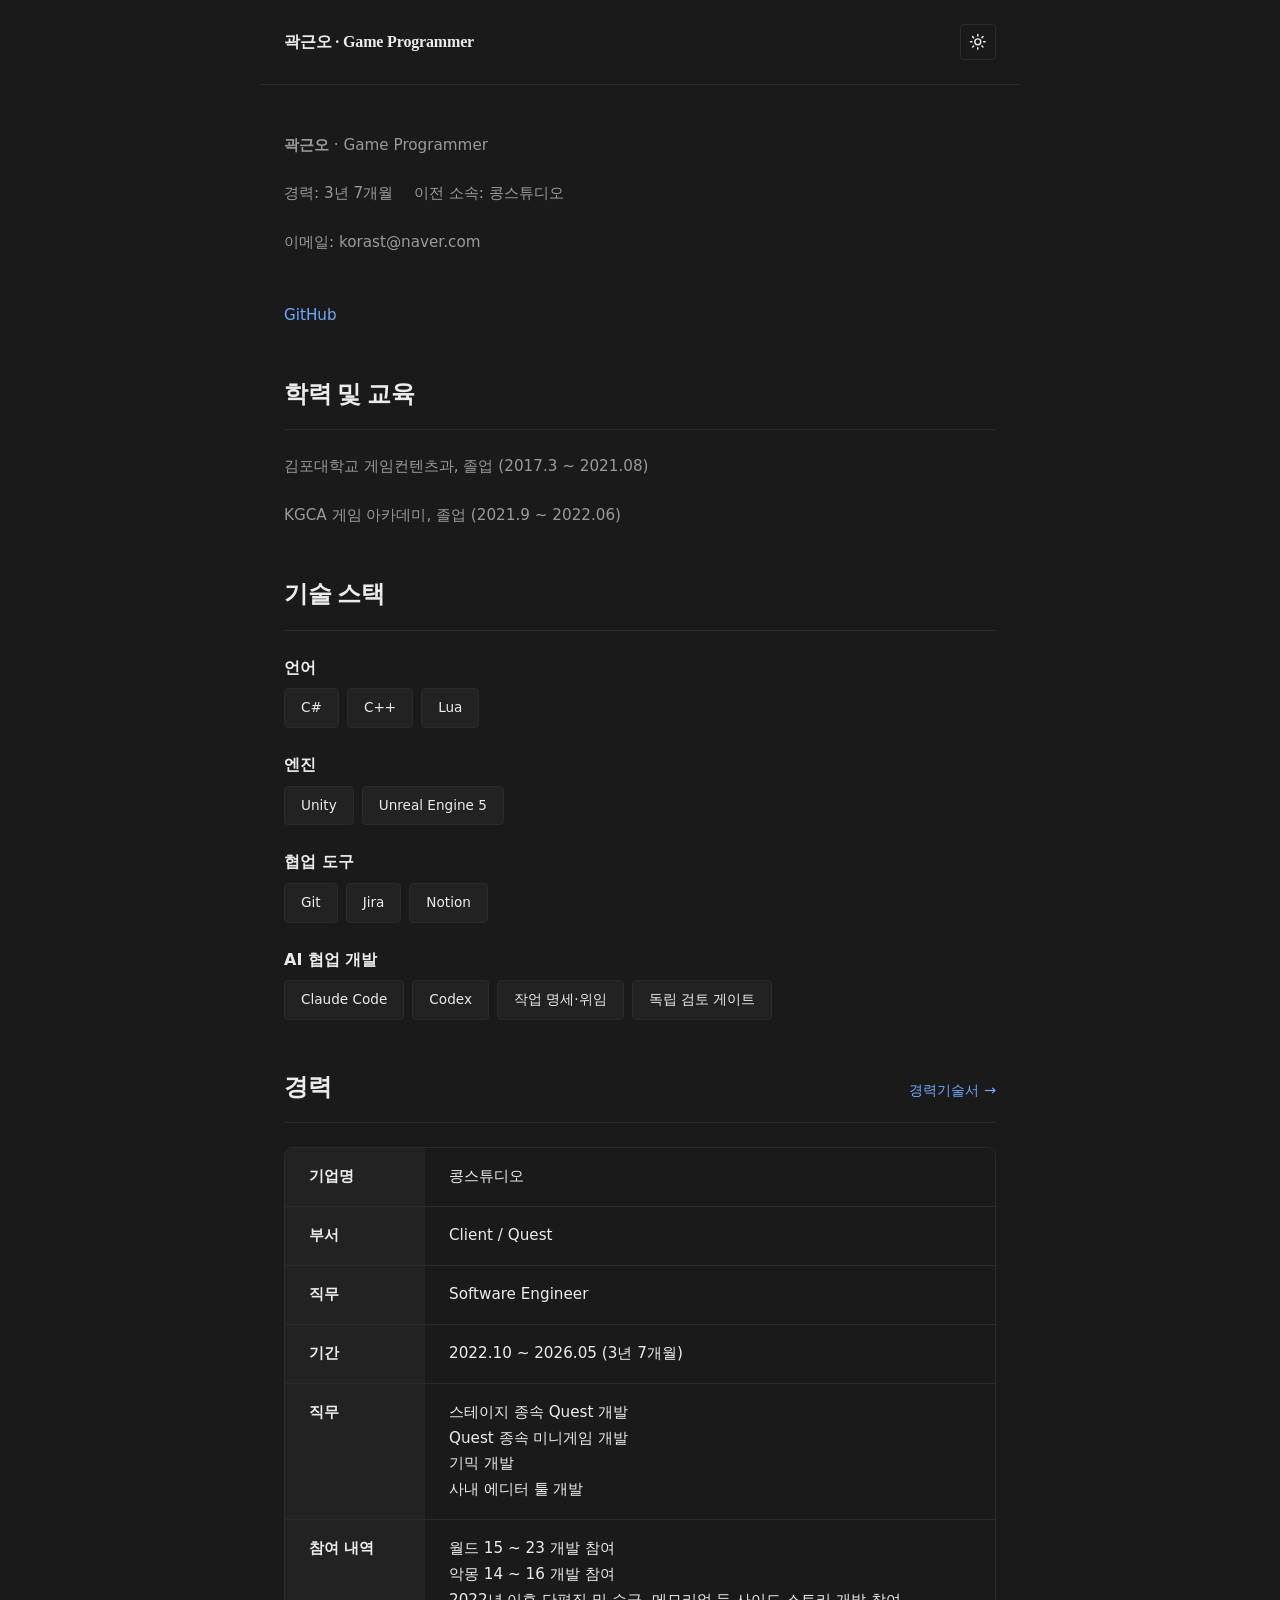
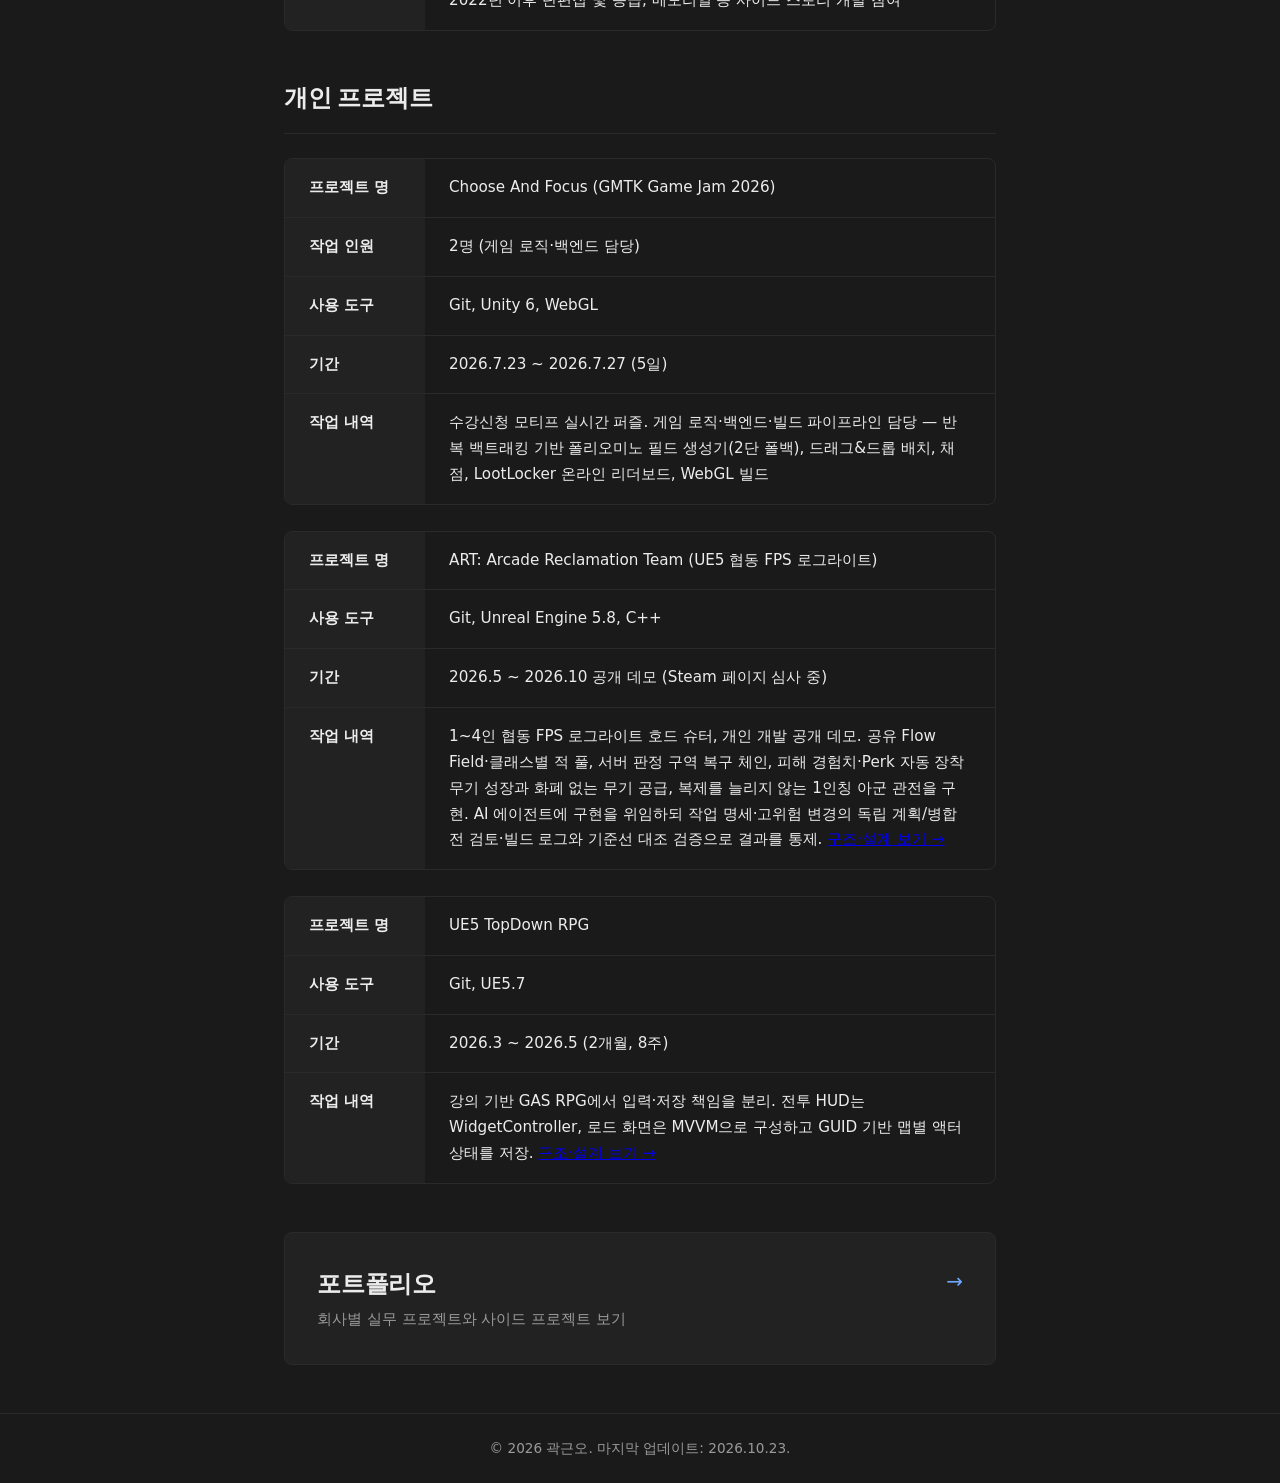
<file: index.html>
<!DOCTYPE html>
<html lang="ko">
<head>
  <meta charset="UTF-8">
  <meta name="viewport" content="width=device-width, initial-scale=1">
  <title>곽근오 · Game Programmer</title>
  <link rel="stylesheet" href="assets/css/tokens.css">
  <link rel="stylesheet" href="assets/css/main.css">
  <script>
    (function() {
      const THEME_KEY = 'theme';
      const DARK_THEME = 'dark';
      const LIGHT_THEME = 'light';
      const stored = localStorage.getItem(THEME_KEY);
      const theme = stored || DARK_THEME;
      if (theme === LIGHT_THEME) {
        document.documentElement.removeAttribute('data-theme');
      } else {
        document.documentElement.setAttribute('data-theme', DARK_THEME);
      }
    })();
  </script>
</head>
<body>
  <header>
    <a href="index.html" class="brand">곽근오 · Game Programmer</a>
    <button class="theme-toggle" type="button" aria-label="테마 전환">
      <svg class="icon icon-sun" viewBox="0 0 24 24" fill="none" stroke="currentColor" stroke-width="2" stroke-linecap="round" stroke-linejoin="round" aria-hidden="true">
        <circle cx="12" cy="12" r="4"/>
        <path d="M12 2v2M12 20v2M4.93 4.93l1.41 1.41M17.66 17.66l1.41 1.41M2 12h2M20 12h2M4.93 19.07l1.41-1.41M17.66 6.34l1.41-1.41"/>
      </svg>
      <svg class="icon icon-moon" viewBox="0 0 24 24" fill="none" stroke="currentColor" stroke-width="2" stroke-linecap="round" stroke-linejoin="round" aria-hidden="true">
        <path d="M21 12.79A9 9 0 1 1 11.21 3 7 7 0 0 0 21 12.79z"/>
      </svg>
    </button>
  </header>

  <main>
    <!-- Hero Section -->
    <section class="hero">
      <div class="hero-meta">
        <span><strong>곽근오</strong> · Game Programmer</span>
      </div>
      <div class="hero-meta">
        <span>경력: 3년 7개월</span>
        <span>이전 소속: 콩스튜디오</span><br><br>
        <span>이메일: korast@naver.com</span><br><br>
      </div>
      <div class="hero-links">
        <a href="https://github.com/Hato-1998" target="_blank" rel="noopener noreferrer">GitHub</a>
      </div>
    </section>

    <section class="career">
      <div class="section-header">
        <h2>학력 및 교육</h2>
      </div>

      <div class="hero-meta">
        <span>김포대학교 게임컨텐츠과, 졸업 (2017.3 ~ 2021.08)</span><br><br>
        <span>KGCA 게임 아카데미, 졸업 (2021.9 ~ 2022.06)</span>
      </div>
    </section>

    <!-- Tech Stack Section -->
    <section class="tech-stack">
      <h2>기술 스택</h2>

      <div class="tech-category">
        <div class="tech-category-title">언어</div>
        <div class="tech-tags">
          <span class="tech-tag">C#</span>
          <span class="tech-tag">C++</span>
          <span class="tech-tag">Lua</span>
        </div>
      </div>

      <div class="tech-category">
        <div class="tech-category-title">엔진</div>
        <div class="tech-tags">
          <span class="tech-tag">Unity</span>
          <span class="tech-tag">Unreal Engine 5</span>
        </div>
      </div>

      <div class="tech-category">
        <div class="tech-category-title">협업 도구</div>
        <div class="tech-tags">
          <span class="tech-tag">Git</span>
          <span class="tech-tag">Jira</span>
          <span class="tech-tag">Notion</span>
        </div>
      </div>

      <div class="tech-category">
        <div class="tech-category-title">AI 협업 개발</div>
        <div class="tech-tags">
          <span class="tech-tag">Claude Code</span>
          <span class="tech-tag">Codex</span>
          <span class="tech-tag">작업 명세·위임</span>
          <span class="tech-tag">독립 검토 게이트</span>
        </div>
      </div>
    </section>

    <!-- Career Section -->
    <section class="career">
      <div class="section-header">
        <h2>경력</h2>
        <a href="career.html" class="section-link">경력기술서 →</a>
      </div>

      <dl class="career-table">
        <dt>기업명</dt>
        <dd>콩스튜디오</dd>

        <dt>부서</dt>
        <dd>Client / Quest</dd>

        <dt>직무</dt>
        <dd>Software Engineer</dd>

        <dt>기간</dt>
        <dd>2022.10 ~ 2026.05 (3년 7개월)</dd>

        <dt>직무</dt>
        <dd>
          스테이지 종속 Quest 개발<br>
          Quest 종속 미니게임 개발<br>
          기믹 개발<br>
          사내 에디터 툴 개발
        </dd>

        <dt>참여 내역</dt>
        <dd>
          월드 15 ~ 23 개발 참여 <br>
          악몽 14 ~ 16 개발 참여<br>
          2022년 이후 단편집 및 승급, 메모리얼 등 사이드 스토리 개발 참여
        </dd>
      </dl>
    </section>

    <section class="career">
      <div class="section-header">
        <h2>개인 프로젝트</h2>
      </div>

      <dl class="career-table">
        <dt>프로젝트 명</dt>
        <dd>Choose And Focus (GMTK Game Jam 2026)</dd>

        <dt>작업 인원</dt>
        <dd>2명 (게임 로직·백엔드 담당)</dd>

        <dt>사용 도구</dt>
        <dd>Git, Unity 6, WebGL</dd>

        <dt>기간</dt>
        <dd>2026.7.23 ~ 2026.7.27 (5일)</dd>

        <dt>작업 내역</dt>
        <dd>
          수강신청 모티프 실시간 퍼즐. 게임 로직·백엔드·빌드 파이프라인 담당 — 반복 백트래킹 기반 폴리오미노 필드 생성기(2단 폴백), 드래그&amp;드롭 배치, 채점, LootLocker 온라인 리더보드, WebGL 빌드
        </dd>
      </dl><br>

      <dl class="career-table">
        <dt>프로젝트 명</dt>
        <dd>ART: Arcade Reclamation Team (UE5 협동 FPS 로그라이트)</dd>

        <dt>사용 도구</dt>
        <dd>Git, Unreal Engine 5.8, C++</dd>

        <dt>기간</dt>
        <dd>2026.5 ~ 2026.10 공개 데모 (Steam 페이지 심사 중)</dd>

        <dt>작업 내역</dt>
        <dd>
          1~4인 협동 FPS 로그라이트 호드 슈터, 개인 개발 공개 데모. 공유 Flow Field·클래스별 적 풀, 서버 판정 구역 복구 체인, 피해 경험치·Perk 자동 장착 무기 성장과 화폐 없는 무기 공급, 복제를 늘리지 않는 1인칭 아군 관전을 구현. AI 에이전트에 구현을 위임하되 작업 명세·고위험 변경의 독립 계획/병합 전 검토·빌드 로그와 기준선 대조 검증으로 결과를 통제. <a href="projects/fps-roguelite.html">구조·설계 보기 →</a>
        </dd>
      </dl><br>

      <dl class="career-table">
        <dt>프로젝트 명</dt>
        <dd>UE5 TopDown RPG</dd>

        <dt>사용 도구</dt>
        <dd>Git, UE5.7</dd>

        <dt>기간</dt>
        <dd>2026.3 ~ 2026.5 (2개월, 8주)</dd>

        <dt>작업 내역</dt>
        <dd>
          강의 기반 GAS RPG에서 입력·저장 책임을 분리. 전투 HUD는 WidgetController, 로드 화면은 MVVM으로 구성하고 GUID 기반 맵별 액터 상태를 저장. <a href="projects/ue5-topdown-rpg.html">구조·설계 보기 →</a>
        </dd>
      </dl>

    </section>

    <!-- Portfolio Link Section -->
    <section class="portfolio-link-section">
      <a href="portfolio.html" class="portfolio-link-card">
        <div class="portfolio-link-title">포트폴리오</div>
        <div class="portfolio-link-sub">회사별 실무 프로젝트와 사이드 프로젝트 보기</div>
        <div class="portfolio-link-arrow" aria-hidden="true">→</div>
      </a>
    </section>
  </main>

  <footer>
    <p>&copy; 2026 곽근오. 마지막 업데이트: 2026.10.23.</p>
  </footer>

  <script src="assets/js/theme-toggle.js"></script>
</body>
</html>
</file>
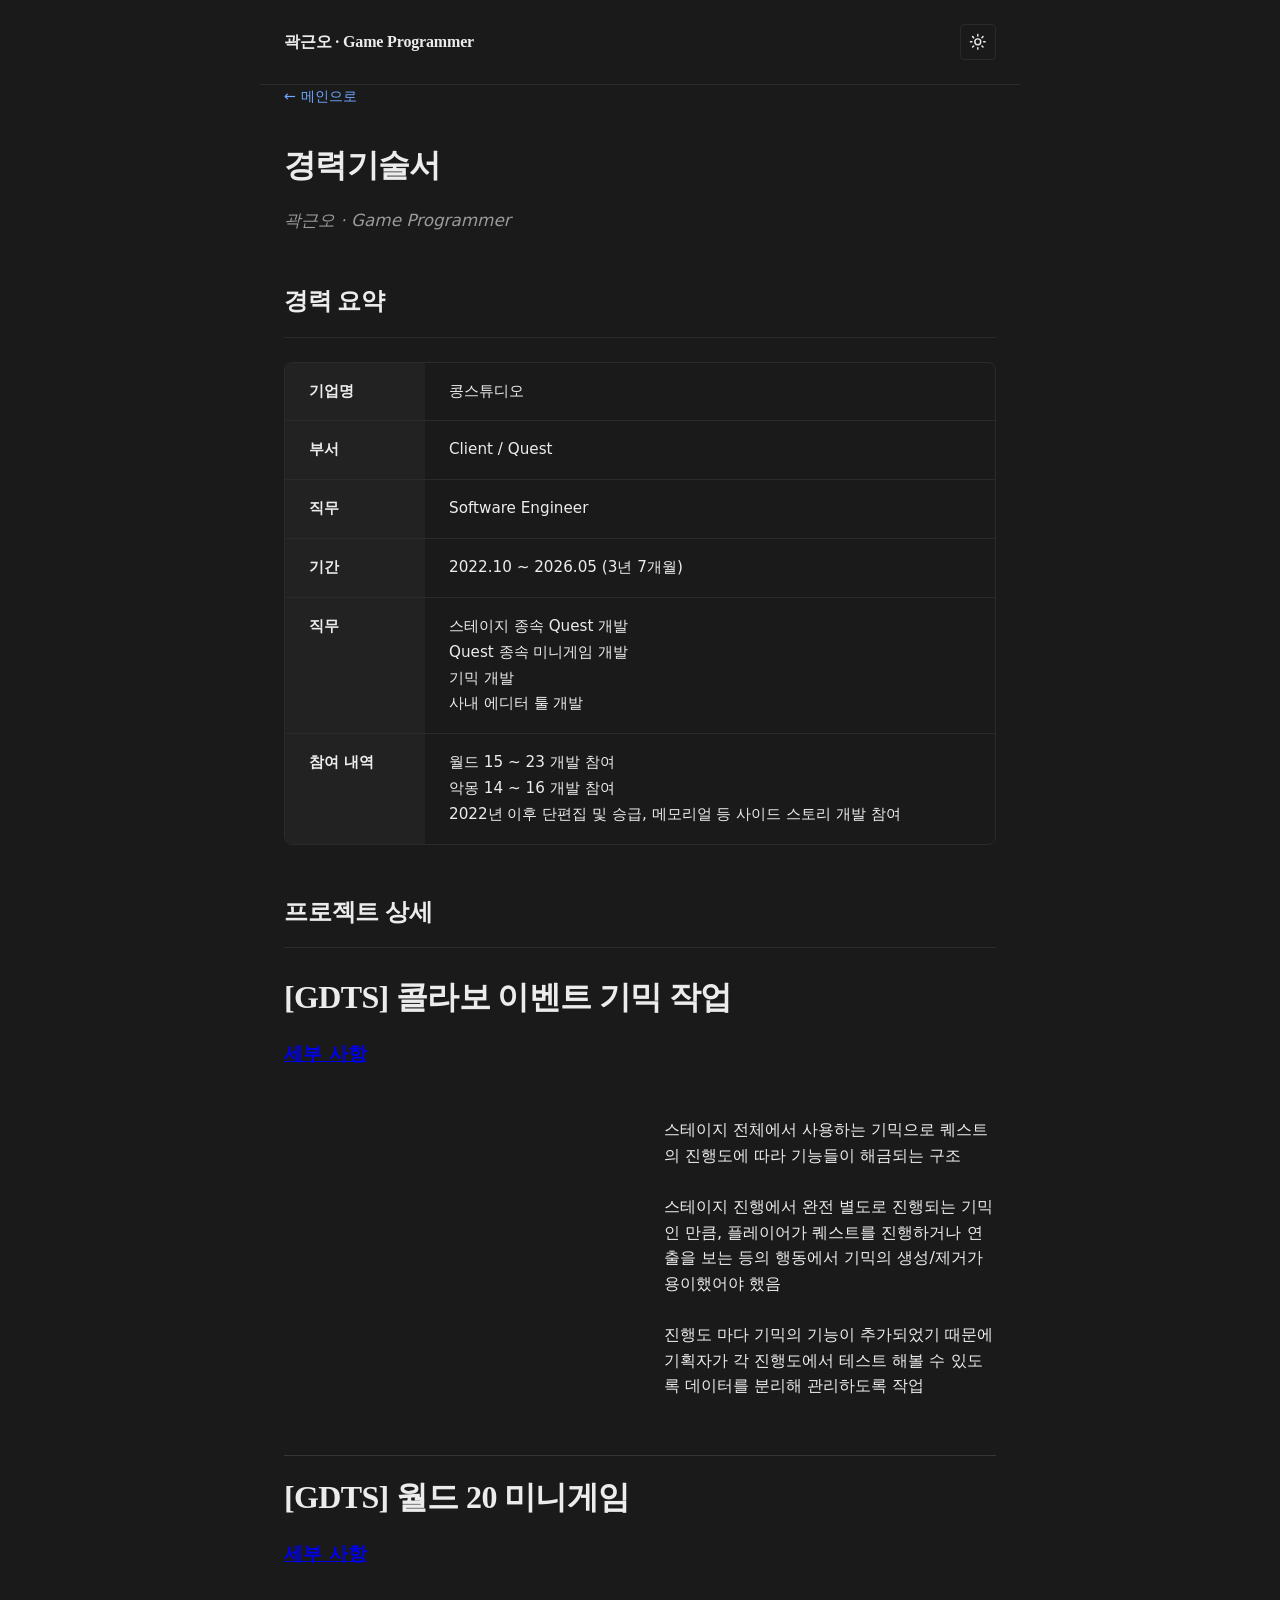
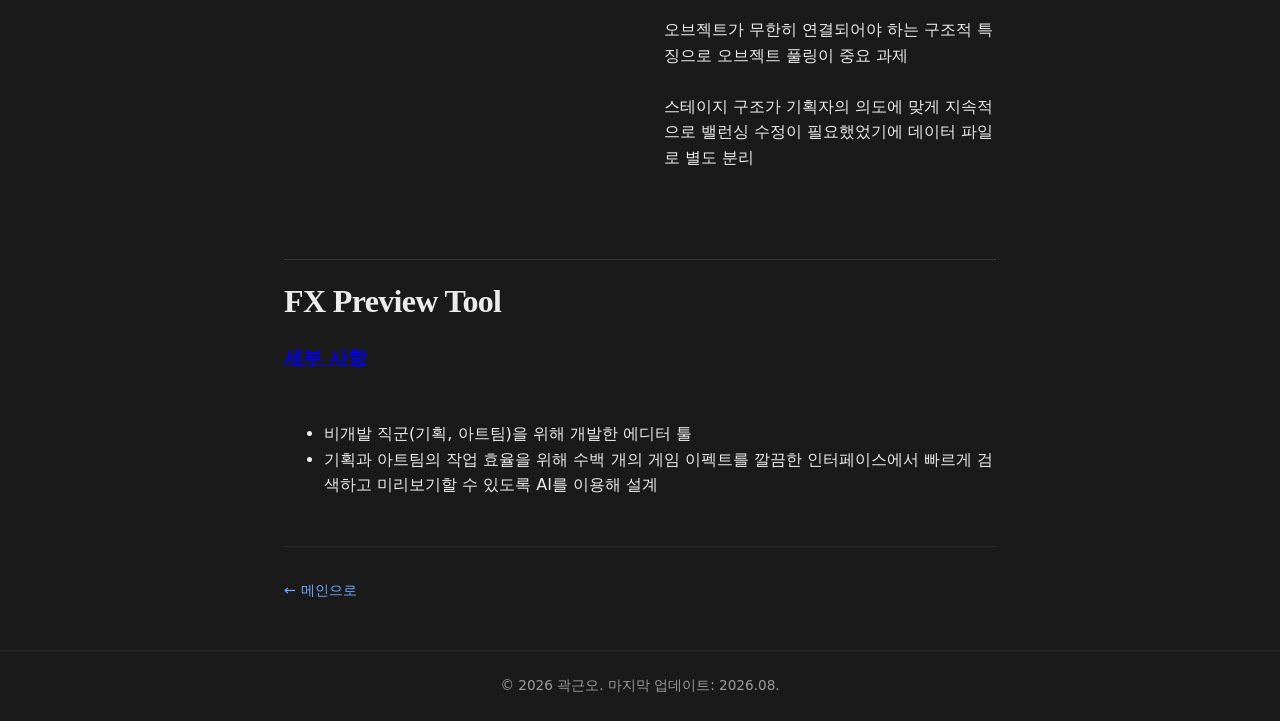
<file: career.html>
<!DOCTYPE html>
<html lang="ko">
<head>
  <meta charset="UTF-8">
  <meta name="viewport" content="width=device-width, initial-scale=1">
  <title>경력기술서 · 곽근오</title>
  <link rel="stylesheet" href="assets/css/tokens.css">
  <link rel="stylesheet" href="assets/css/main.css">
  <script>
    (function() {
      const THEME_KEY = 'theme';
      const DARK_THEME = 'dark';
      const LIGHT_THEME = 'light';
      const stored = localStorage.getItem(THEME_KEY);
      const theme = stored || DARK_THEME;
      if (theme === LIGHT_THEME) {
        document.documentElement.removeAttribute('data-theme');
      } else {
        document.documentElement.setAttribute('data-theme', DARK_THEME);
      }
    })();
  </script>
</head>
<body>
  <header>
    <a href="index.html" class="brand">곽근오 · Game Programmer</a>
    <button class="theme-toggle" type="button" aria-label="테마 전환">
      <svg class="icon icon-sun" viewBox="0 0 24 24" fill="none" stroke="currentColor" stroke-width="2" stroke-linecap="round" stroke-linejoin="round" aria-hidden="true">
        <circle cx="12" cy="12" r="4"/>
        <path d="M12 2v2M12 20v2M4.93 4.93l1.41 1.41M17.66 17.66l1.41 1.41M2 12h2M20 12h2M4.93 19.07l1.41-1.41M17.66 6.34l1.41-1.41"/>
      </svg>
      <svg class="icon icon-moon" viewBox="0 0 24 24" fill="none" stroke="currentColor" stroke-width="2" stroke-linecap="round" stroke-linejoin="round" aria-hidden="true">
        <path d="M21 12.79A9 9 0 1 1 11.21 3 7 7 0 0 0 21 12.79z"/>
      </svg>
    </button>
  </header>

  <main>
    <div class="breadcrumb">
      <a href="index.html">← 메인으로</a>
    </div>

    <article class="project-hero">
      <h1>경력기술서</h1>
      <div class="project-tagline">곽근오 · Game Programmer</div>
    </article>

    <section class="career">
      <h2>경력 요약</h2>
      <dl class="career-table">
        <dt>기업명</dt>
        <dd>콩스튜디오</dd>

        <dt>부서</dt>
        <dd>Client / Quest</dd>

        <dt>직무</dt>
        <dd>Software Engineer</dd>

        <dt>기간</dt>
        <dd>2022.10 ~ 2026.05 (3년 7개월)</dd>

        <dt>직무</dt>
        <dd>
          스테이지 종속 Quest 개발<br>
          Quest 종속 미니게임 개발<br>
          기믹 개발<br>
          사내 에디터 툴 개발
        </dd>

        <dt>참여 내역</dt>
        <dd>
          월드 15 ~ 23 개발 참여 <br>
          악몽 14 ~ 16 개발 참여<br>
          2022년 이후 단편집 및 승급, 메모리얼 등 사이드 스토리 개발 참여
        </dd>
      </dl>
    </section>

    <section class="key-contributions">
      <h2>프로젝트 상세</h2>
      <article class="project-hero">
        <h1>[GDTS] 콜라보 이벤트 기믹 작업</h1>
        <h3><a href="projects/Collabo-Stage-Gimmick.html">세부 사항</a></h3>
      </article>
      <section class="project-overview">
        <div style="display:flex; gap:20px; align-items:flex-start; flex-wrap:wrap;">
          <div style="flex:0 0 360px; width:360px;">
            <iframe
                    id="overview-video"
                    width="100%"
                    style="aspect-ratio:16 / 9; border:0; border-radius:12px;"
                    src="https://www.youtube-nocookie.com/embed/u8asSqNxdyk?enablejsapi=1&start=826"
                    title="유튜브 영상"
                    allow="accelerometer; autoplay; clipboard-write; encrypted-media; gyroscope; picture-in-picture; web-share"
                    allowfullscreen>
            </iframe>
          </div>

          <div style="flex:1; min-width:280px;">
            <p>
              스테이지 전체에서 사용하는 기믹으로 퀘스트의 진행도에 따라 기능들이 해금되는 구조<br><br>
              스테이지 진행에서 완전 별도로 진행되는 기믹인 만큼, 플레이어가 퀘스트를 진행하거나 연출을 보는 등의 행동에서
              기믹의 생성/제거가 용이했어야 했음<br><br>
              진행도 마다 기믹의 기능이 추가되었기 때문에 기획자가 각 진행도에서 테스트 해볼 수 있도록 데이터를 분리해 관리하도록 작업
            </p>
          </div>
        </div>

        <script src="https://www.youtube.com/iframe_api"></script>
        <script>
          let overviewPlayer;

          function onYouTubeIframeAPIReady() {
            overviewPlayer = new YT.Player('overview-video', {
              events: {
                onReady: function (event) {
                  event.target.setVolume(25);
                }
              }
            });
          }
        </script>
      </section>
      
      <hr style="border:0; border-top:1px solid rgba(255,255,255,0.12); margin:16px 0;">

      <article class="project-hero">
        <h1>[GDTS] 월드 20 미니게임</h1>
        <h3><a href="projects/tunnel-run.html">세부 사항</a></h3>
      </article>
      <section class="project-overview">
        <div style="display:flex; gap:20px; align-items:flex-start; flex-wrap:wrap;">
          <div style="flex:0 0 360px; width:360px;">
            <iframe
                    id="overview-video"
                    width="100%"
                    style="aspect-ratio:16 / 9; border:0; border-radius:12px;"
                    src="https://www.youtube-nocookie.com/embed/YUv4AB_B2E8?enablejsapi=1&start=109"
                    title="유튜브 영상"
                    allow="accelerometer; autoplay; clipboard-write; encrypted-media; gyroscope; picture-in-picture; web-share"
                    allowfullscreen>
            </iframe>
          </div>

          <div style="flex:1; min-width:280px;">
            <p>
              오브젝트가 무한히 연결되어야 하는 구조적 특징으로 오브젝트 풀링이 중요 과제<br><br>
              스테이지 구조가 기획자의 의도에 맞게 지속적으로 밸런싱 수정이 필요했었기에 데이터 파일로 별도 분리<br><br>
            </p>
          </div>
        </div>

        <script src="https://www.youtube.com/iframe_api"></script>
        <script>
          let overviewPlayer;

          function onYouTubeIframeAPIReady() {
            overviewPlayer = new YT.Player('overview-video', {
              events: {
                onReady: function (event) {
                  event.target.setVolume(25);
                }
              }
            });
          }
        </script>
      </section>

      <hr style="border:0; border-top:1px solid rgba(255,255,255,0.12); margin:16px 0;">

      <article class="project-hero">
        <h1>FX Preview Tool</h1>
        <h3><a href="projects/fx-preview-browser.html">세부 사항</a></h3>
      </article>

      <section class="project-overview">
        <ul style="margin-top: 0; padding-left: 40px;">
          <li>비개발 직군(기획, 아트팀)을 위해 개발한 에디터 툴</li>
          <li>기획과 아트팀의 작업 효율을 위해 수백 개의 게임 이펙트를 깔끔한 인터페이스에서 빠르게 검색하고 미리보기할 수 있도록 AI를 이용해 설계</li>
        </ul>
      </section>
      
    </section>

    <div class="breadcrumb breadcrumb-bottom">
      <a href="index.html">← 메인으로</a>
    </div>
  </main>

  <footer>
    <p>&copy; 2026 곽근오. 마지막 업데이트: 2026.08.</p>
  </footer>

  <script src="assets/js/theme-toggle.js"></script>
</body>
</html>
</file>
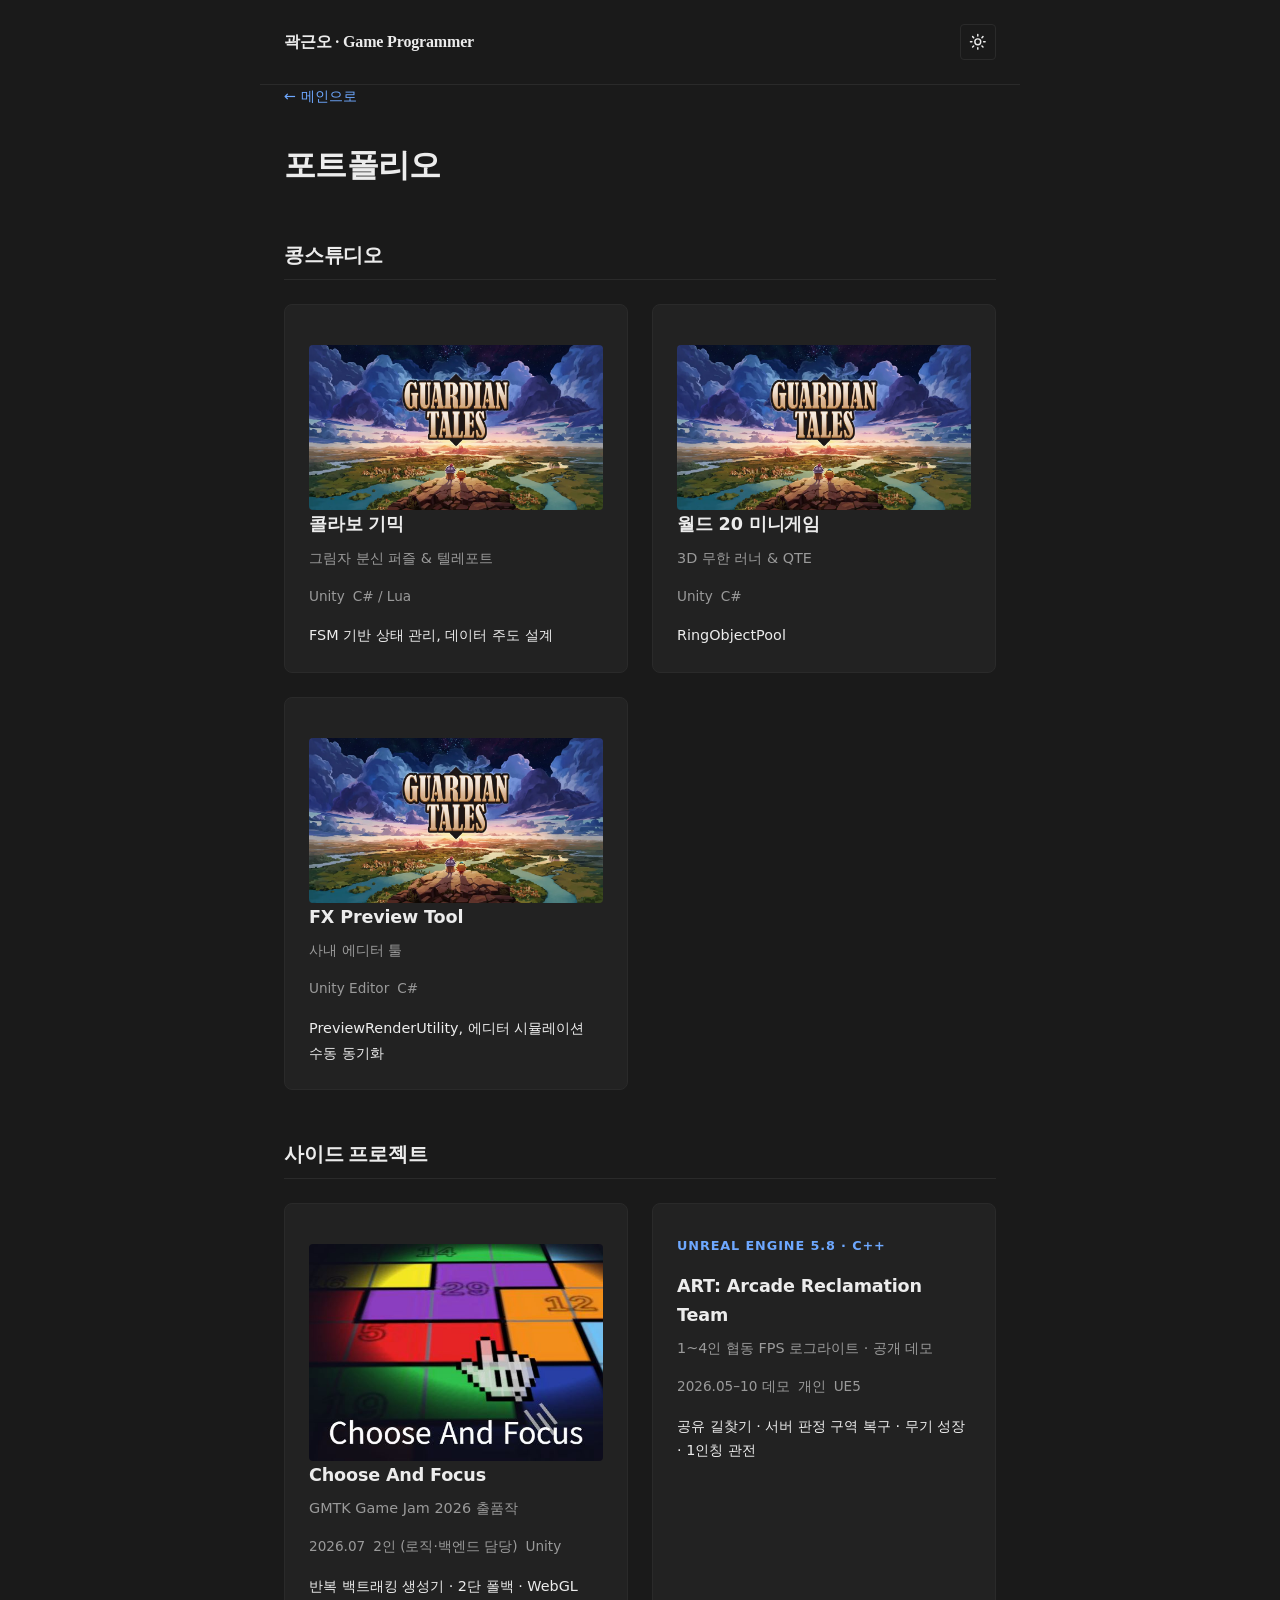
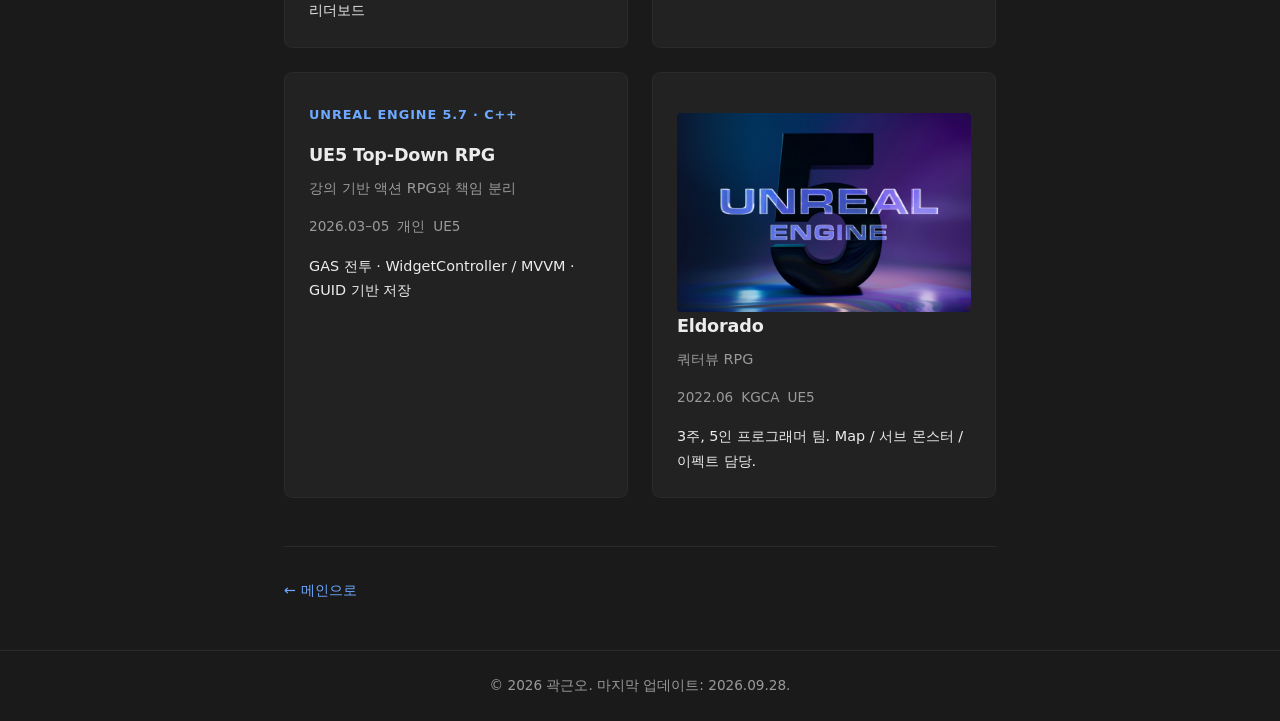
<file: portfolio.html>
<!DOCTYPE html>
<html lang="ko">
<head>
  <meta charset="UTF-8">
  <meta name="viewport" content="width=device-width, initial-scale=1">
  <title>포트폴리오 · 곽근오</title>
  <link rel="stylesheet" href="assets/css/tokens.css">
  <link rel="stylesheet" href="assets/css/main.css">
  <script>
    (function() {
      const THEME_KEY = 'theme';
      const DARK_THEME = 'dark';
      const LIGHT_THEME = 'light';
      const stored = localStorage.getItem(THEME_KEY);
      const theme = stored || DARK_THEME;
      if (theme === LIGHT_THEME) {
        document.documentElement.removeAttribute('data-theme');
      } else {
        document.documentElement.setAttribute('data-theme', DARK_THEME);
      }
    })();
  </script>
</head>
<body>
  <header>
    <a href="index.html" class="brand">곽근오 · Game Programmer</a>
    <button class="theme-toggle" type="button" aria-label="테마 전환">
      <svg class="icon icon-sun" viewBox="0 0 24 24" fill="none" stroke="currentColor" stroke-width="2" stroke-linecap="round" stroke-linejoin="round" aria-hidden="true">
        <circle cx="12" cy="12" r="4"/>
        <path d="M12 2v2M12 20v2M4.93 4.93l1.41 1.41M17.66 17.66l1.41 1.41M2 12h2M20 12h2M4.93 19.07l1.41-1.41M17.66 6.34l1.41-1.41"/>
      </svg>
      <svg class="icon icon-moon" viewBox="0 0 24 24" fill="none" stroke="currentColor" stroke-width="2" stroke-linecap="round" stroke-linejoin="round" aria-hidden="true">
        <path d="M21 12.79A9 9 0 1 1 11.21 3 7 7 0 0 0 21 12.79z"/>
      </svg>
    </button>
  </header>

  <main>
    <div class="breadcrumb">
      <a href="index.html">← 메인으로</a>
    </div>

    <article class="project-hero">
      <h1>포트폴리오</h1>
    </article>

    <section class="portfolio-group">
      <h3 class="portfolio-group-title">콩스튜디오</h3>
      <div class="projects-grid">
        <a href="projects/Collabo-Stage-Gimmick.html" class="project-card">
          <img src="assets/images/placeholders/GuardianTales.jpg" alt="클레바테스 콜라보 기믹" class="project-image">
          <h3>콜라보 기믹</h3>
          <div class="tagline">그림자 분신 퍼즐 &amp; 텔레포트</div>
          <div class="project-meta">
            <span>Unity</span>
            <span>C# / Lua</span>
          </div>
          <p class="project-description">FSM 기반 상태 관리, 데이터 주도 설계</p>
        </a>

        <a href="projects/tunnel-run.html" class="project-card">
          <img src="assets/images/placeholders/GuardianTales.jpg" alt="터널 런 미니게임" class="project-image">
          <h3>월드 20 미니게임</h3>
          <div class="tagline">3D 무한 러너 &amp; QTE</div>
          <div class="project-meta">
            <span>Unity</span>
            <span>C#</span>
          </div>
          <p class="project-description">RingObjectPool</p>
        </a>

        <a href="projects/fx-preview-browser.html" class="project-card">
          <img src="assets/images/placeholders/GuardianTales.jpg" alt="FX Preview Browser" class="project-image">
          <h3>FX Preview Tool</h3>
          <div class="tagline">사내 에디터 툴</div>
          <div class="project-meta">
            <span>Unity Editor</span>
            <span>C#</span>
          </div>
          <p class="project-description">PreviewRenderUtility, 에디터 시뮬레이션 수동 동기화</p>
        </a>
      </div>
    </section>

    <section class="portfolio-group">
      <h2 class="portfolio-group-title">사이드 프로젝트</h2>
      <div class="projects-grid">
        <a href="projects/choose-and-focus.html" class="project-card">
          <img src="assets/images/placeholders/choose-and-focus.jpg" alt="Choose And Focus" class="project-image">
          <h3>Choose And Focus</h3>
          <div class="tagline">GMTK Game Jam 2026 출품작</div>
          <div class="project-meta">
            <span>2026.07</span>
            <span>2인 (로직·백엔드 담당)</span>
            <span>Unity</span>
          </div>
          <p class="project-description">반복 백트래킹 생성기 · 2단 폴백 · WebGL 리더보드</p>
        </a>

        <a href="projects/fps-roguelite.html" class="project-card">
          <p class="project-category">UNREAL ENGINE 5.8 · C++</p>
          <h3>ART: Arcade Reclamation Team</h3>
          <div class="tagline">1~4인 협동 FPS 로그라이트 · 공개 데모</div>
          <div class="project-meta">
            <span>2026.05–10 데모</span>
            <span>개인</span>
            <span>UE5</span>
          </div>
          <p class="project-description">공유 길찾기 · 서버 판정 구역 복구 · 무기 성장 · 1인칭 관전</p>
        </a>

        <a href="projects/ue5-topdown-rpg.html" class="project-card">
          <p class="project-category">UNREAL ENGINE 5.7 · C++</p>
          <h3>UE5 Top-Down RPG</h3>
          <div class="tagline">강의 기반 액션 RPG와 책임 분리</div>
          <div class="project-meta">
            <span>2026.03–05</span>
            <span>개인</span>
            <span>UE5</span>
          </div>
          <p class="project-description">GAS 전투 · WidgetController / MVVM · GUID 기반 저장</p>
        </a>

        <a href="https://youtu.be/j-3ZLWtTUk4" class="project-card">
          <img src="assets/images/placeholders/Unreal5.png" alt="Eldorado 프로젝트" class="project-image">
          <h3>Eldorado</h3>
          <div class="tagline">쿼터뷰 RPG</div>
          <div class="project-meta">
            <span>2022.06</span>
            <span>KGCA</span>
            <span>UE5</span>
          </div>
          <p class="project-description">3주, 5인 프로그래머 팀. Map / 서브 몬스터 / 이펙트 담당.</p>
        </a>
      </div>
    </section>

    <div class="breadcrumb breadcrumb-bottom">
      <a href="index.html">← 메인으로</a>
    </div>
  </main>

  <footer>
    <p>&copy; 2026 곽근오. 마지막 업데이트: 2026.09.28.</p>
  </footer>

  <script src="assets/js/theme-toggle.js"></script>
</body>
</html>
</file>
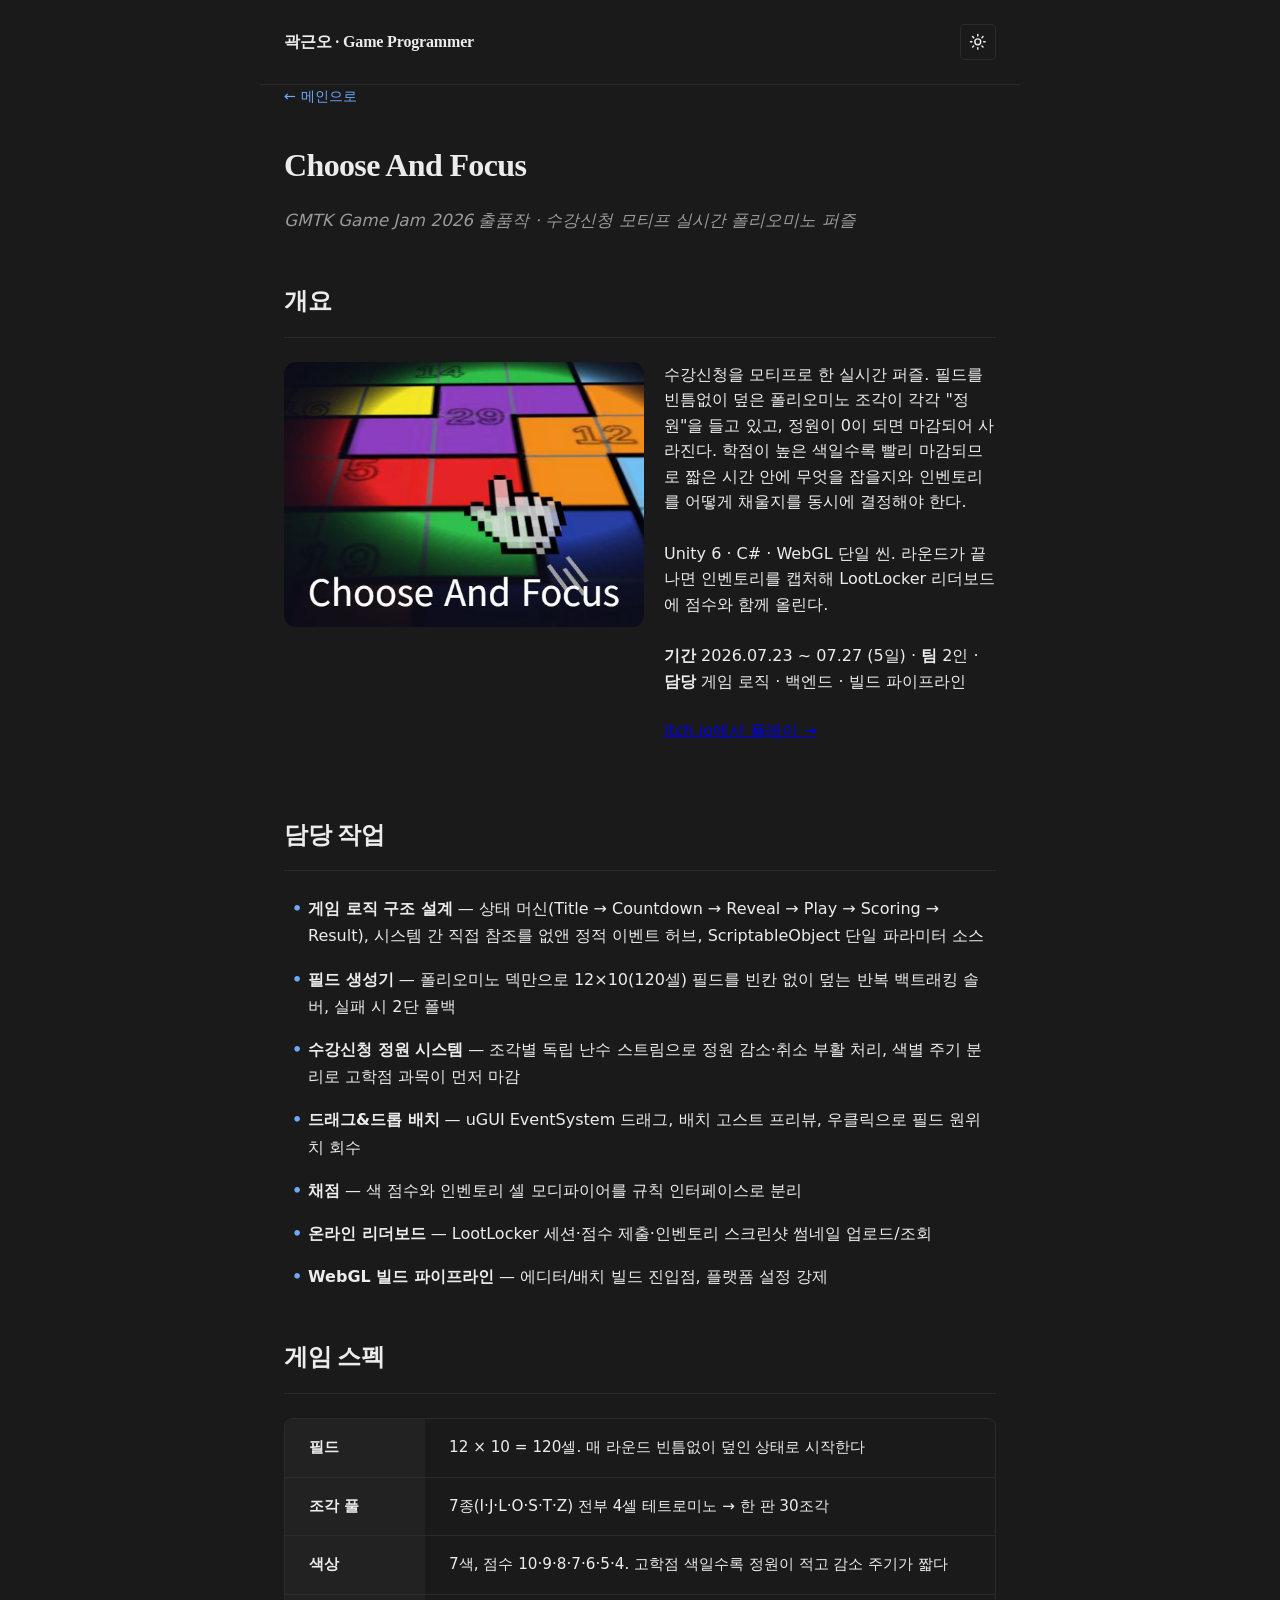
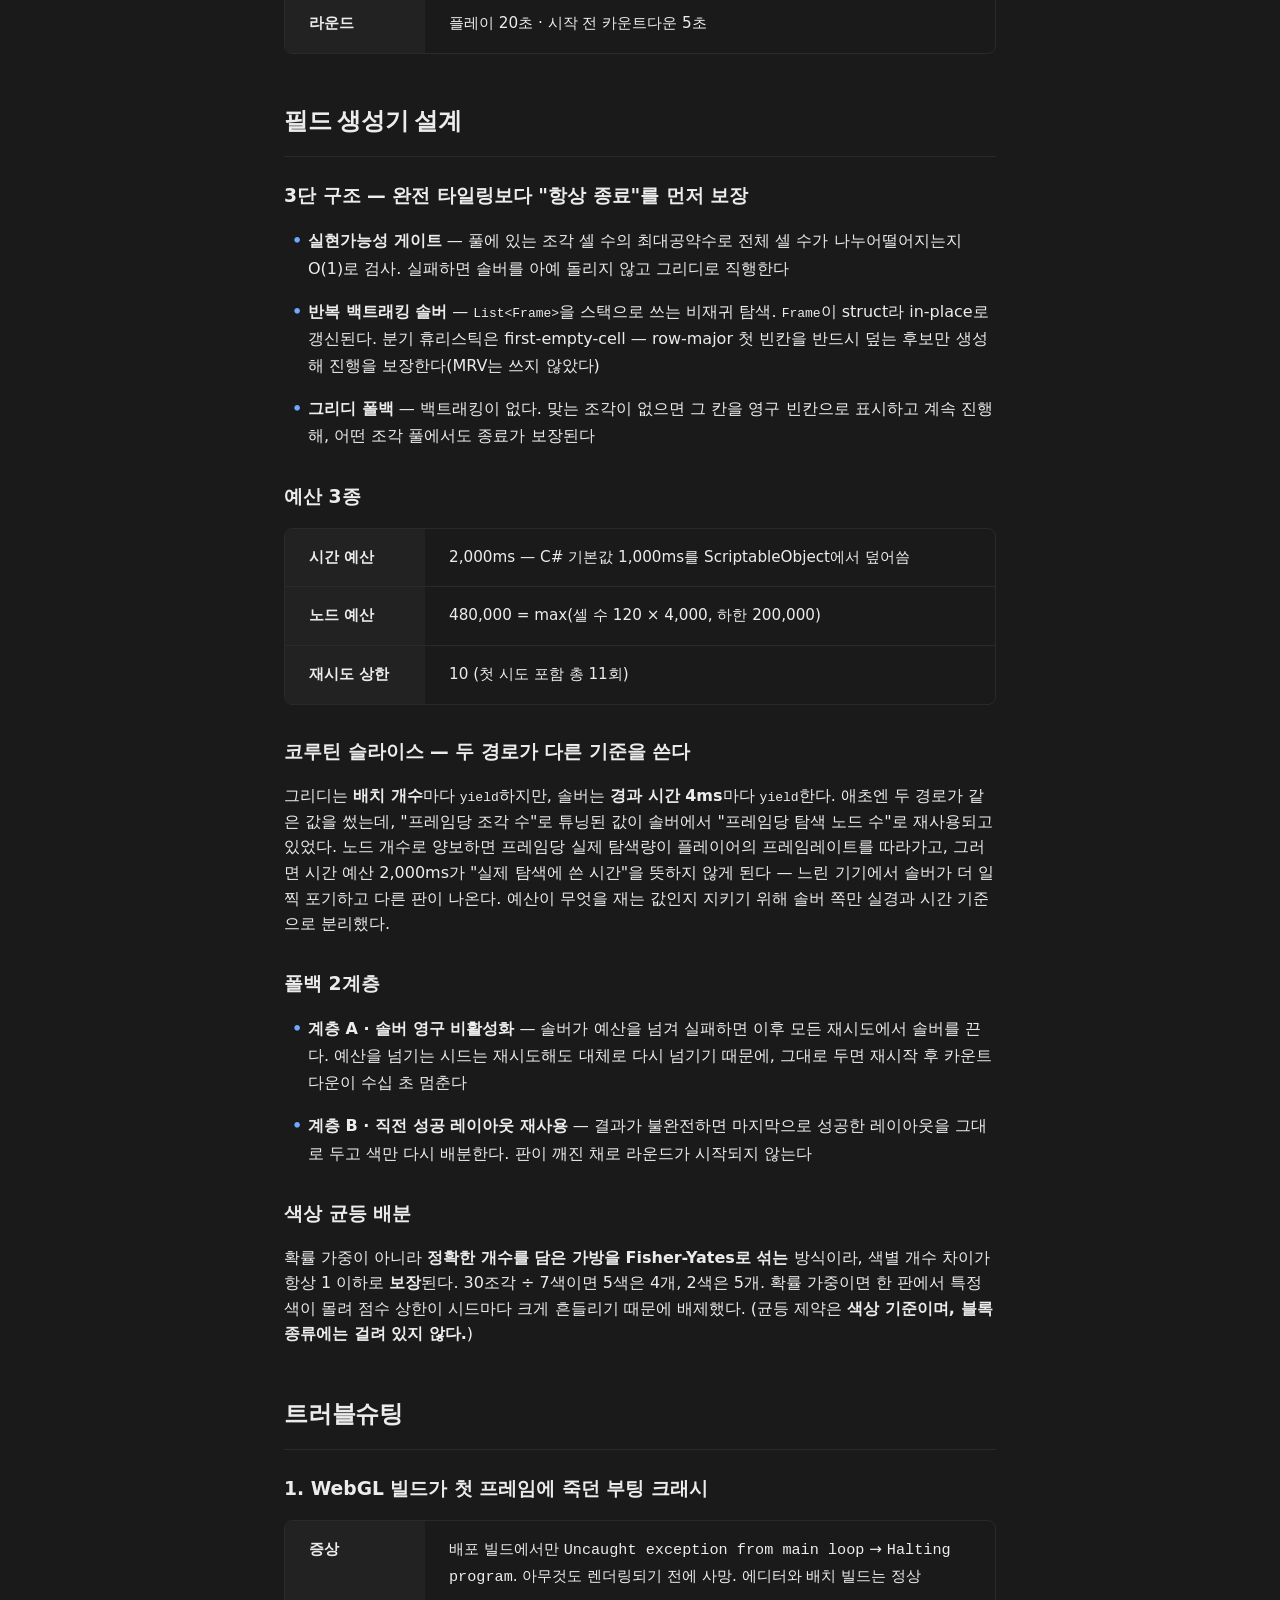
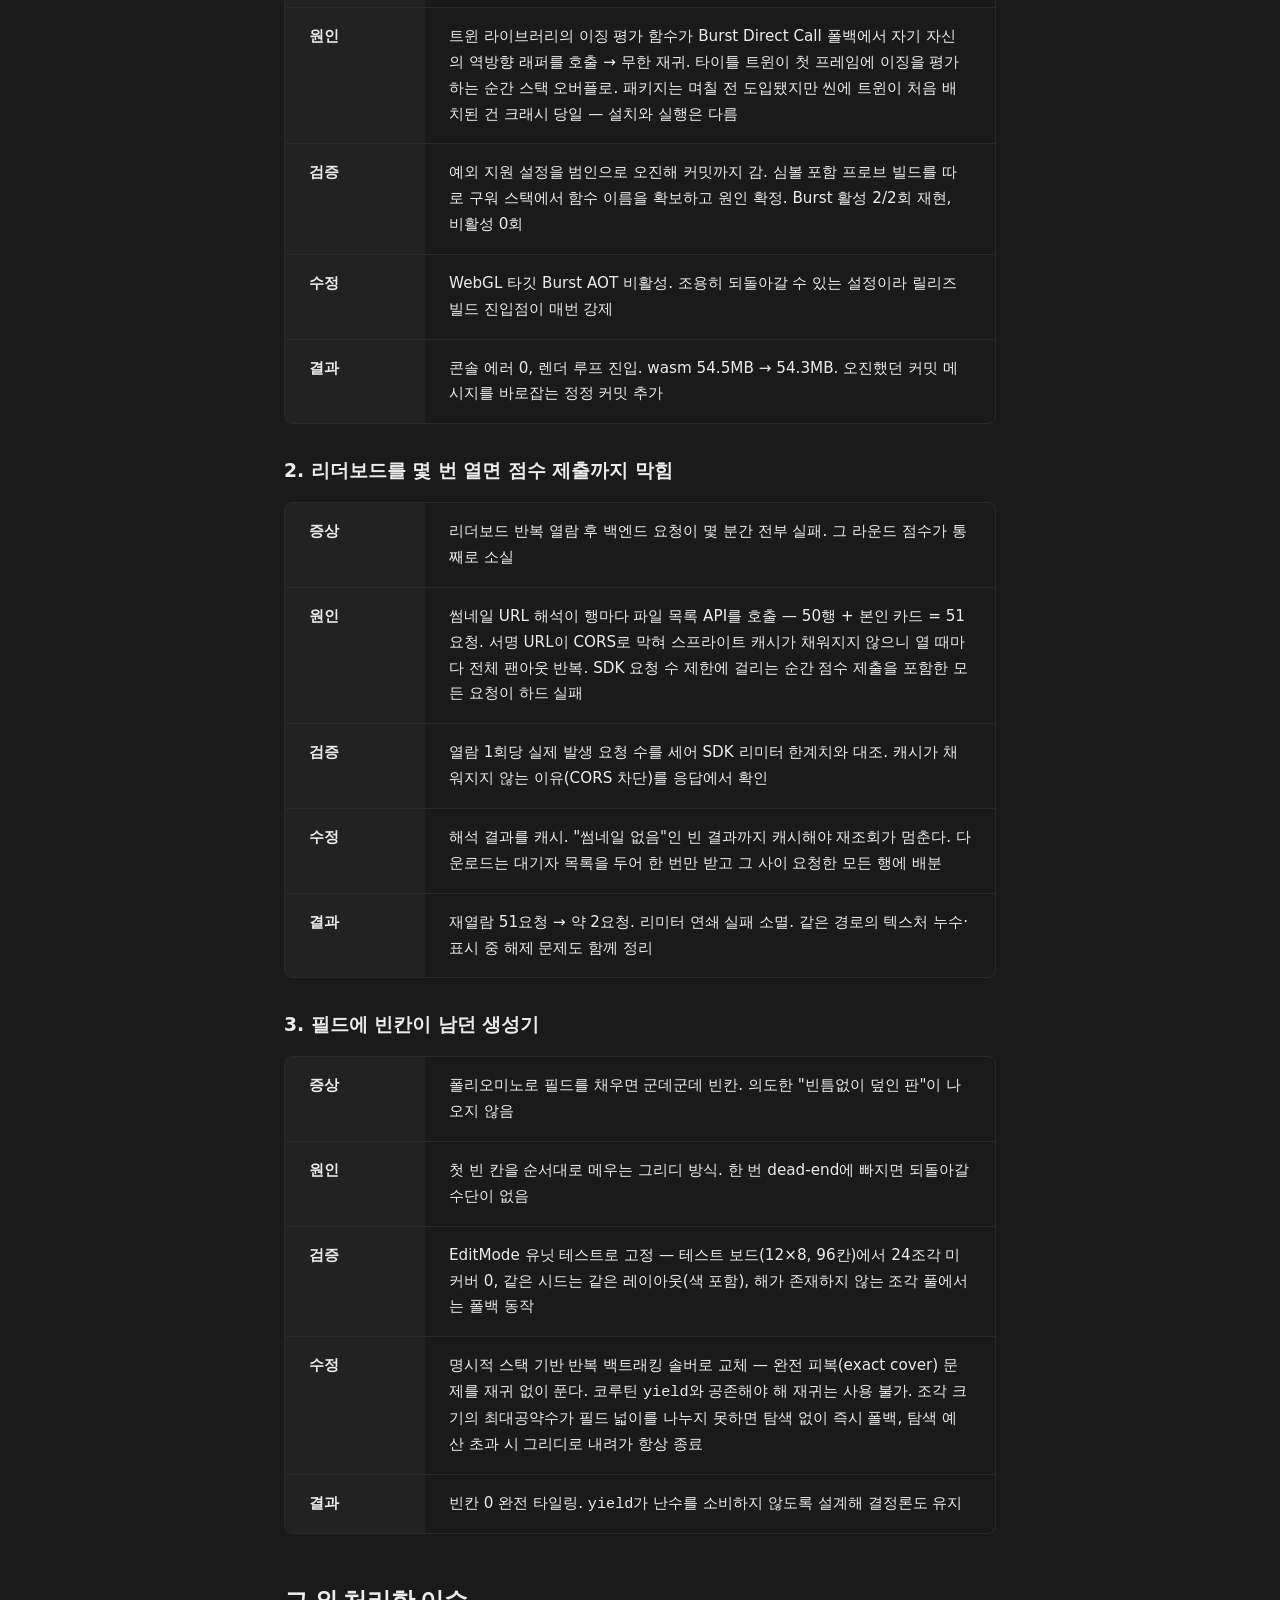
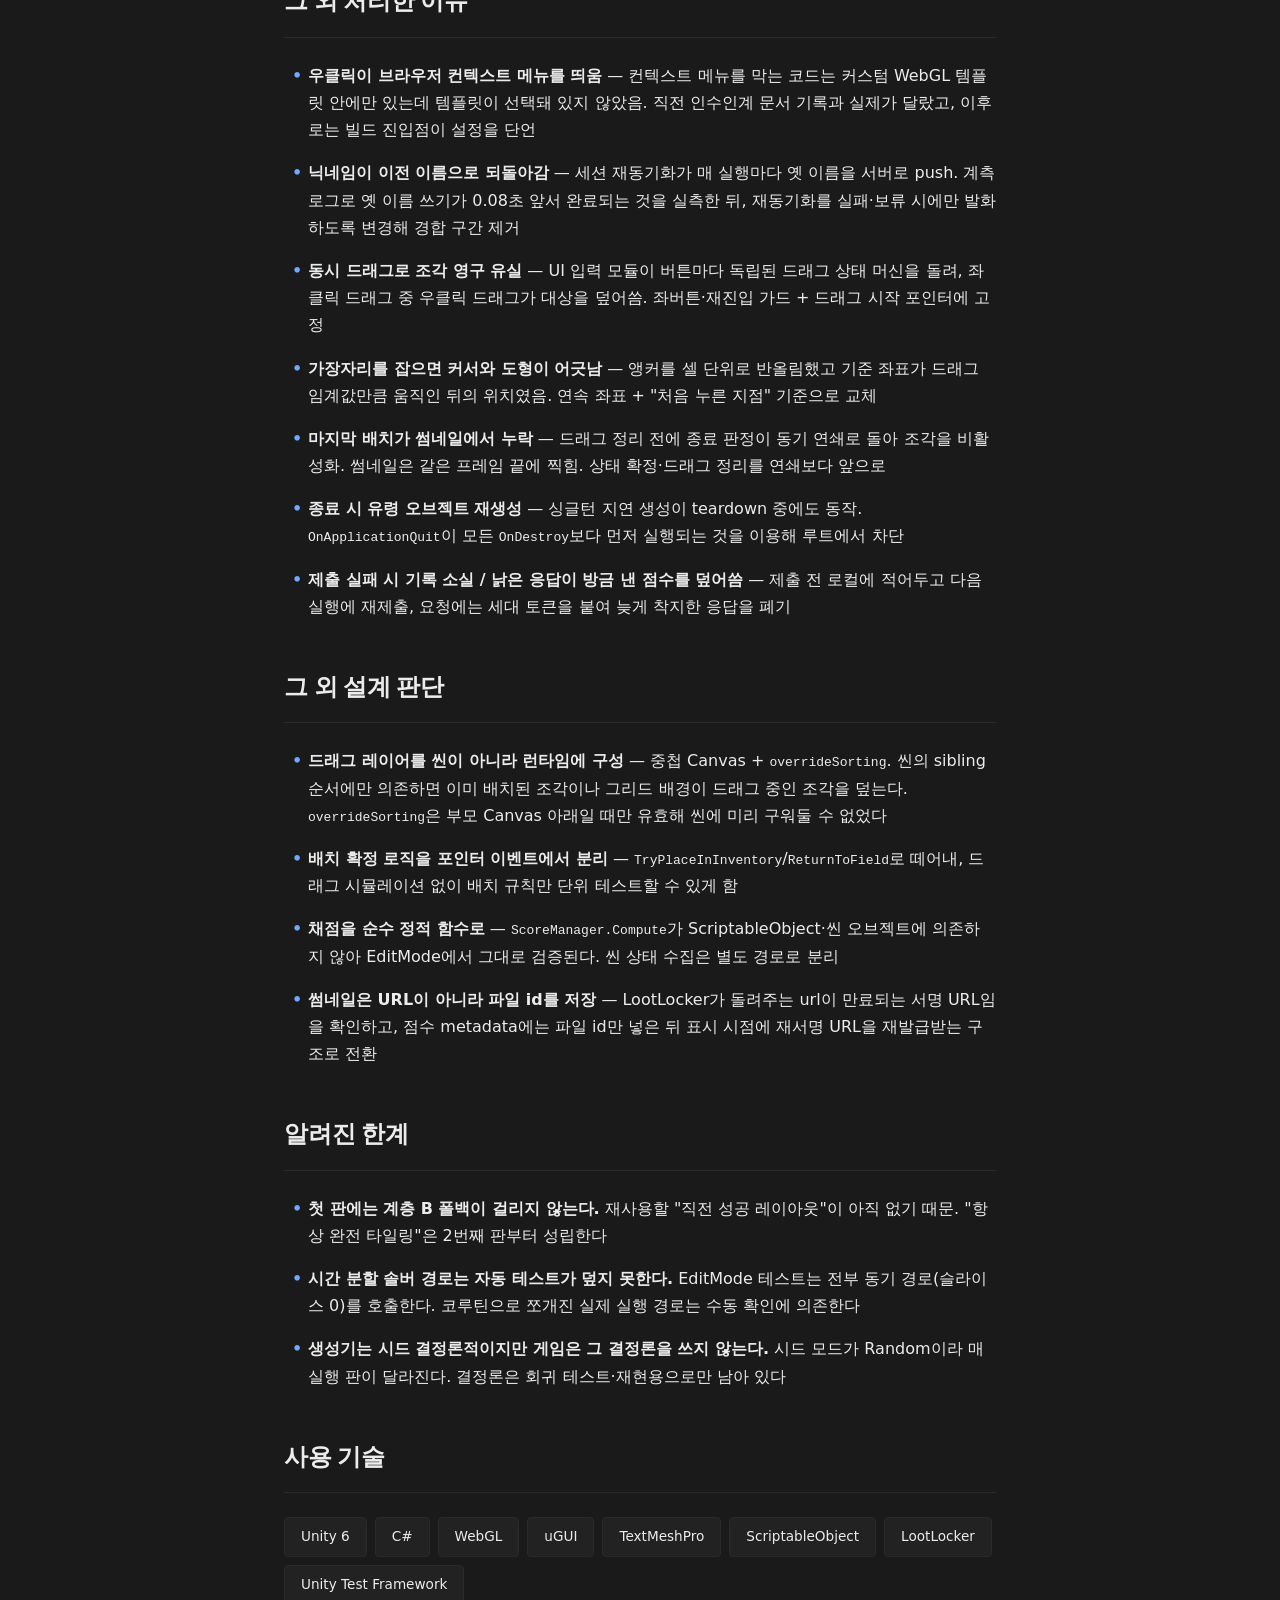
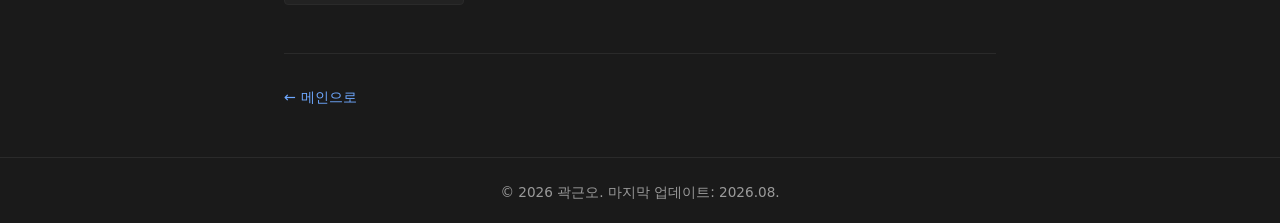
<file: projects/choose-and-focus.html>
<!DOCTYPE html>
<html lang="ko">
<head>
  <meta charset="UTF-8">
  <meta name="viewport" content="width=device-width, initial-scale=1">
  <title>Choose And Focus · 곽근오 포트폴리오</title>
  <link rel="stylesheet" href="../assets/css/tokens.css">
  <link rel="stylesheet" href="../assets/css/main.css">
  <script>
    (function() {
      const THEME_KEY = 'theme';
      const DARK_THEME = 'dark';
      const LIGHT_THEME = 'light';
      const stored = localStorage.getItem(THEME_KEY);
      const theme = stored || DARK_THEME;
      if (theme === LIGHT_THEME) {
        document.documentElement.removeAttribute('data-theme');
      } else {
        document.documentElement.setAttribute('data-theme', DARK_THEME);
      }
    })();
  </script>
</head>
<body>
  <header>
    <a href="../index.html" class="brand">곽근오 · Game Programmer</a>
    <button class="theme-toggle" type="button" aria-label="테마 전환">
      <svg class="icon icon-sun" viewBox="0 0 24 24" fill="none" stroke="currentColor" stroke-width="2" stroke-linecap="round" stroke-linejoin="round" aria-hidden="true">
        <circle cx="12" cy="12" r="4"/>
        <path d="M12 2v2M12 20v2M4.93 4.93l1.41 1.41M17.66 17.66l1.41 1.41M2 12h2M20 12h2M4.93 19.07l1.41-1.41M17.66 6.34l1.41-1.41"/>
      </svg>
      <svg class="icon icon-moon" viewBox="0 0 24 24" fill="none" stroke="currentColor" stroke-width="2" stroke-linecap="round" stroke-linejoin="round" aria-hidden="true">
        <path d="M21 12.79A9 9 0 1 1 11.21 3 7 7 0 0 0 21 12.79z"/>
      </svg>
    </button>
  </header>

  <main>
    <div class="breadcrumb">
      <a href="../index.html">← 메인으로</a>
    </div>

    <article class="project-hero">
      <h1>Choose And Focus</h1>
      <div class="project-tagline">GMTK Game Jam 2026 출품작 · 수강신청 모티프 실시간 폴리오미노 퍼즐</div>
    </article>

    <section class="project-overview">
      <h2>개요</h2>
      <div style="display:flex; gap:20px; align-items:flex-start; flex-wrap:wrap;">
        <div style="flex:0 0 360px; width:360px;">
          <img src="../assets/images/placeholders/choose-and-focus.jpg" alt="Choose And Focus" style="width:100%; border-radius:12px;">
        </div>
        <div style="flex:1; min-width:280px;">
          <p>
            수강신청을 모티프로 한 실시간 퍼즐. 필드를 빈틈없이 덮은 폴리오미노 조각이 각각 "정원"을 들고 있고, 정원이 0이 되면 마감되어 사라진다. 학점이 높은 색일수록 빨리 마감되므로 짧은 시간 안에 무엇을 잡을지와 인벤토리를 어떻게 채울지를 동시에 결정해야 한다. <br><br>
            Unity 6 · C# · WebGL 단일 씬. 라운드가 끝나면 인벤토리를 캡처해 LootLocker 리더보드에 점수와 함께 올린다. <br><br>
            <strong>기간</strong> 2026.07.23 ~ 07.27 (5일) · <strong>팀</strong> 2인 · <strong>담당</strong> 게임 로직 · 백엔드 · 빌드 파이프라인
          </p>
          <p>
            <a href="https://icefin.itch.io/choose-and-focus" target="_blank" rel="noopener noreferrer">itch.io에서 플레이 →</a>
          </p>
        </div>
      </div>
    </section>

    <section class="key-contributions">
      <h2>담당 작업</h2>
      <ul class="contribution-list">
        <li><strong>게임 로직 구조 설계</strong> — 상태 머신(Title → Countdown → Reveal → Play → Scoring → Result), 시스템 간 직접 참조를 없앤 정적 이벤트 허브, ScriptableObject 단일 파라미터 소스</li>
        <li><strong>필드 생성기</strong> — 폴리오미노 덱만으로 12×10(120셀) 필드를 빈칸 없이 덮는 반복 백트래킹 솔버, 실패 시 2단 폴백</li>
        <li><strong>수강신청 정원 시스템</strong> — 조각별 독립 난수 스트림으로 정원 감소·취소 부활 처리, 색별 주기 분리로 고학점 과목이 먼저 마감</li>
        <li><strong>드래그&amp;드롭 배치</strong> — uGUI EventSystem 드래그, 배치 고스트 프리뷰, 우클릭으로 필드 원위치 회수</li>
        <li><strong>채점</strong> — 색 점수와 인벤토리 셀 모디파이어를 규칙 인터페이스로 분리</li>
        <li><strong>온라인 리더보드</strong> — LootLocker 세션·점수 제출·인벤토리 스크린샷 썸네일 업로드/조회</li>
        <li><strong>WebGL 빌드 파이프라인</strong> — 에디터/배치 빌드 진입점, 플랫폼 설정 강제</li>
      </ul>
    </section>

    <section class="key-contributions">
      <h2>게임 스펙</h2>
      <dl class="career-table">
        <dt>필드</dt>
        <dd>12 × 10 = 120셀. 매 라운드 빈틈없이 덮인 상태로 시작한다</dd>

        <dt>조각 풀</dt>
        <dd>7종(I·J·L·O·S·T·Z) 전부 4셀 테트로미노 → 한 판 30조각</dd>

        <dt>색상</dt>
        <dd>7색, 점수 10·9·8·7·6·5·4. 고학점 색일수록 정원이 적고 감소 주기가 짧다</dd>

        <dt>라운드</dt>
        <dd>플레이 20초 · 시작 전 카운트다운 5초</dd>
      </dl>
    </section>

    <section class="key-contributions">
      <h2>필드 생성기 설계</h2>

      <article class="contribution-section">
        <h3>3단 구조 — 완전 타일링보다 "항상 종료"를 먼저 보장</h3>
        <ul class="contribution-list">
          <li><strong>실현가능성 게이트</strong> — 풀에 있는 조각 셀 수의 최대공약수로 전체 셀 수가 나누어떨어지는지 O(1)로 검사. 실패하면 솔버를 아예 돌리지 않고 그리디로 직행한다</li>
          <li><strong>반복 백트래킹 솔버</strong> — <code>List&lt;Frame&gt;</code>을 스택으로 쓰는 비재귀 탐색. <code>Frame</code>이 struct라 in-place로 갱신된다. 분기 휴리스틱은 first-empty-cell — row-major 첫 빈칸을 반드시 덮는 후보만 생성해 진행을 보장한다(MRV는 쓰지 않았다)</li>
          <li><strong>그리디 폴백</strong> — 백트래킹이 없다. 맞는 조각이 없으면 그 칸을 영구 빈칸으로 표시하고 계속 진행해, 어떤 조각 풀에서도 종료가 보장된다</li>
        </ul>
      </article>

      <article class="contribution-section">
        <h3>예산 3종</h3>
        <dl class="career-table">
          <dt>시간 예산</dt>
          <dd>2,000ms — C# 기본값 1,000ms를 ScriptableObject에서 덮어씀</dd>

          <dt>노드 예산</dt>
          <dd>480,000 = max(셀 수 120 × 4,000, 하한 200,000)</dd>

          <dt>재시도 상한</dt>
          <dd>10 (첫 시도 포함 총 11회)</dd>
        </dl>
      </article>

      <article class="contribution-section">
        <h3>코루틴 슬라이스 — 두 경로가 다른 기준을 쓴다</h3>
        <p>
          그리디는 <strong>배치 개수</strong>마다 <code>yield</code>하지만, 솔버는 <strong>경과 시간 4ms</strong>마다 <code>yield</code>한다. 애초엔 두 경로가 같은 값을 썼는데, "프레임당 조각 수"로 튜닝된 값이 솔버에서 "프레임당 탐색 노드 수"로 재사용되고 있었다. 노드 개수로 양보하면 프레임당 실제 탐색량이 플레이어의 프레임레이트를 따라가고, 그러면 시간 예산 2,000ms가 "실제 탐색에 쓴 시간"을 뜻하지 않게 된다 — 느린 기기에서 솔버가 더 일찍 포기하고 다른 판이 나온다. 예산이 무엇을 재는 값인지 지키기 위해 솔버 쪽만 실경과 시간 기준으로 분리했다.
        </p>
      </article>

      <article class="contribution-section">
        <h3>폴백 2계층</h3>
        <ul class="contribution-list">
          <li><strong>계층 A · 솔버 영구 비활성화</strong> — 솔버가 예산을 넘겨 실패하면 이후 모든 재시도에서 솔버를 끈다. 예산을 넘기는 시드는 재시도해도 대체로 다시 넘기기 때문에, 그대로 두면 재시작 후 카운트다운이 수십 초 멈춘다</li>
          <li><strong>계층 B · 직전 성공 레이아웃 재사용</strong> — 결과가 불완전하면 마지막으로 성공한 레이아웃을 그대로 두고 색만 다시 배분한다. 판이 깨진 채로 라운드가 시작되지 않는다</li>
        </ul>
      </article>

      <article class="contribution-section">
        <h3>색상 균등 배분</h3>
        <p>
          확률 가중이 아니라 <strong>정확한 개수를 담은 가방을 Fisher-Yates로 섞는</strong> 방식이라, 색별 개수 차이가 항상 1 이하로 <strong>보장</strong>된다. 30조각 ÷ 7색이면 5색은 4개, 2색은 5개. 확률 가중이면 한 판에서 특정 색이 몰려 점수 상한이 시드마다 크게 흔들리기 때문에 배제했다. (균등 제약은 <strong>색상 기준이며, 블록 종류에는 걸려 있지 않다.</strong>)
        </p>
      </article>
    </section>

    <section class="key-contributions">
      <h2>트러블슈팅</h2>

      <article class="contribution-section">
        <h3>1. WebGL 빌드가 첫 프레임에 죽던 부팅 크래시</h3>
        <dl class="career-table">
          <dt>증상</dt>
          <dd>배포 빌드에서만 <code>Uncaught exception from main loop</code> → <code>Halting program</code>. 아무것도 렌더링되기 전에 사망. 에디터와 배치 빌드는 정상</dd>

          <dt>원인</dt>
          <dd>트윈 라이브러리의 이징 평가 함수가 Burst Direct Call 폴백에서 자기 자신의 역방향 래퍼를 호출 → 무한 재귀. 타이틀 트윈이 첫 프레임에 이징을 평가하는 순간 스택 오버플로. 패키지는 며칠 전 도입됐지만 씬에 트윈이 처음 배치된 건 크래시 당일 — 설치와 실행은 다름</dd>

          <dt>검증</dt>
          <dd>예외 지원 설정을 범인으로 오진해 커밋까지 감. 심볼 포함 프로브 빌드를 따로 구워 스택에서 함수 이름을 확보하고 원인 확정. Burst 활성 2/2회 재현, 비활성 0회</dd>

          <dt>수정</dt>
          <dd>WebGL 타깃 Burst AOT 비활성. 조용히 되돌아갈 수 있는 설정이라 릴리즈 빌드 진입점이 매번 강제</dd>

          <dt>결과</dt>
          <dd>콘솔 에러 0, 렌더 루프 진입. wasm 54.5MB → 54.3MB. 오진했던 커밋 메시지를 바로잡는 정정 커밋 추가</dd>
        </dl>
      </article>

      <article class="contribution-section">
        <h3>2. 리더보드를 몇 번 열면 점수 제출까지 막힘</h3>
        <dl class="career-table">
          <dt>증상</dt>
          <dd>리더보드 반복 열람 후 백엔드 요청이 몇 분간 전부 실패. 그 라운드 점수가 통째로 소실</dd>

          <dt>원인</dt>
          <dd>썸네일 URL 해석이 행마다 파일 목록 API를 호출 — 50행 + 본인 카드 = 51요청. 서명 URL이 CORS로 막혀 스프라이트 캐시가 채워지지 않으니 열 때마다 전체 팬아웃 반복. SDK 요청 수 제한에 걸리는 순간 점수 제출을 포함한 모든 요청이 하드 실패</dd>

          <dt>검증</dt>
          <dd>열람 1회당 실제 발생 요청 수를 세어 SDK 리미터 한계치와 대조. 캐시가 채워지지 않는 이유(CORS 차단)를 응답에서 확인</dd>

          <dt>수정</dt>
          <dd>해석 결과를 캐시. "썸네일 없음"인 빈 결과까지 캐시해야 재조회가 멈춘다. 다운로드는 대기자 목록을 두어 한 번만 받고 그 사이 요청한 모든 행에 배분</dd>

          <dt>결과</dt>
          <dd>재열람 51요청 → 약 2요청. 리미터 연쇄 실패 소멸. 같은 경로의 텍스처 누수·표시 중 해제 문제도 함께 정리</dd>
        </dl>
      </article>

      <article class="contribution-section">
        <h3>3. 필드에 빈칸이 남던 생성기</h3>
        <dl class="career-table">
          <dt>증상</dt>
          <dd>폴리오미노로 필드를 채우면 군데군데 빈칸. 의도한 "빈틈없이 덮인 판"이 나오지 않음</dd>

          <dt>원인</dt>
          <dd>첫 빈 칸을 순서대로 메우는 그리디 방식. 한 번 dead-end에 빠지면 되돌아갈 수단이 없음</dd>

          <dt>검증</dt>
          <dd>EditMode 유닛 테스트로 고정 — 테스트 보드(12×8, 96칸)에서 24조각 미커버 0, 같은 시드는 같은 레이아웃(색 포함), 해가 존재하지 않는 조각 풀에서는 폴백 동작</dd>

          <dt>수정</dt>
          <dd>명시적 스택 기반 반복 백트래킹 솔버로 교체 — 완전 피복(exact cover) 문제를 재귀 없이 푼다. 코루틴 <code>yield</code>와 공존해야 해 재귀는 사용 불가. 조각 크기의 최대공약수가 필드 넓이를 나누지 못하면 탐색 없이 즉시 폴백, 탐색 예산 초과 시 그리디로 내려가 항상 종료</dd>

          <dt>결과</dt>
          <dd>빈칸 0 완전 타일링. <code>yield</code>가 난수를 소비하지 않도록 설계해 결정론도 유지</dd>
        </dl>
      </article>
    </section>

    <section class="key-contributions">
      <h2>그 외 처리한 이슈</h2>
      <ul class="contribution-list">
        <li><strong>우클릭이 브라우저 컨텍스트 메뉴를 띄움</strong> — 컨텍스트 메뉴를 막는 코드는 커스텀 WebGL 템플릿 안에만 있는데 템플릿이 선택돼 있지 않았음. 직전 인수인계 문서 기록과 실제가 달랐고, 이후로는 빌드 진입점이 설정을 단언</li>
        <li><strong>닉네임이 이전 이름으로 되돌아감</strong> — 세션 재동기화가 매 실행마다 옛 이름을 서버로 push. 계측 로그로 옛 이름 쓰기가 0.08초 앞서 완료되는 것을 실측한 뒤, 재동기화를 실패·보류 시에만 발화하도록 변경해 경합 구간 제거</li>
        <li><strong>동시 드래그로 조각 영구 유실</strong> — UI 입력 모듈이 버튼마다 독립된 드래그 상태 머신을 돌려, 좌클릭 드래그 중 우클릭 드래그가 대상을 덮어씀. 좌버튼·재진입 가드 + 드래그 시작 포인터에 고정</li>
        <li><strong>가장자리를 잡으면 커서와 도형이 어긋남</strong> — 앵커를 셀 단위로 반올림했고 기준 좌표가 드래그 임계값만큼 움직인 뒤의 위치였음. 연속 좌표 + "처음 누른 지점" 기준으로 교체</li>
        <li><strong>마지막 배치가 썸네일에서 누락</strong> — 드래그 정리 전에 종료 판정이 동기 연쇄로 돌아 조각을 비활성화. 썸네일은 같은 프레임 끝에 찍힘. 상태 확정·드래그 정리를 연쇄보다 앞으로</li>
        <li><strong>종료 시 유령 오브젝트 재생성</strong> — 싱글턴 지연 생성이 teardown 중에도 동작. <code>OnApplicationQuit</code>이 모든 <code>OnDestroy</code>보다 먼저 실행되는 것을 이용해 루트에서 차단</li>
        <li><strong>제출 실패 시 기록 소실 / 낡은 응답이 방금 낸 점수를 덮어씀</strong> — 제출 전 로컬에 적어두고 다음 실행에 재제출, 요청에는 세대 토큰을 붙여 늦게 착지한 응답을 폐기</li>
      </ul>
    </section>

    <section class="key-contributions">
      <h2>그 외 설계 판단</h2>
      <ul class="contribution-list">
        <li><strong>드래그 레이어를 씬이 아니라 런타임에 구성</strong> — 중첩 Canvas + <code>overrideSorting</code>. 씬의 sibling 순서에만 의존하면 이미 배치된 조각이나 그리드 배경이 드래그 중인 조각을 덮는다. <code>overrideSorting</code>은 부모 Canvas 아래일 때만 유효해 씬에 미리 구워둘 수 없었다</li>
        <li><strong>배치 확정 로직을 포인터 이벤트에서 분리</strong> — <code>TryPlaceInInventory</code>/<code>ReturnToField</code>로 떼어내, 드래그 시뮬레이션 없이 배치 규칙만 단위 테스트할 수 있게 함</li>
        <li><strong>채점을 순수 정적 함수로</strong> — <code>ScoreManager.Compute</code>가 ScriptableObject·씬 오브젝트에 의존하지 않아 EditMode에서 그대로 검증된다. 씬 상태 수집은 별도 경로로 분리</li>
        <li><strong>썸네일은 URL이 아니라 파일 id를 저장</strong> — LootLocker가 돌려주는 url이 만료되는 서명 URL임을 확인하고, 점수 metadata에는 파일 id만 넣은 뒤 표시 시점에 재서명 URL을 재발급받는 구조로 전환</li>
      </ul>
    </section>

    <section class="key-contributions">
      <h2>알려진 한계</h2>
      <ul class="contribution-list">
        <li><strong>첫 판에는 계층 B 폴백이 걸리지 않는다.</strong> 재사용할 "직전 성공 레이아웃"이 아직 없기 때문. "항상 완전 타일링"은 2번째 판부터 성립한다</li>
        <li><strong>시간 분할 솔버 경로는 자동 테스트가 덮지 못한다.</strong> EditMode 테스트는 전부 동기 경로(슬라이스 0)를 호출한다. 코루틴으로 쪼개진 실제 실행 경로는 수동 확인에 의존한다</li>
        <li><strong>생성기는 시드 결정론적이지만 게임은 그 결정론을 쓰지 않는다.</strong> 시드 모드가 Random이라 매 실행 판이 달라진다. 결정론은 회귀 테스트·재현용으로만 남아 있다</li>
      </ul>
    </section>

    <section>
      <h2>사용 기술</h2>
      <div class="tech-used">
        <span class="tech-chip">Unity 6</span>
        <span class="tech-chip">C#</span>
        <span class="tech-chip">WebGL</span>
        <span class="tech-chip">uGUI</span>
        <span class="tech-chip">TextMeshPro</span>
        <span class="tech-chip">ScriptableObject</span>
        <span class="tech-chip">LootLocker</span>
        <span class="tech-chip">Unity Test Framework</span>
      </div>
    </section>

    <div class="breadcrumb breadcrumb-bottom">
      <a href="../index.html">← 메인으로</a>
    </div>
  </main>

  <footer>
    <p>&copy; 2026 곽근오. 마지막 업데이트: 2026.08.</p>
  </footer>

  <script src="../assets/js/theme-toggle.js"></script>
</body>
</html>
</file>
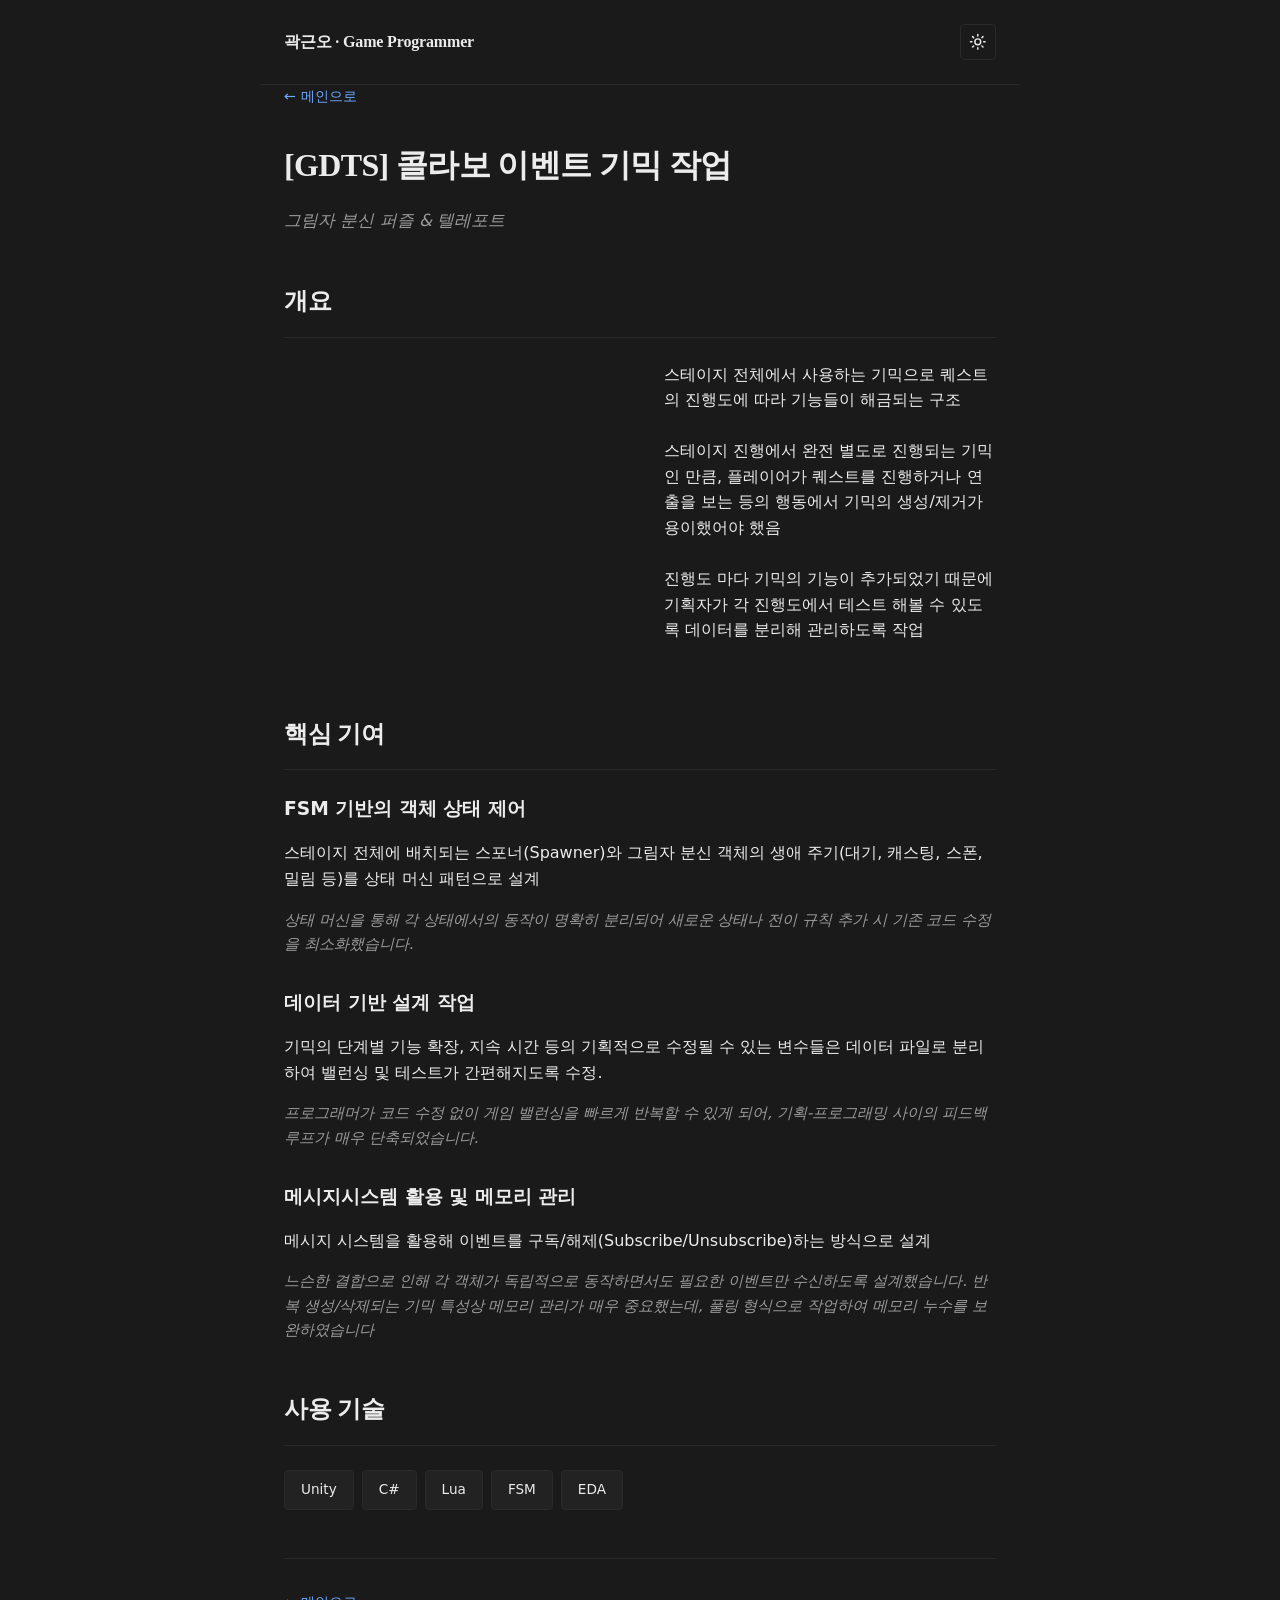
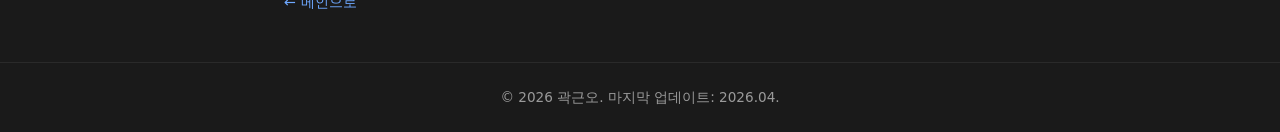
<file: projects/Collabo-Stage-Gimmick.html>
<!DOCTYPE html>
<html lang="ko">
<head>
  <meta charset="UTF-8">
  <meta name="viewport" content="width=device-width, initial-scale=1">
  <title>그림자 기믹 · 곽근오 포트폴리오</title>
  <link rel="stylesheet" href="../assets/css/tokens.css">
  <link rel="stylesheet" href="../assets/css/main.css">
  <script>
    (function() {
      const THEME_KEY = 'theme';
      const DARK_THEME = 'dark';
      const LIGHT_THEME = 'light';
      const stored = localStorage.getItem(THEME_KEY);
      const theme = stored || DARK_THEME;
      if (theme === LIGHT_THEME) {
        document.documentElement.removeAttribute('data-theme');
      } else {
        document.documentElement.setAttribute('data-theme', DARK_THEME);
      }
    })();
  </script>
</head>
<body>
  <header>
    <a href="../index.html" class="brand">곽근오 · Game Programmer</a>
    <button class="theme-toggle" type="button" aria-label="테마 전환">
      <svg class="icon icon-sun" viewBox="0 0 24 24" fill="none" stroke="currentColor" stroke-width="2" stroke-linecap="round" stroke-linejoin="round" aria-hidden="true">
        <circle cx="12" cy="12" r="4"/>
        <path d="M12 2v2M12 20v2M4.93 4.93l1.41 1.41M17.66 17.66l1.41 1.41M2 12h2M20 12h2M4.93 19.07l1.41-1.41M17.66 6.34l1.41-1.41"/>
      </svg>
      <svg class="icon icon-moon" viewBox="0 0 24 24" fill="none" stroke="currentColor" stroke-width="2" stroke-linecap="round" stroke-linejoin="round" aria-hidden="true">
        <path d="M21 12.79A9 9 0 1 1 11.21 3 7 7 0 0 0 21 12.79z"/>
      </svg>
    </button>
  </header>

  <main>
    <div class="breadcrumb">
      <a href="../index.html">← 메인으로</a>
    </div>

    <article class="project-hero">
      <h1>[GDTS] 콜라보 이벤트 기믹 작업</h1>
      <div class="project-tagline">그림자 분신 퍼즐 & 텔레포트</div>
    </article>

    <section class="project-overview">
      <h2>개요</h2>
      <div style="display:flex; gap:20px; align-items:flex-start; flex-wrap:wrap;">
        <div style="flex:0 0 360px; width:360px;">
          <iframe
                  id="overview-video"
                  width="100%"
                  style="aspect-ratio:16 / 9; border:0; border-radius:12px;"
                  src="https://www.youtube-nocookie.com/embed/u8asSqNxdyk?enablejsapi=1&start=826"
                  title="유튜브 영상"
                  allow="accelerometer; autoplay; clipboard-write; encrypted-media; gyroscope; picture-in-picture; web-share"
                  allowfullscreen>
          </iframe>
        </div>

        <div style="flex:1; min-width:280px;">
          <p>
            스테이지 전체에서 사용하는 기믹으로 퀘스트의 진행도에 따라 기능들이 해금되는 구조<br><br>
            스테이지 진행에서 완전 별도로 진행되는 기믹인 만큼, 플레이어가 퀘스트를 진행하거나 연출을 보는 등의 행동에서
            기믹의 생성/제거가 용이했어야 했음<br><br>
            진행도 마다 기믹의 기능이 추가되었기 때문에 기획자가 각 진행도에서 테스트 해볼 수 있도록 데이터를 분리해 관리하도록 작업
          </p>
        </div>
      </div>

      <script src="https://www.youtube.com/iframe_api"></script>
      <script>
        let overviewPlayer;

        function onYouTubeIframeAPIReady() {
          overviewPlayer = new YT.Player('overview-video', {
            events: {
              onReady: function (event) {
                event.target.setVolume(25);
              }
            }
          });
        }
      </script>
    </section>

    <section class="key-contributions">
      <h2>핵심 기여</h2>

      <article class="contribution-section">
        <h3>FSM 기반의 객체 상태 제어</h3>
        <p>
          스테이지 전체에 배치되는 스포너(Spawner)와 그림자 분신 객체의 생애 주기(대기, 캐스팅, 스폰, 밀림 등)를 상태 머신 패턴으로 설계
        </p>
        <p class="aux">
          상태 머신을 통해 각 상태에서의 동작이 명확히 분리되어 새로운 상태나 전이 규칙 추가 시 기존 코드 수정을 최소화했습니다.
        </p>
      </article>

      <article class="contribution-section">
        <h3>데이터 기반 설계 작업</h3>
        <p>
          기믹의 단계별 기능 확장, 지속 시간 등의 기획적으로 수정될 수 있는 변수들은 데이터 파일로 분리하여 밸런싱 및 테스트가 간편해지도록 수정.
        </p>
        <p class="aux">
          프로그래머가 코드 수정 없이 게임 밸런싱을 빠르게 반복할 수 있게 되어, 기획-프로그래밍 사이의 피드백 루프가 매우 단축되었습니다.
        </p>
      </article>

      <article class="contribution-section">
        <h3>메시지시스템 활용 및 메모리 관리</h3>
        <p>
          메시지 시스템을 활용해 이벤트를 구독/해제(Subscribe/Unsubscribe)하는 방식으로 설계
        </p>
        <p class="aux">
          느슨한 결합으로 인해 각 객체가 독립적으로 동작하면서도 필요한 이벤트만 수신하도록 설계했습니다.
          반복 생성/삭제되는 기믹 특성상 메모리 관리가 매우 중요했는데, 풀링 형식으로 작업하여 메모리 누수를 보완하였습니다
        </p>
      </article>
    </section>

    <section>
      <h2>사용 기술</h2>
      <div class="tech-used">
        <span class="tech-chip">Unity</span>
        <span class="tech-chip">C#</span>
        <span class="tech-chip">Lua</span>
        <span class="tech-chip">FSM</span>
        <span class="tech-chip">EDA</span>
      </div>
    </section>

    <div class="breadcrumb breadcrumb-bottom">
      <a href="../index.html">← 메인으로</a>
    </div>
  </main>

  <footer>
    <p>&copy; 2026 곽근오. 마지막 업데이트: 2026.04.</p>
  </footer>

  <script src="../assets/js/theme-toggle.js"></script>
</body>
</html>
</file>
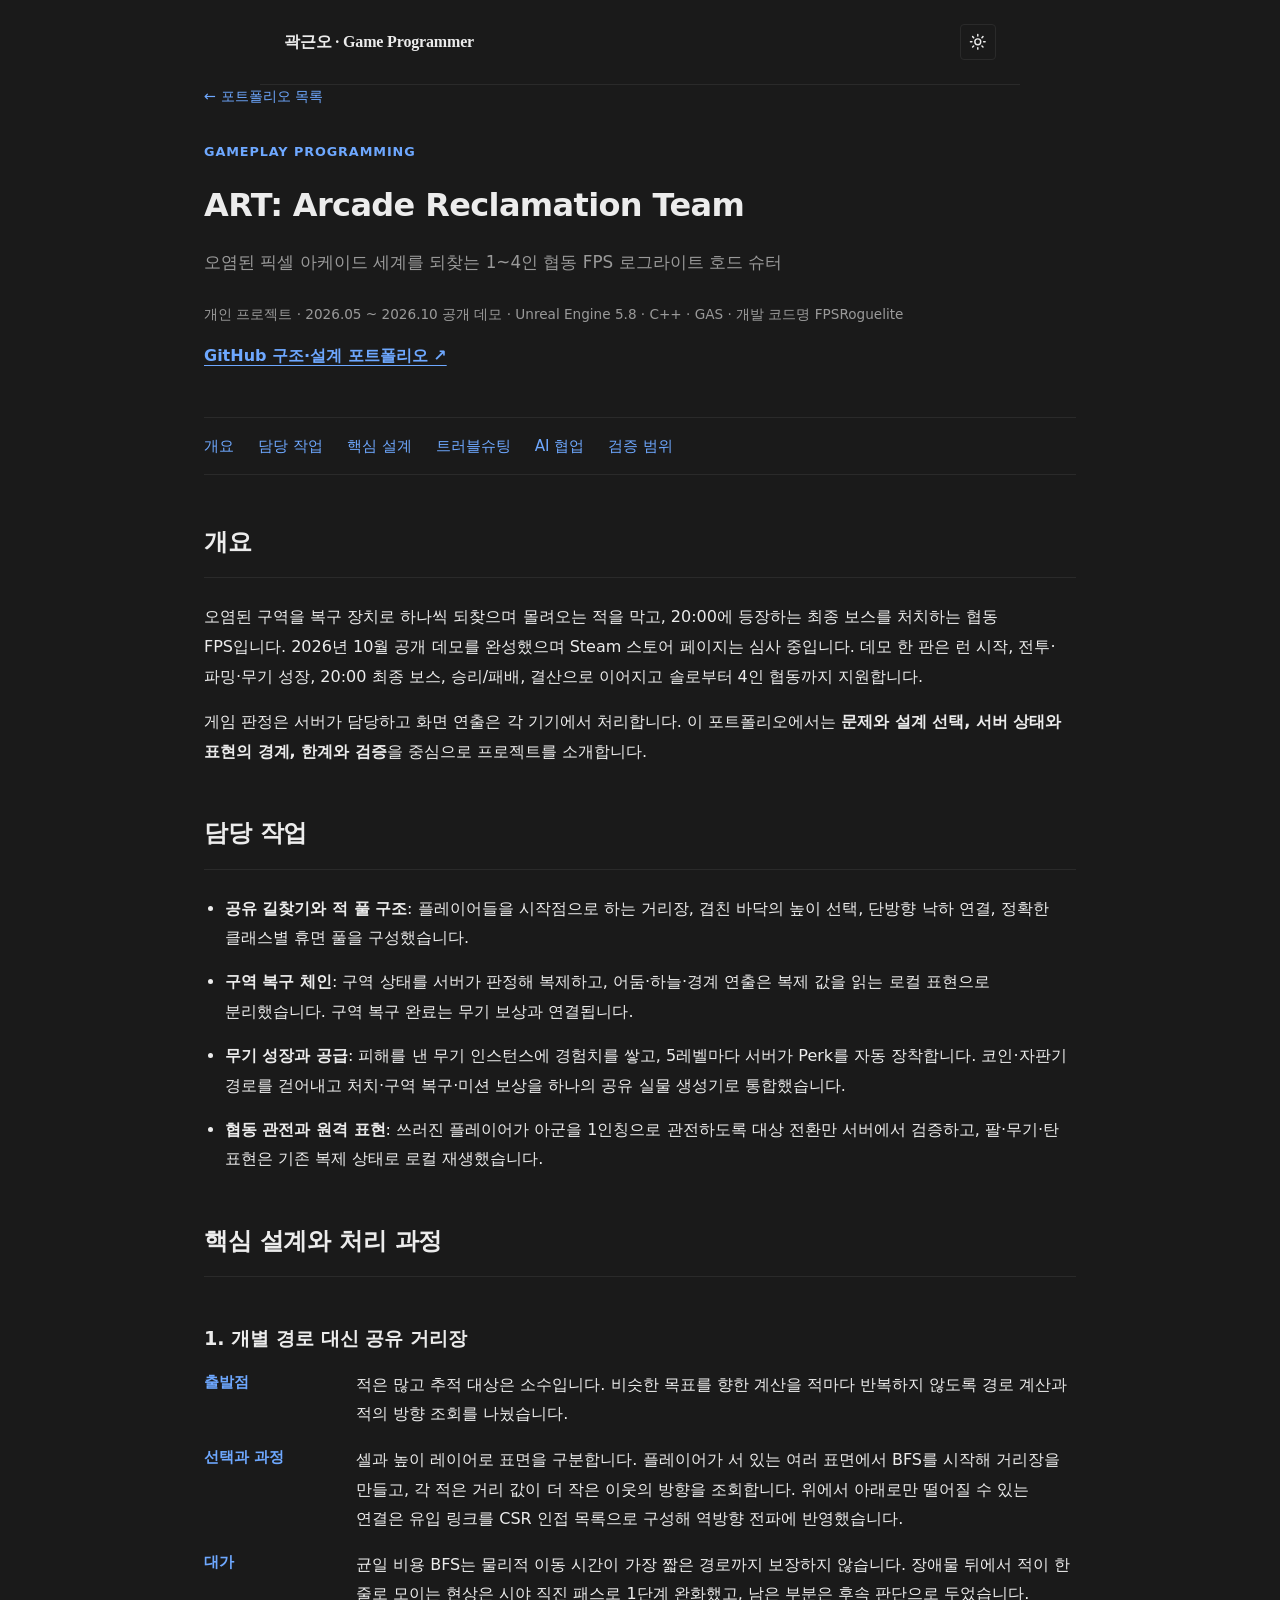
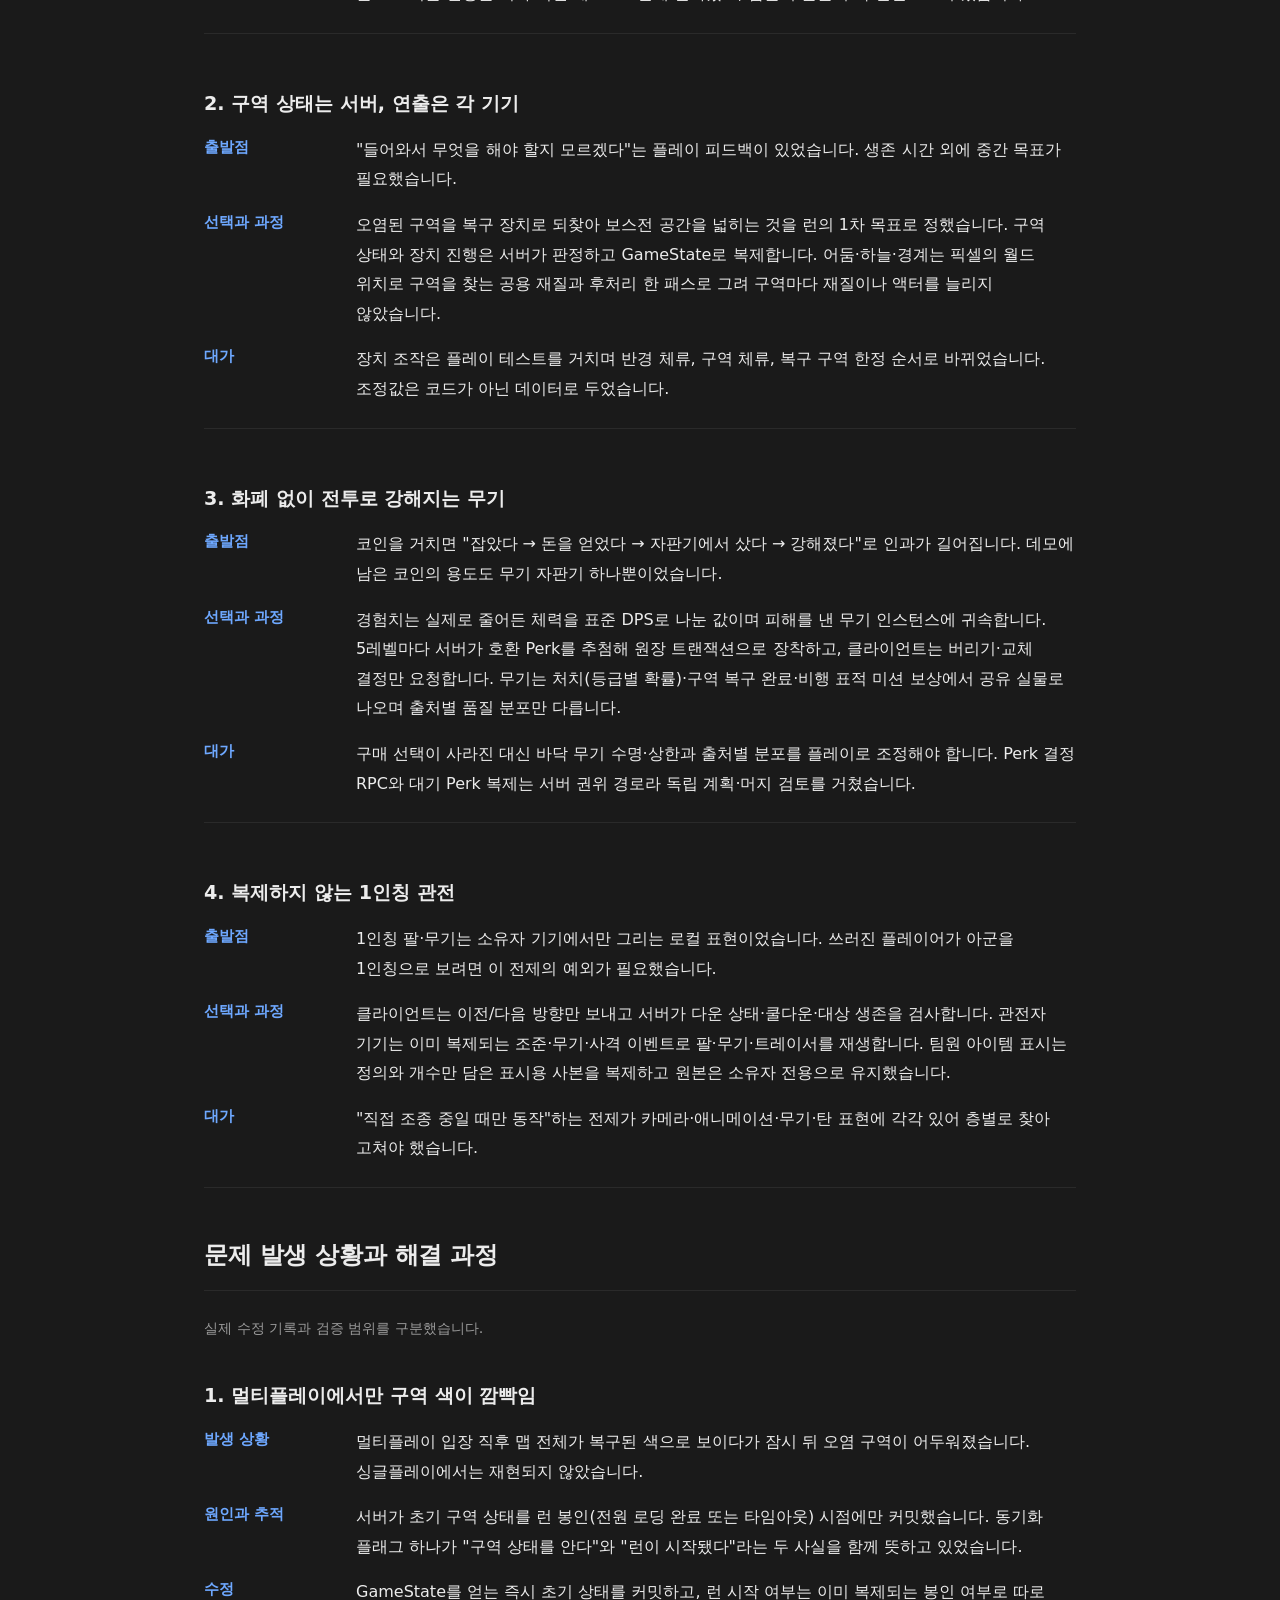
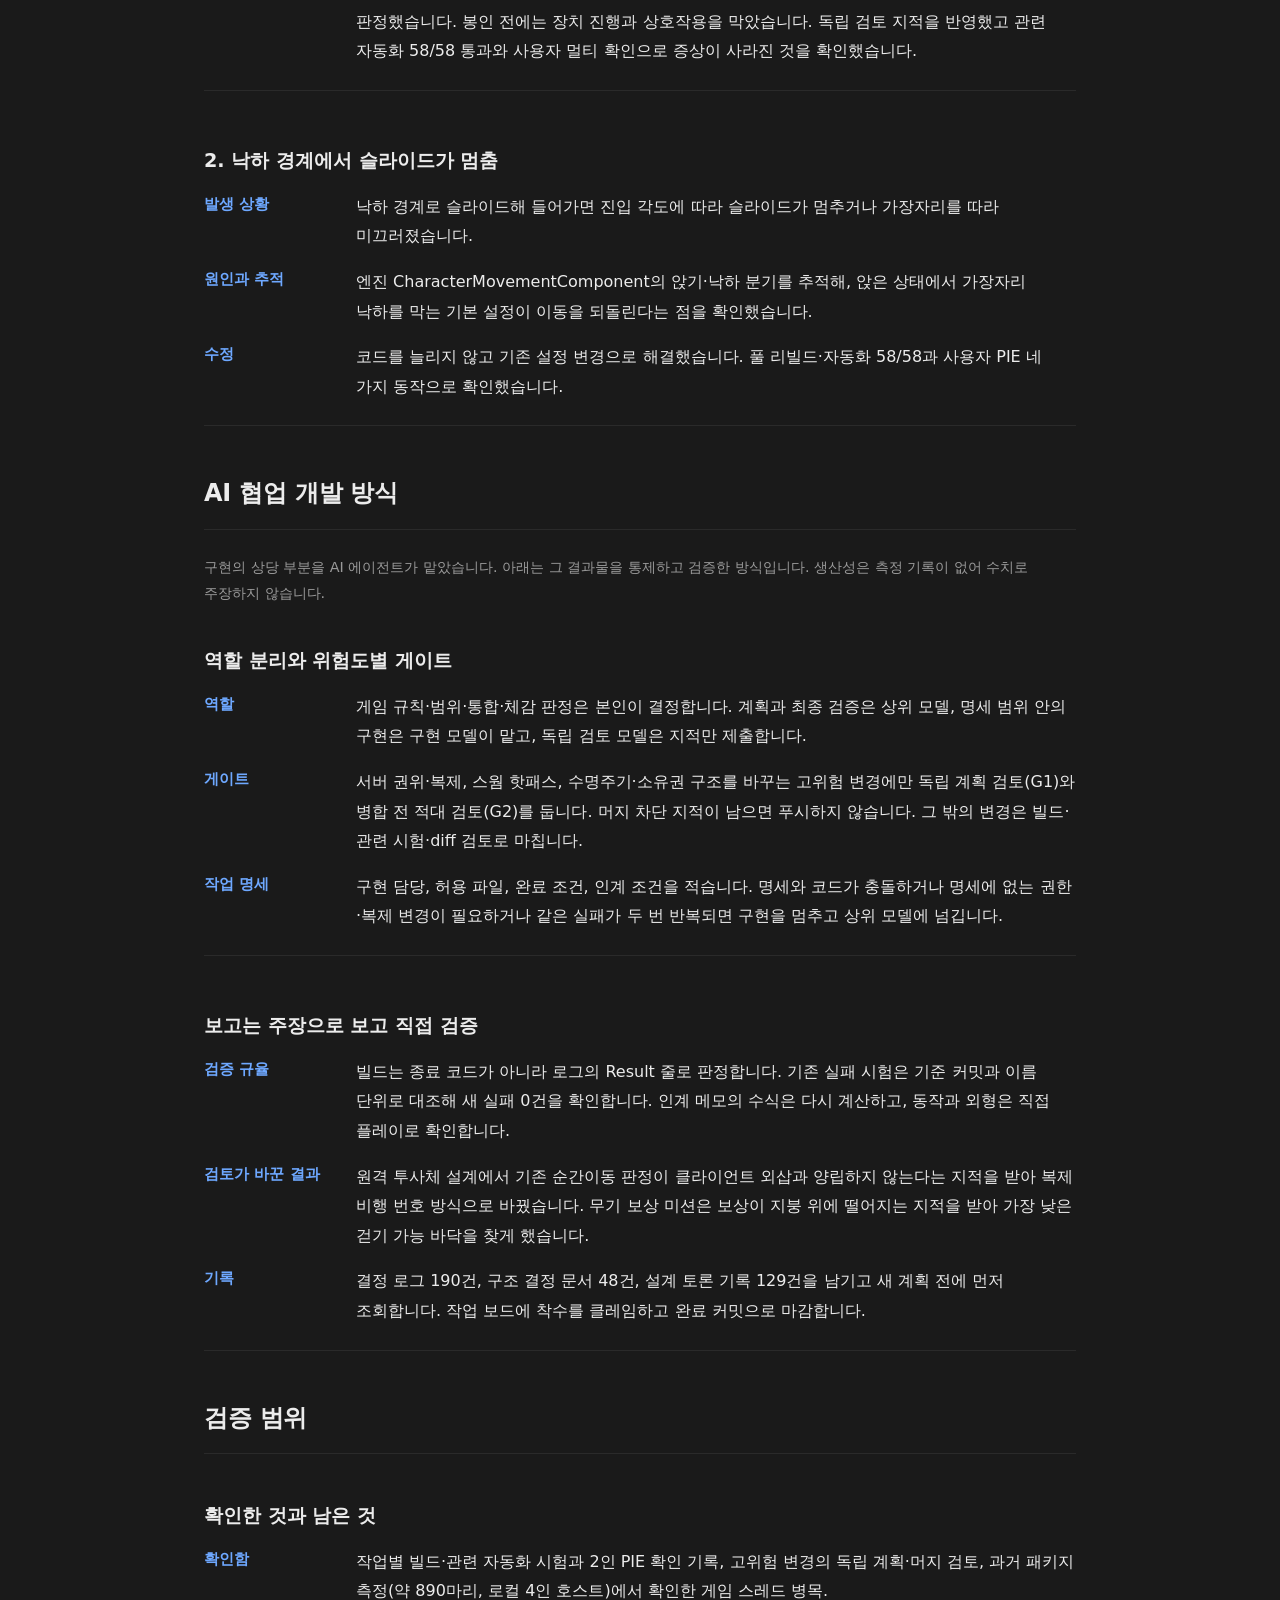
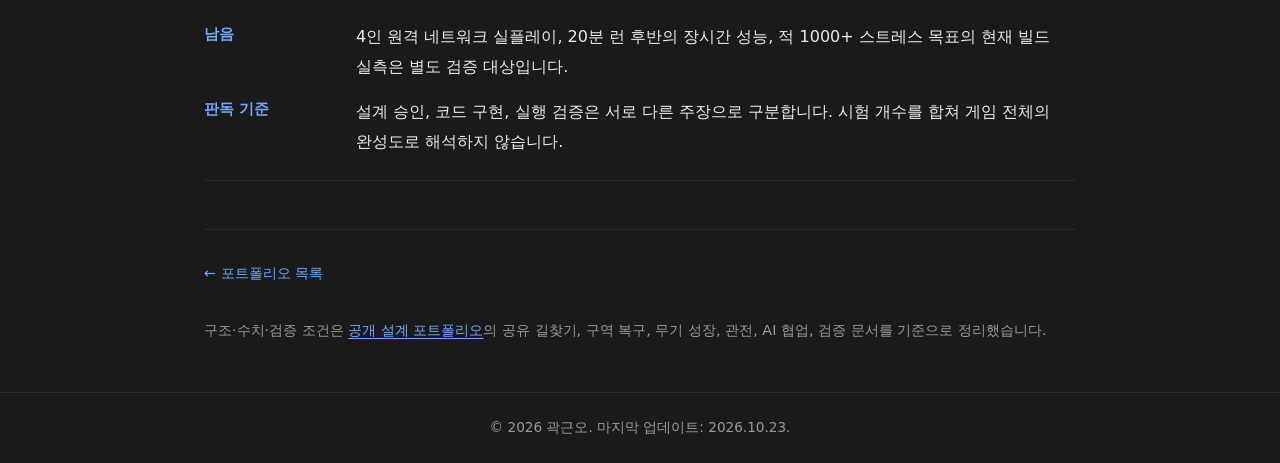
<file: projects/fps-roguelite.html>
<!DOCTYPE html>
<html lang="ko">
<head>
  <meta charset="UTF-8">
  <meta name="viewport" content="width=device-width, initial-scale=1">
  <title>ART: Arcade Reclamation Team · 곽근오 포트폴리오</title>
  <link rel="stylesheet" href="../assets/css/tokens.css">
  <link rel="stylesheet" href="../assets/css/main.css">
  <script>
    (function() {
      const THEME_KEY = 'theme';
      const DARK_THEME = 'dark';
      const LIGHT_THEME = 'light';
      const stored = localStorage.getItem(THEME_KEY);
      const theme = stored || DARK_THEME;
      if (theme === LIGHT_THEME) {
        document.documentElement.removeAttribute('data-theme');
      } else {
        document.documentElement.setAttribute('data-theme', DARK_THEME);
      }
    })();
  </script>
</head>
<body>
  <header>
    <a href="../index.html" class="brand">곽근오 · Game Programmer</a>
    <button class="theme-toggle" type="button" aria-label="테마 전환">
      <svg class="icon icon-sun" viewBox="0 0 24 24" fill="none" stroke="currentColor" stroke-width="2" stroke-linecap="round" stroke-linejoin="round" aria-hidden="true">
        <circle cx="12" cy="12" r="4"/>
        <path d="M12 2v2M12 20v2M4.93 4.93l1.41 1.41M17.66 17.66l1.41 1.41M2 12h2M20 12h2M4.93 19.07l1.41-1.41M17.66 6.34l1.41-1.41"/>
      </svg>
      <svg class="icon icon-moon" viewBox="0 0 24 24" fill="none" stroke="currentColor" stroke-width="2" stroke-linecap="round" stroke-linejoin="round" aria-hidden="true">
        <path d="M21 12.79A9 9 0 1 1 11.21 3 7 7 0 0 0 21 12.79z"/>
      </svg>
    </button>
  </header>

  <main class="design-portfolio">
    <div class="breadcrumb"><a href="../portfolio.html">← 포트폴리오 목록</a>
    </div>
    <article class="project-hero">
    <p class="eyebrow">GAMEPLAY PROGRAMMING</p>
    <h1>ART: Arcade Reclamation Team</h1>
    <p class="project-tagline">오염된 픽셀 아케이드 세계를 되찾는 1~4인 협동 FPS 로그라이트 호드 슈터</p>
    <p class="project-meta">개인 프로젝트 · 2026.05 ~ 2026.10 공개 데모 · Unreal Engine 5.8 · C++ · GAS · 개발 코드명 FPSRoguelite</p><a class="portfolio-source" href="https://github.com/Hato-1998/FPSRoguelite-Portfolio">GitHub 구조·설계 포트폴리오 ↗</a>
    </article>
    <nav class="project-nav" aria-label="프로젝트 목차"><a href="#overview">개요</a><a href="#work">담당 작업</a><a href="#process">핵심 설계</a><a href="#troubleshooting">트러블슈팅</a><a href="#ai">AI 협업</a><a href="#evidence">검증 범위</a>
    </nav>
    <section id="overview">
    <h2>개요</h2>
    <p>오염된 구역을 복구 장치로 하나씩 되찾으며 몰려오는 적을 막고, 20:00에 등장하는 최종 보스를 처치하는 협동 FPS입니다. 2026년 10월 공개 데모를 완성했으며 Steam 스토어 페이지는 심사 중입니다. 데모 한 판은 런 시작, 전투·파밍·무기 성장, 20:00 최종 보스, 승리/패배, 결산으로 이어지고 솔로부터 4인 협동까지 지원합니다.</p>
    <p>게임 판정은 서버가 담당하고 화면 연출은 각 기기에서 처리합니다. 이 포트폴리오에서는 <strong>문제와 설계 선택, 서버 상태와 표현의 경계, 한계와 검증</strong>을 중심으로 프로젝트를 소개합니다.</p>
    </section>

    <section id="work">
    <h2>담당 작업</h2>
<ul class="design-list">
    <li><strong>공유 길찾기와 적 풀 구조</strong>: 플레이어들을 시작점으로 하는 거리장, 겹친 바닥의 높이 선택, 단방향 낙하 연결, 정확한 클래스별 휴면 풀을 구성했습니다.</li>
    <li><strong>구역 복구 체인</strong>: 구역 상태를 서버가 판정해 복제하고, 어둠·하늘·경계 연출은 복제 값을 읽는 로컬 표현으로 분리했습니다. 구역 복구 완료는 무기 보상과 연결됩니다.</li>
    <li><strong>무기 성장과 공급</strong>: 피해를 낸 무기 인스턴스에 경험치를 쌓고, 5레벨마다 서버가 Perk를 자동 장착합니다. 코인·자판기 경로를 걷어내고 처치·구역 복구·미션 보상을 하나의 공유 실물 생성기로 통합했습니다.</li>
    <li><strong>협동 관전과 원격 표현</strong>: 쓰러진 플레이어가 아군을 1인칭으로 관전하도록 대상 전환만 서버에서 검증하고, 팔·무기·탄 표현은 기존 복제 상태로 로컬 재생했습니다.</li>
    </ul>
    </section>

    <section id="process">
    <h2>핵심 설계와 처리 과정</h2>
<article class="contribution-section">
    <h3>1. 개별 경로 대신 공유 거리장</h3>
    <dl class="case-record">
    <dt>출발점</dt>
    <dd>적은 많고 추적 대상은 소수입니다. 비슷한 목표를 향한 계산을 적마다 반복하지 않도록 경로 계산과 적의 방향 조회를 나눴습니다.</dd>
    <dt>선택과 과정</dt>
    <dd>셀과 높이 레이어로 표면을 구분합니다. 플레이어가 서 있는 여러 표면에서 BFS를 시작해 거리장을 만들고, 각 적은 거리 값이 더 작은 이웃의 방향을 조회합니다. 위에서 아래로만 떨어질 수 있는 연결은 유입 링크를 CSR 인접 목록으로 구성해 역방향 전파에 반영했습니다.</dd>
    <dt>대가</dt>
    <dd>균일 비용 BFS는 물리적 이동 시간이 가장 짧은 경로까지 보장하지 않습니다. 장애물 뒤에서 적이 한 줄로 모이는 현상은 시야 직진 패스로 1단계 완화했고, 남은 부분은 후속 판단으로 두었습니다.</dd>
    </dl>
    </article>
    <article class="contribution-section">
    <h3>2. 구역 상태는 서버, 연출은 각 기기</h3>
    <dl class="case-record">
    <dt>출발점</dt>
    <dd>"들어와서 무엇을 해야 할지 모르겠다"는 플레이 피드백이 있었습니다. 생존 시간 외에 중간 목표가 필요했습니다.</dd>
    <dt>선택과 과정</dt>
    <dd>오염된 구역을 복구 장치로 되찾아 보스전 공간을 넓히는 것을 런의 1차 목표로 정했습니다. 구역 상태와 장치 진행은 서버가 판정하고 GameState로 복제합니다. 어둠·하늘·경계는 픽셀의 월드 위치로 구역을 찾는 공용 재질과 후처리 한 패스로 그려 구역마다 재질이나 액터를 늘리지 않았습니다.</dd>
    <dt>대가</dt>
    <dd>장치 조작은 플레이 테스트를 거치며 반경 체류, 구역 체류, 복구 구역 한정 순서로 바뀌었습니다. 조정값은 코드가 아닌 데이터로 두었습니다.</dd>
    </dl>
    </article>
    <article class="contribution-section">
    <h3>3. 화폐 없이 전투로 강해지는 무기</h3>
    <dl class="case-record">
    <dt>출발점</dt>
    <dd>코인을 거치면 "잡았다 → 돈을 얻었다 → 자판기에서 샀다 → 강해졌다"로 인과가 길어집니다. 데모에 남은 코인의 용도도 무기 자판기 하나뿐이었습니다.</dd>
    <dt>선택과 과정</dt>
    <dd>경험치는 실제로 줄어든 체력을 표준 DPS로 나눈 값이며 피해를 낸 무기 인스턴스에 귀속합니다. 5레벨마다 서버가 호환 Perk를 추첨해 원장 트랜잭션으로 장착하고, 클라이언트는 버리기·교체 결정만 요청합니다. 무기는 처치(등급별 확률)·구역 복구 완료·비행 표적 미션 보상에서 공유 실물로 나오며 출처별 품질 분포만 다릅니다.</dd>
    <dt>대가</dt>
    <dd>구매 선택이 사라진 대신 바닥 무기 수명·상한과 출처별 분포를 플레이로 조정해야 합니다. Perk 결정 RPC와 대기 Perk 복제는 서버 권위 경로라 독립 계획·머지 검토를 거쳤습니다.</dd>
    </dl>
    </article>
    <article class="contribution-section">
    <h3>4. 복제하지 않는 1인칭 관전</h3>
    <dl class="case-record">
    <dt>출발점</dt>
    <dd>1인칭 팔·무기는 소유자 기기에서만 그리는 로컬 표현이었습니다. 쓰러진 플레이어가 아군을 1인칭으로 보려면 이 전제의 예외가 필요했습니다.</dd>
    <dt>선택과 과정</dt>
    <dd>클라이언트는 이전/다음 방향만 보내고 서버가 다운 상태·쿨다운·대상 생존을 검사합니다. 관전자 기기는 이미 복제되는 조준·무기·사격 이벤트로 팔·무기·트레이서를 재생합니다. 팀원 아이템 표시는 정의와 개수만 담은 표시용 사본을 복제하고 원본은 소유자 전용으로 유지했습니다.</dd>
    <dt>대가</dt>
    <dd>"직접 조종 중일 때만 동작"하는 전제가 카메라·애니메이션·무기·탄 표현에 각각 있어 층별로 찾아 고쳐야 했습니다.</dd>
    </dl>
    </article>
    </section>

    <section id="troubleshooting">
    <h2>문제 발생 상황과 해결 과정</h2>
<p class="source-note">실제 수정 기록과 검증 범위를 구분했습니다.</p>
    <article class="contribution-section">
    <h3>1. 멀티플레이에서만 구역 색이 깜빡임</h3>
    <dl class="case-record">
    <dt>발생 상황</dt>
    <dd>멀티플레이 입장 직후 맵 전체가 복구된 색으로 보이다가 잠시 뒤 오염 구역이 어두워졌습니다. 싱글플레이에서는 재현되지 않았습니다.</dd>
    <dt>원인과 추적</dt>
    <dd>서버가 초기 구역 상태를 런 봉인(전원 로딩 완료 또는 타임아웃) 시점에만 커밋했습니다. 동기화 플래그 하나가 "구역 상태를 안다"와 "런이 시작됐다"라는 두 사실을 함께 뜻하고 있었습니다.</dd>
    <dt>수정</dt>
    <dd>GameState를 얻는 즉시 초기 상태를 커밋하고, 런 시작 여부는 이미 복제되는 봉인 여부로 따로 판정했습니다. 봉인 전에는 장치 진행과 상호작용을 막았습니다. 독립 검토 지적을 반영했고 관련 자동화 58/58 통과와 사용자 멀티 확인으로 증상이 사라진 것을 확인했습니다.</dd>
    </dl>
    </article>
    <article class="contribution-section">
    <h3>2. 낙하 경계에서 슬라이드가 멈춤</h3>
    <dl class="case-record">
    <dt>발생 상황</dt>
    <dd>낙하 경계로 슬라이드해 들어가면 진입 각도에 따라 슬라이드가 멈추거나 가장자리를 따라 미끄러졌습니다.</dd>
    <dt>원인과 추적</dt>
    <dd>엔진 CharacterMovementComponent의 앉기·낙하 분기를 추적해, 앉은 상태에서 가장자리 낙하를 막는 기본 설정이 이동을 되돌린다는 점을 확인했습니다.</dd>
    <dt>수정</dt>
    <dd>코드를 늘리지 않고 기존 설정 변경으로 해결했습니다. 풀 리빌드·자동화 58/58과 사용자 PIE 네 가지 동작으로 확인했습니다.</dd>
    </dl>
    </article>
    </section>

    <section id="ai">
    <h2>AI 협업 개발 방식</h2>
<p class="source-note">구현의 상당 부분을 AI 에이전트가 맡았습니다. 아래는 그 결과물을 통제하고 검증한 방식입니다. 생산성은 측정 기록이 없어 수치로 주장하지 않습니다.</p>
    <article class="contribution-section">
    <h3>역할 분리와 위험도별 게이트</h3>
    <dl class="case-record">
    <dt>역할</dt>
    <dd>게임 규칙·범위·통합·체감 판정은 본인이 결정합니다. 계획과 최종 검증은 상위 모델, 명세 범위 안의 구현은 구현 모델이 맡고, 독립 검토 모델은 지적만 제출합니다.</dd>
    <dt>게이트</dt>
    <dd>서버 권위·복제, 스웜 핫패스, 수명주기·소유권 구조를 바꾸는 고위험 변경에만 독립 계획 검토(G1)와 병합 전 적대 검토(G2)를 둡니다. 머지 차단 지적이 남으면 푸시하지 않습니다. 그 밖의 변경은 빌드·관련 시험·diff 검토로 마칩니다.</dd>
    <dt>작업 명세</dt>
    <dd>구현 담당, 허용 파일, 완료 조건, 인계 조건을 적습니다. 명세와 코드가 충돌하거나 명세에 없는 권한·복제 변경이 필요하거나 같은 실패가 두 번 반복되면 구현을 멈추고 상위 모델에 넘깁니다.</dd>
    </dl>
    </article>
    <article class="contribution-section">
    <h3>보고는 주장으로 보고 직접 검증</h3>
    <dl class="case-record">
    <dt>검증 규율</dt>
    <dd>빌드는 종료 코드가 아니라 로그의 Result 줄로 판정합니다. 기존 실패 시험은 기준 커밋과 이름 단위로 대조해 새 실패 0건을 확인합니다. 인계 메모의 수식은 다시 계산하고, 동작과 외형은 직접 플레이로 확인합니다.</dd>
    <dt>검토가 바꾼 결과</dt>
    <dd>원격 투사체 설계에서 기존 순간이동 판정이 클라이언트 외삽과 양립하지 않는다는 지적을 받아 복제 비행 번호 방식으로 바꿨습니다. 무기 보상 미션은 보상이 지붕 위에 떨어지는 지적을 받아 가장 낮은 걷기 가능 바닥을 찾게 했습니다.</dd>
    <dt>기록</dt>
    <dd>결정 로그 190건, 구조 결정 문서 48건, 설계 토론 기록 129건을 남기고 새 계획 전에 먼저 조회합니다. 작업 보드에 착수를 클레임하고 완료 커밋으로 마감합니다.</dd>
    </dl>
    </article>
    </section>

    <section id="evidence">
    <h2>검증 범위</h2>
<article class="contribution-section">
    <h3>확인한 것과 남은 것</h3>
    <dl class="case-record">
    <dt>확인함</dt>
    <dd>작업별 빌드·관련 자동화 시험과 2인 PIE 확인 기록, 고위험 변경의 독립 계획·머지 검토, 과거 패키지 측정(약 890마리, 로컬 4인 호스트)에서 확인한 게임 스레드 병목.</dd>
    <dt>남음</dt>
    <dd>4인 원격 네트워크 실플레이, 20분 런 후반의 장시간 성능, 적 1000+ 스트레스 목표의 현재 빌드 실측은 별도 검증 대상입니다.</dd>
    <dt>판독 기준</dt>
    <dd>설계 승인, 코드 구현, 실행 검증은 서로 다른 주장으로 구분합니다. 시험 개수를 합쳐 게임 전체의 완성도로 해석하지 않습니다.</dd>
    </dl>
    </article>
    </section>
    <div class="breadcrumb breadcrumb-bottom"><a href="../portfolio.html">← 포트폴리오 목록</a>
    </div>
    <p class="source-note">구조·수치·검증 조건은 <a href="https://github.com/Hato-1998/FPSRoguelite-Portfolio">공개 설계 포트폴리오</a>의 공유 길찾기, 구역 복구, 무기 성장, 관전, AI 협업, 검증 문서를 기준으로 정리했습니다.</p>
  </main>
  <footer>
    <p>&copy; 2026 곽근오. 마지막 업데이트: 2026.10.23.</p>
    </footer>
  <script src="../assets/js/theme-toggle.js"></script>
</body>
</html>
</file>
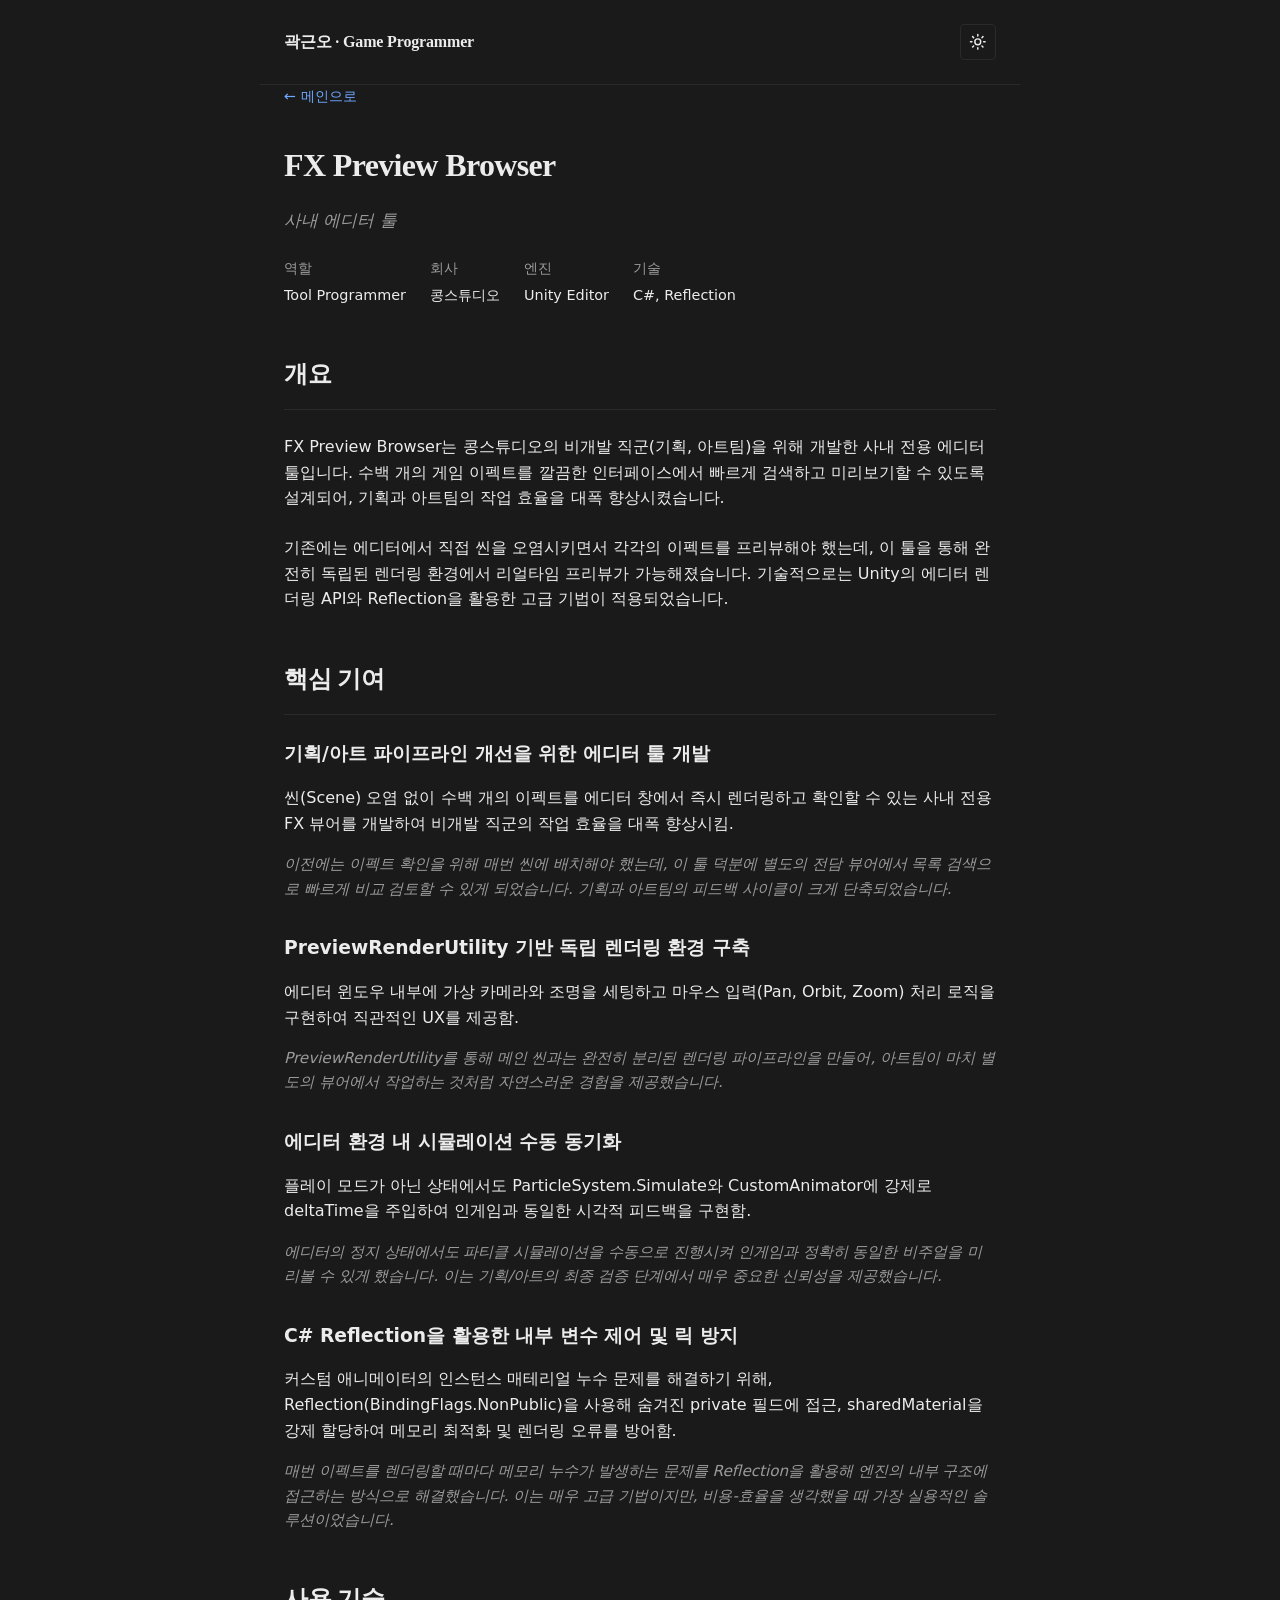
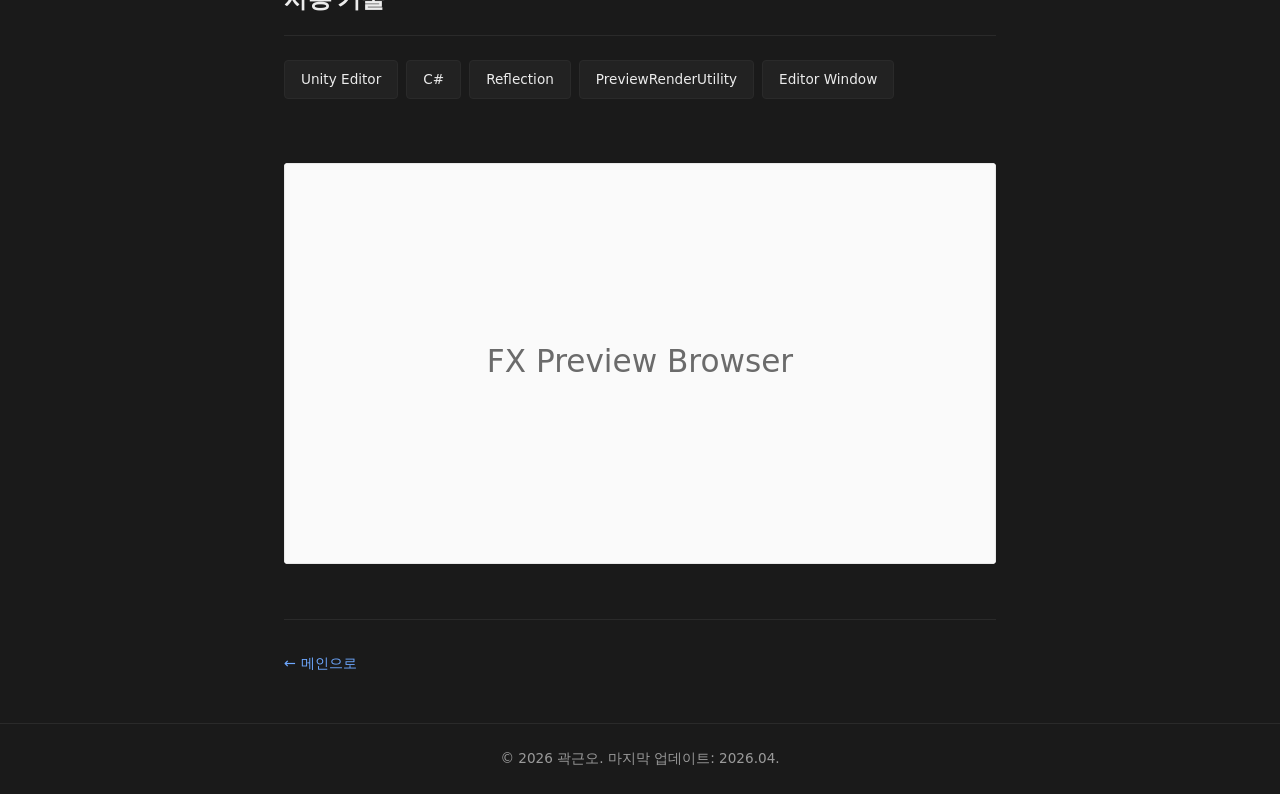
<file: projects/fx-preview-browser.html>
<!DOCTYPE html>
<html lang="ko">
<head>
  <meta charset="UTF-8">
  <meta name="viewport" content="width=device-width, initial-scale=1">
  <title>FX Preview Browser · 곽근오 포트폴리오</title>
  <link rel="stylesheet" href="../assets/css/tokens.css">
  <link rel="stylesheet" href="../assets/css/main.css">
  <script>
    (function() {
      const THEME_KEY = 'theme';
      const DARK_THEME = 'dark';
      const LIGHT_THEME = 'light';
      const stored = localStorage.getItem(THEME_KEY);
      const theme = stored || DARK_THEME;
      if (theme === LIGHT_THEME) {
        document.documentElement.removeAttribute('data-theme');
      } else {
        document.documentElement.setAttribute('data-theme', DARK_THEME);
      }
    })();
  </script>
</head>
<body>
  <header>
    <a href="../index.html" class="brand">곽근오 · Game Programmer</a>
    <button class="theme-toggle" type="button" aria-label="테마 전환">
      <svg class="icon icon-sun" viewBox="0 0 24 24" fill="none" stroke="currentColor" stroke-width="2" stroke-linecap="round" stroke-linejoin="round" aria-hidden="true">
        <circle cx="12" cy="12" r="4"/>
        <path d="M12 2v2M12 20v2M4.93 4.93l1.41 1.41M17.66 17.66l1.41 1.41M2 12h2M20 12h2M4.93 19.07l1.41-1.41M17.66 6.34l1.41-1.41"/>
      </svg>
      <svg class="icon icon-moon" viewBox="0 0 24 24" fill="none" stroke="currentColor" stroke-width="2" stroke-linecap="round" stroke-linejoin="round" aria-hidden="true">
        <path d="M21 12.79A9 9 0 1 1 11.21 3 7 7 0 0 0 21 12.79z"/>
      </svg>
    </button>
  </header>

  <main>
    <div class="breadcrumb">
      <a href="../index.html">← 메인으로</a>
    </div>

    <article class="project-hero">
      <h1>FX Preview Browser</h1>
      <div class="project-tagline">사내 에디터 툴</div>

      <div class="project-meta-detail">
        <div class="project-meta-item">
          <div class="project-meta-label">역할</div>
          <div>Tool Programmer</div>
        </div>
        <div class="project-meta-item">
          <div class="project-meta-label">회사</div>
          <div>콩스튜디오</div>
        </div>
        <div class="project-meta-item">
          <div class="project-meta-label">엔진</div>
          <div>Unity Editor</div>
        </div>
        <div class="project-meta-item">
          <div class="project-meta-label">기술</div>
          <div>C#, Reflection</div>
        </div>
      </div>
    </article>

    <section class="project-overview">
      <h2>개요</h2>
      <p>
        FX Preview Browser는 콩스튜디오의 비개발 직군(기획, 아트팀)을 위해 개발한 사내 전용 에디터 툴입니다. 수백 개의 게임 이펙트를 깔끔한 인터페이스에서 빠르게 검색하고 미리보기할 수 있도록 설계되어, 기획과 아트팀의 작업 효율을 대폭 향상시켰습니다.
      </p>
      <p>
        기존에는 에디터에서 직접 씬을 오염시키면서 각각의 이펙트를 프리뷰해야 했는데, 이 툴을 통해 완전히 독립된 렌더링 환경에서 리얼타임 프리뷰가 가능해졌습니다. 기술적으로는 Unity의 에디터 렌더링 API와 Reflection을 활용한 고급 기법이 적용되었습니다.
      </p>
    </section>

    <section class="key-contributions">
      <h2>핵심 기여</h2>

      <article class="contribution-section">
        <h3>기획/아트 파이프라인 개선을 위한 에디터 툴 개발</h3>
        <p>
          씬(Scene) 오염 없이 수백 개의 이펙트를 에디터 창에서 즉시 렌더링하고 확인할 수 있는 사내 전용 FX 뷰어를 개발하여 비개발 직군의 작업 효율을 대폭 향상시킴.
        </p>
        <p class="aux">
          이전에는 이펙트 확인을 위해 매번 씬에 배치해야 했는데, 이 툴 덕분에 별도의 전담 뷰어에서 목록 검색으로 빠르게 비교 검토할 수 있게 되었습니다. 기획과 아트팀의 피드백 사이클이 크게 단축되었습니다.
        </p>
      </article>

      <article class="contribution-section">
        <h3>PreviewRenderUtility 기반 독립 렌더링 환경 구축</h3>
        <p>
          에디터 윈도우 내부에 가상 카메라와 조명을 세팅하고 마우스 입력(Pan, Orbit, Zoom) 처리 로직을 구현하여 직관적인 UX를 제공함.
        </p>
        <p class="aux">
          PreviewRenderUtility를 통해 메인 씬과는 완전히 분리된 렌더링 파이프라인을 만들어, 아트팀이 마치 별도의 뷰어에서 작업하는 것처럼 자연스러운 경험을 제공했습니다.
        </p>
      </article>

      <article class="contribution-section">
        <h3>에디터 환경 내 시뮬레이션 수동 동기화</h3>
        <p>
          플레이 모드가 아닌 상태에서도 ParticleSystem.Simulate와 CustomAnimator에 강제로 deltaTime을 주입하여 인게임과 동일한 시각적 피드백을 구현함.
        </p>
        <p class="aux">
          에디터의 정지 상태에서도 파티클 시뮬레이션을 수동으로 진행시켜 인게임과 정확히 동일한 비주얼을 미리볼 수 있게 했습니다. 이는 기획/아트의 최종 검증 단계에서 매우 중요한 신뢰성을 제공했습니다.
        </p>
      </article>

      <article class="contribution-section">
        <h3>C# Reflection을 활용한 내부 변수 제어 및 릭 방지</h3>
        <p>
          커스텀 애니메이터의 인스턴스 매테리얼 누수 문제를 해결하기 위해, Reflection(BindingFlags.NonPublic)을 사용해 숨겨진 private 필드에 접근, sharedMaterial을 강제 할당하여 메모리 최적화 및 렌더링 오류를 방어함.
        </p>
        <p class="aux">
          매번 이펙트를 렌더링할 때마다 메모리 누수가 발생하는 문제를 Reflection을 활용해 엔진의 내부 구조에 접근하는 방식으로 해결했습니다. 이는 매우 고급 기법이지만, 비용-효율을 생각했을 때 가장 실용적인 솔루션이었습니다.
        </p>
      </article>
    </section>

    <section>
      <h2>사용 기술</h2>
      <div class="tech-used">
        <span class="tech-chip">Unity Editor</span>
        <span class="tech-chip">C#</span>
        <span class="tech-chip">Reflection</span>
        <span class="tech-chip">PreviewRenderUtility</span>
        <span class="tech-chip">Editor Window</span>
      </div>
    </section>

    <section>
      <img src="../assets/images/placeholders/fx-preview.svg" alt="FX Preview Browser 스크린샷" class="project-image">
    </section>

    <div class="breadcrumb breadcrumb-bottom">
      <a href="../index.html">← 메인으로</a>
    </div>
  </main>

  <footer>
    <p>&copy; 2026 곽근오. 마지막 업데이트: 2026.04.</p>
  </footer>

  <script src="../assets/js/theme-toggle.js"></script>
</body>
</html>
</file>
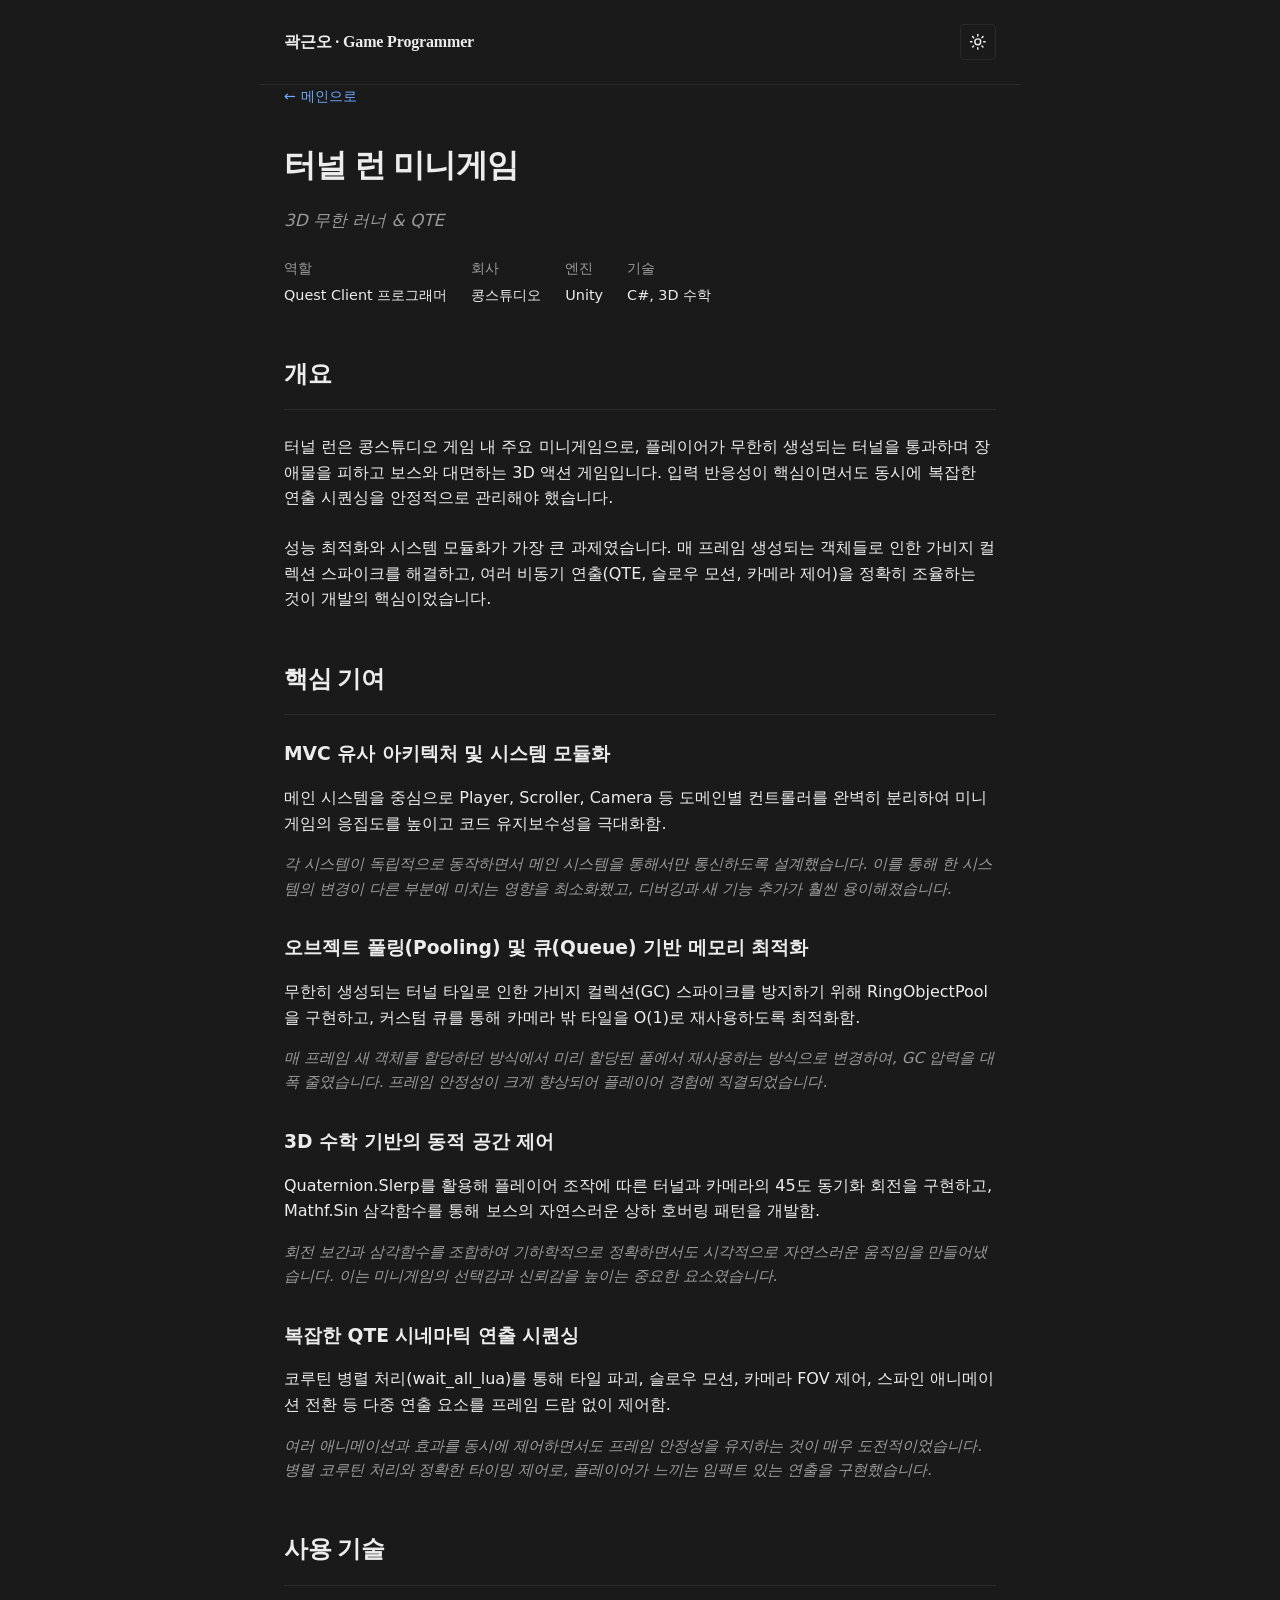
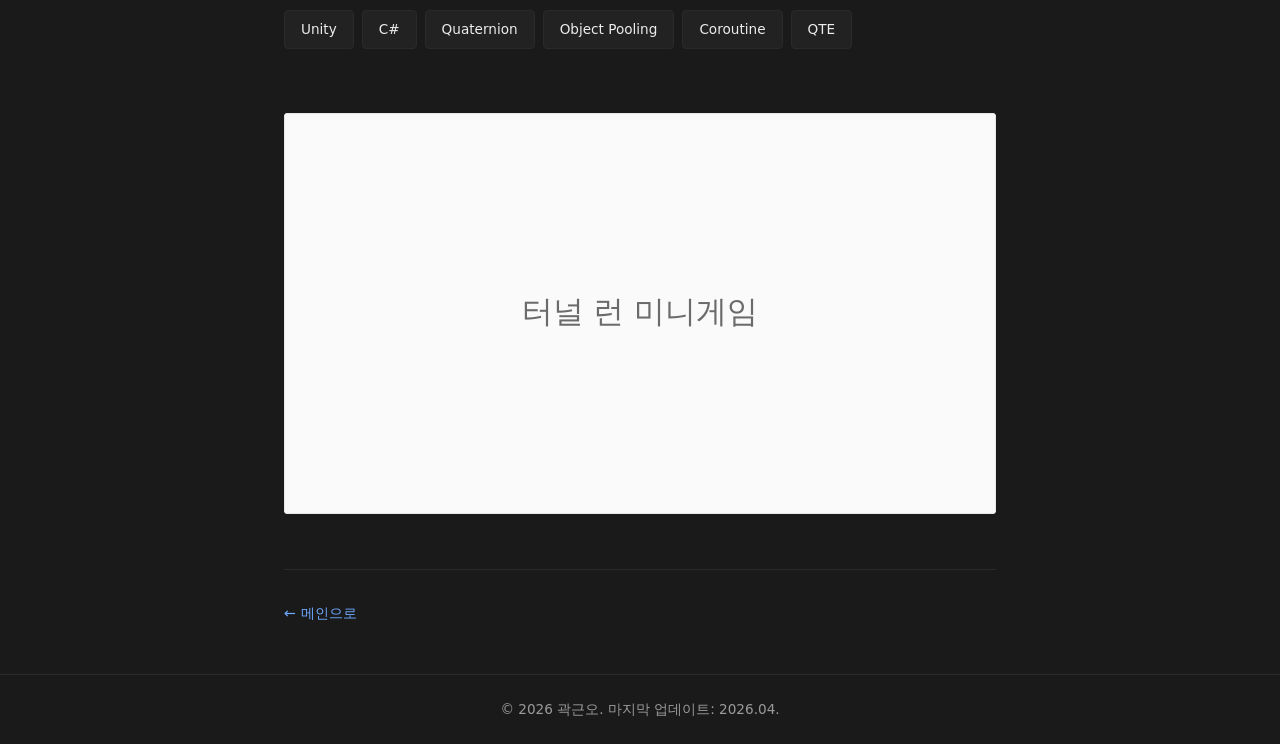
<file: projects/tunnel-run.html>
<!DOCTYPE html>
<html lang="ko">
<head>
  <meta charset="UTF-8">
  <meta name="viewport" content="width=device-width, initial-scale=1">
  <title>터널 런 미니게임 · 곽근오 포트폴리오</title>
  <link rel="stylesheet" href="../assets/css/tokens.css">
  <link rel="stylesheet" href="../assets/css/main.css">
  <script>
    (function() {
      const THEME_KEY = 'theme';
      const DARK_THEME = 'dark';
      const LIGHT_THEME = 'light';
      const stored = localStorage.getItem(THEME_KEY);
      const theme = stored || DARK_THEME;
      if (theme === LIGHT_THEME) {
        document.documentElement.removeAttribute('data-theme');
      } else {
        document.documentElement.setAttribute('data-theme', DARK_THEME);
      }
    })();
  </script>
</head>
<body>
  <header>
    <a href="../index.html" class="brand">곽근오 · Game Programmer</a>
    <button class="theme-toggle" type="button" aria-label="테마 전환">
      <svg class="icon icon-sun" viewBox="0 0 24 24" fill="none" stroke="currentColor" stroke-width="2" stroke-linecap="round" stroke-linejoin="round" aria-hidden="true">
        <circle cx="12" cy="12" r="4"/>
        <path d="M12 2v2M12 20v2M4.93 4.93l1.41 1.41M17.66 17.66l1.41 1.41M2 12h2M20 12h2M4.93 19.07l1.41-1.41M17.66 6.34l1.41-1.41"/>
      </svg>
      <svg class="icon icon-moon" viewBox="0 0 24 24" fill="none" stroke="currentColor" stroke-width="2" stroke-linecap="round" stroke-linejoin="round" aria-hidden="true">
        <path d="M21 12.79A9 9 0 1 1 11.21 3 7 7 0 0 0 21 12.79z"/>
      </svg>
    </button>
  </header>

  <main>
    <div class="breadcrumb">
      <a href="../index.html">← 메인으로</a>
    </div>

    <article class="project-hero">
      <h1>터널 런 미니게임</h1>
      <div class="project-tagline">3D 무한 러너 & QTE</div>

      <div class="project-meta-detail">
        <div class="project-meta-item">
          <div class="project-meta-label">역할</div>
          <div>Quest Client 프로그래머</div>
        </div>
        <div class="project-meta-item">
          <div class="project-meta-label">회사</div>
          <div>콩스튜디오</div>
        </div>
        <div class="project-meta-item">
          <div class="project-meta-label">엔진</div>
          <div>Unity</div>
        </div>
        <div class="project-meta-item">
          <div class="project-meta-label">기술</div>
          <div>C#, 3D 수학</div>
        </div>
      </div>
    </article>

    <section class="project-overview">
      <h2>개요</h2>
      <p>
        터널 런은 콩스튜디오 게임 내 주요 미니게임으로, 플레이어가 무한히 생성되는 터널을 통과하며 장애물을 피하고 보스와 대면하는 3D 액션 게임입니다. 입력 반응성이 핵심이면서도 동시에 복잡한 연출 시퀀싱을 안정적으로 관리해야 했습니다.
      </p>
      <p>
        성능 최적화와 시스템 모듈화가 가장 큰 과제였습니다. 매 프레임 생성되는 객체들로 인한 가비지 컬렉션 스파이크를 해결하고, 여러 비동기 연출(QTE, 슬로우 모션, 카메라 제어)을 정확히 조율하는 것이 개발의 핵심이었습니다.
      </p>
    </section>

    <section class="key-contributions">
      <h2>핵심 기여</h2>

      <article class="contribution-section">
        <h3>MVC 유사 아키텍처 및 시스템 모듈화</h3>
        <p>
          메인 시스템을 중심으로 Player, Scroller, Camera 등 도메인별 컨트롤러를 완벽히 분리하여 미니게임의 응집도를 높이고 코드 유지보수성을 극대화함.
        </p>
        <p class="aux">
          각 시스템이 독립적으로 동작하면서 메인 시스템을 통해서만 통신하도록 설계했습니다. 이를 통해 한 시스템의 변경이 다른 부분에 미치는 영향을 최소화했고, 디버깅과 새 기능 추가가 훨씬 용이해졌습니다.
        </p>
      </article>

      <article class="contribution-section">
        <h3>오브젝트 풀링(Pooling) 및 큐(Queue) 기반 메모리 최적화</h3>
        <p>
          무한히 생성되는 터널 타일로 인한 가비지 컬렉션(GC) 스파이크를 방지하기 위해 RingObjectPool을 구현하고, 커스텀 큐를 통해 카메라 밖 타일을 O(1)로 재사용하도록 최적화함.
        </p>
        <p class="aux">
          매 프레임 새 객체를 할당하던 방식에서 미리 할당된 풀에서 재사용하는 방식으로 변경하여, GC 압력을 대폭 줄였습니다. 프레임 안정성이 크게 향상되어 플레이어 경험에 직결되었습니다.
        </p>
      </article>

      <article class="contribution-section">
        <h3>3D 수학 기반의 동적 공간 제어</h3>
        <p>
          Quaternion.Slerp를 활용해 플레이어 조작에 따른 터널과 카메라의 45도 동기화 회전을 구현하고, Mathf.Sin 삼각함수를 통해 보스의 자연스러운 상하 호버링 패턴을 개발함.
        </p>
        <p class="aux">
          회전 보간과 삼각함수를 조합하여 기하학적으로 정확하면서도 시각적으로 자연스러운 움직임을 만들어냈습니다. 이는 미니게임의 선택감과 신뢰감을 높이는 중요한 요소였습니다.
        </p>
      </article>

      <article class="contribution-section">
        <h3>복잡한 QTE 시네마틱 연출 시퀀싱</h3>
        <p>
          코루틴 병렬 처리(wait_all_lua)를 통해 타일 파괴, 슬로우 모션, 카메라 FOV 제어, 스파인 애니메이션 전환 등 다중 연출 요소를 프레임 드랍 없이 제어함.
        </p>
        <p class="aux">
          여러 애니메이션과 효과를 동시에 제어하면서도 프레임 안정성을 유지하는 것이 매우 도전적이었습니다. 병렬 코루틴 처리와 정확한 타이밍 제어로, 플레이어가 느끼는 임팩트 있는 연출을 구현했습니다.
        </p>
      </article>
    </section>

    <section>
      <h2>사용 기술</h2>
      <div class="tech-used">
        <span class="tech-chip">Unity</span>
        <span class="tech-chip">C#</span>
        <span class="tech-chip">Quaternion</span>
        <span class="tech-chip">Object Pooling</span>
        <span class="tech-chip">Coroutine</span>
        <span class="tech-chip">QTE</span>
      </div>
    </section>

    <section>
      <img src="../assets/images/placeholders/tunnel-run.svg" alt="터널 런 미니게임 스크린샷" class="project-image">
    </section>

    <div class="breadcrumb breadcrumb-bottom">
      <a href="../index.html">← 메인으로</a>
    </div>
  </main>

  <footer>
    <p>&copy; 2026 곽근오. 마지막 업데이트: 2026.04.</p>
  </footer>

  <script src="../assets/js/theme-toggle.js"></script>
</body>
</html>
</file>
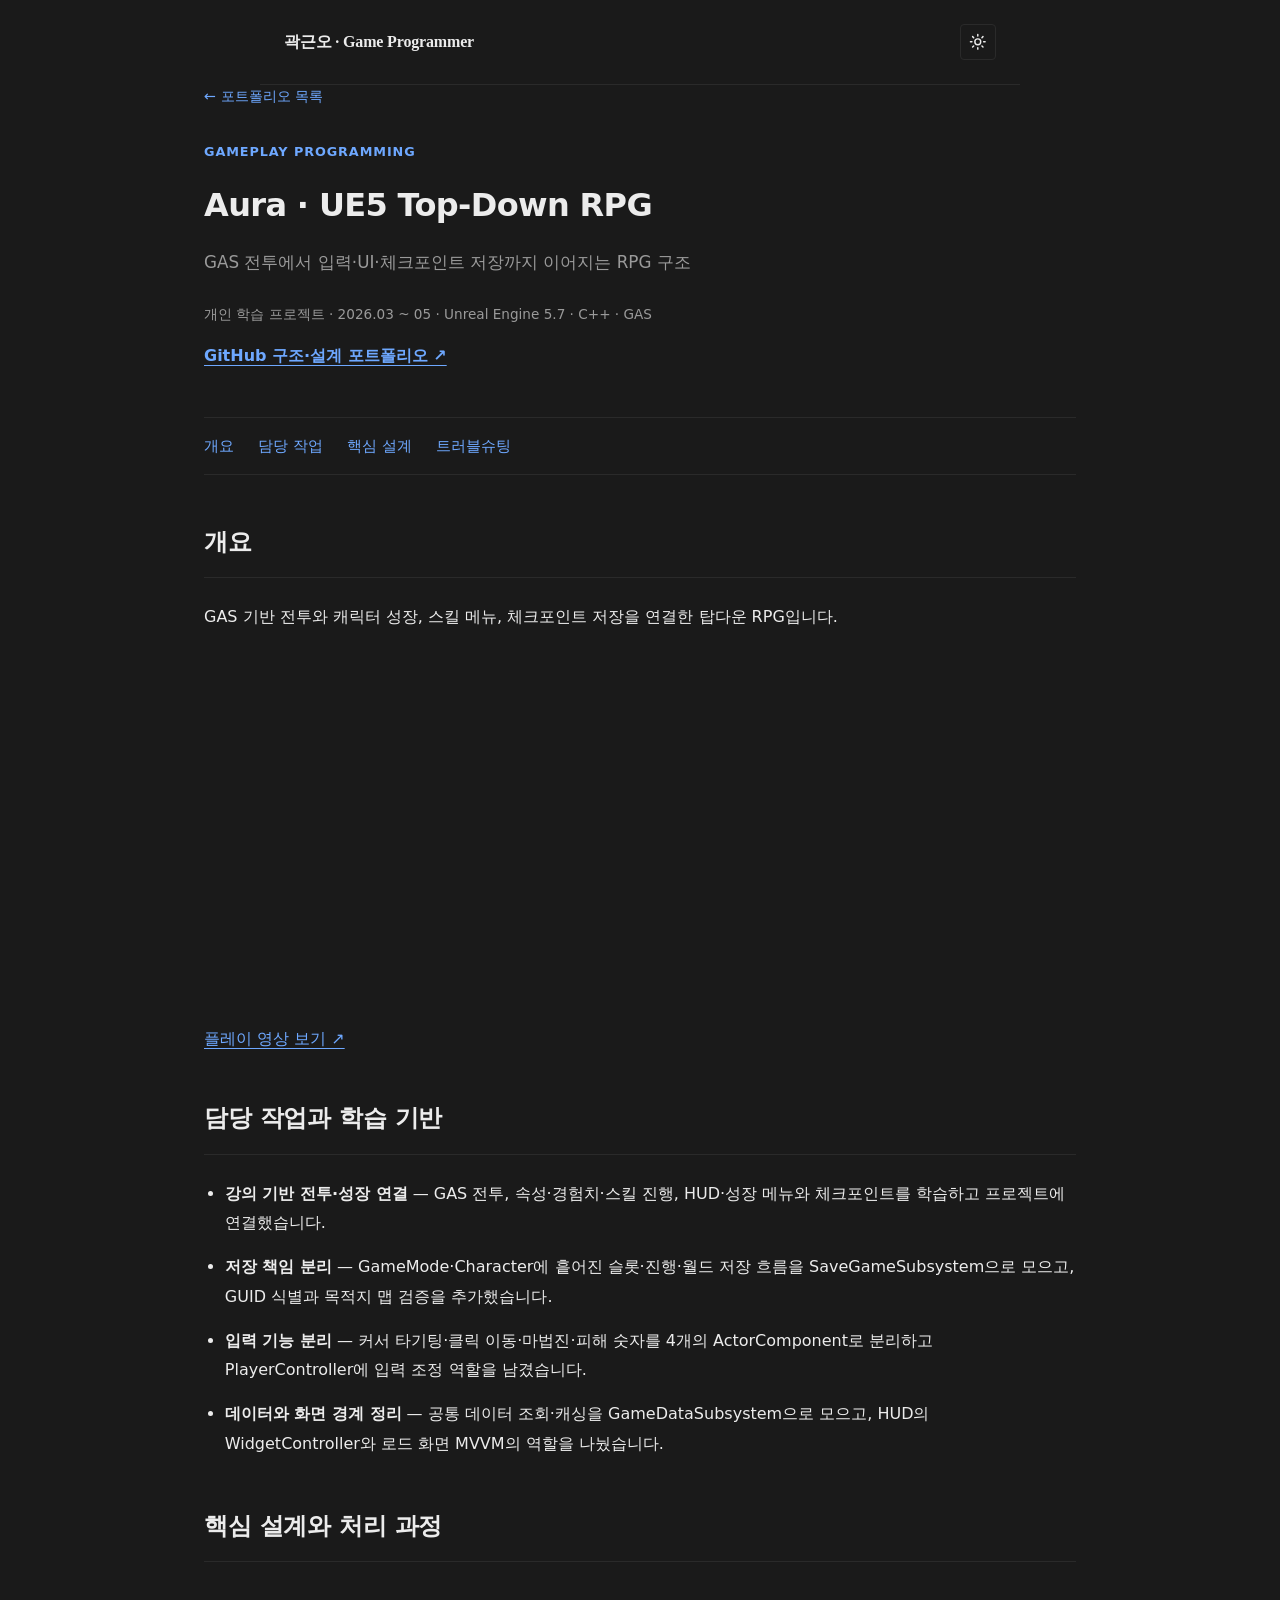
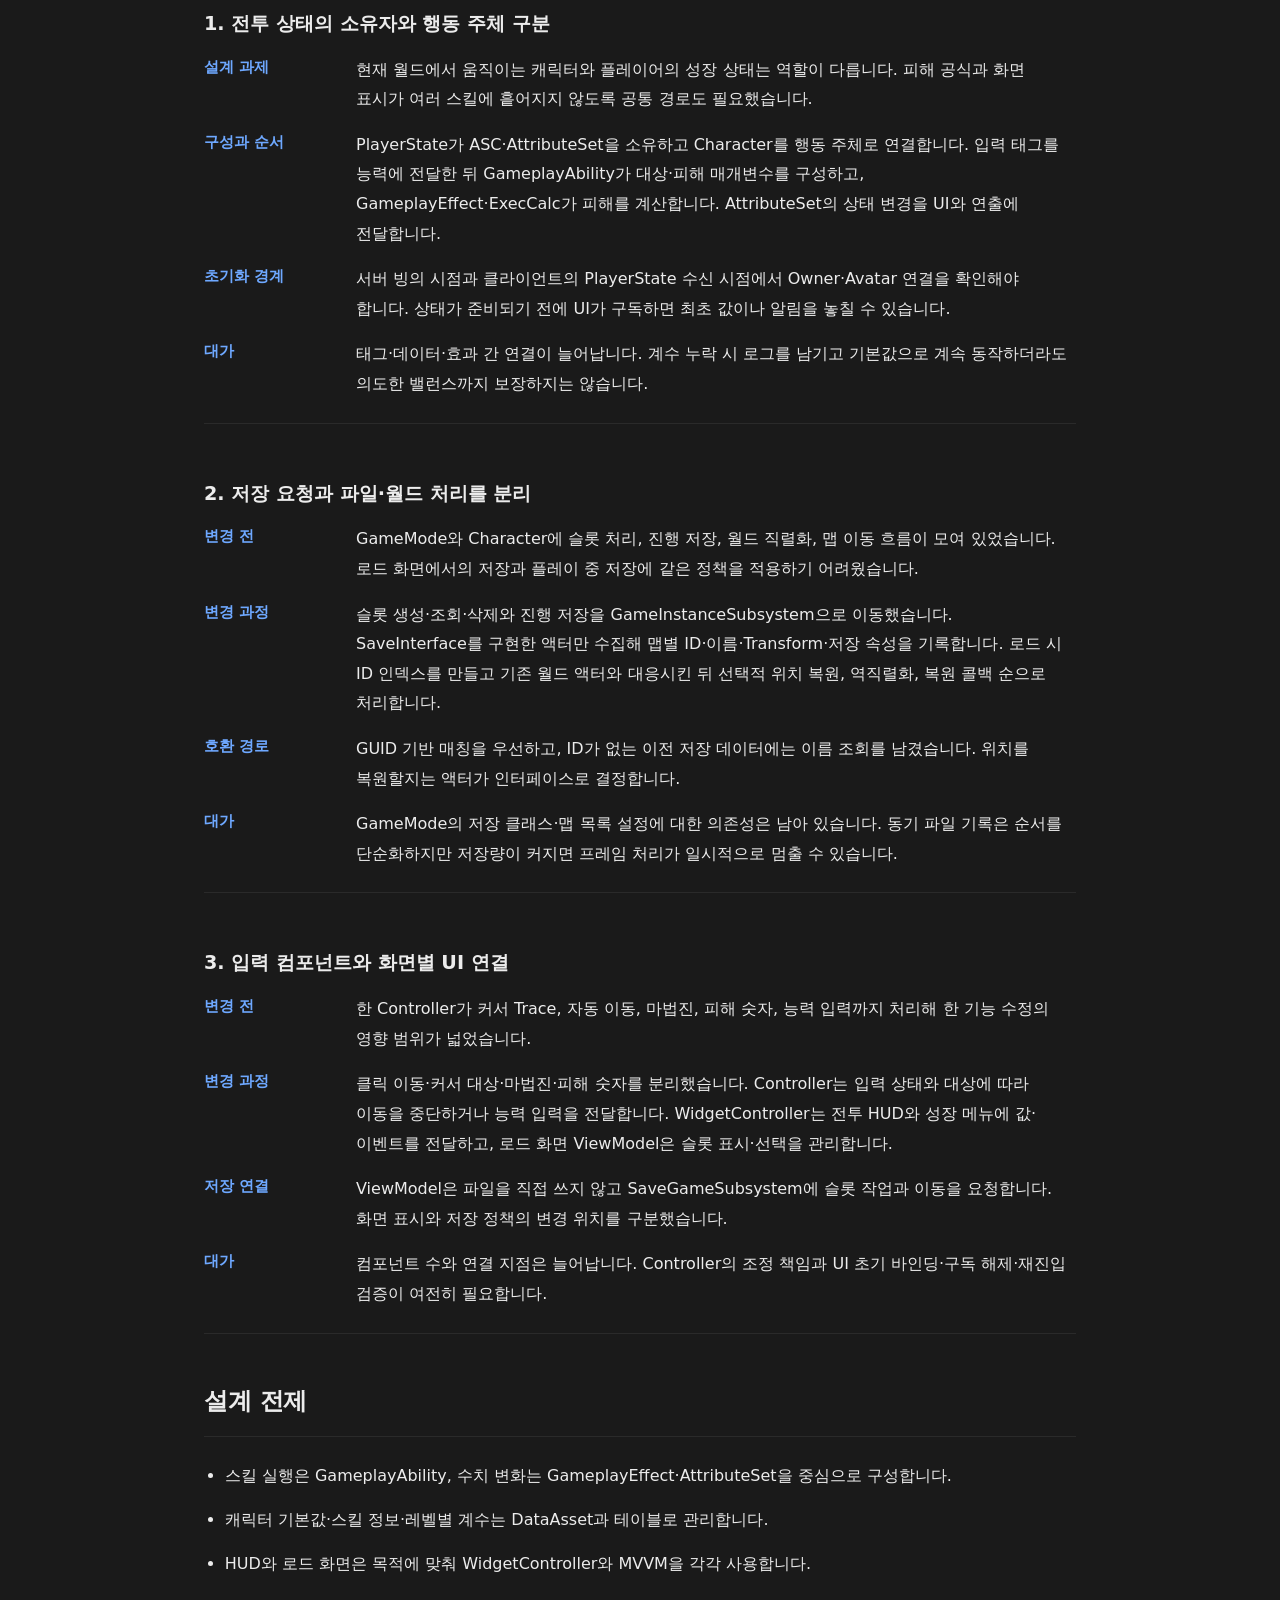
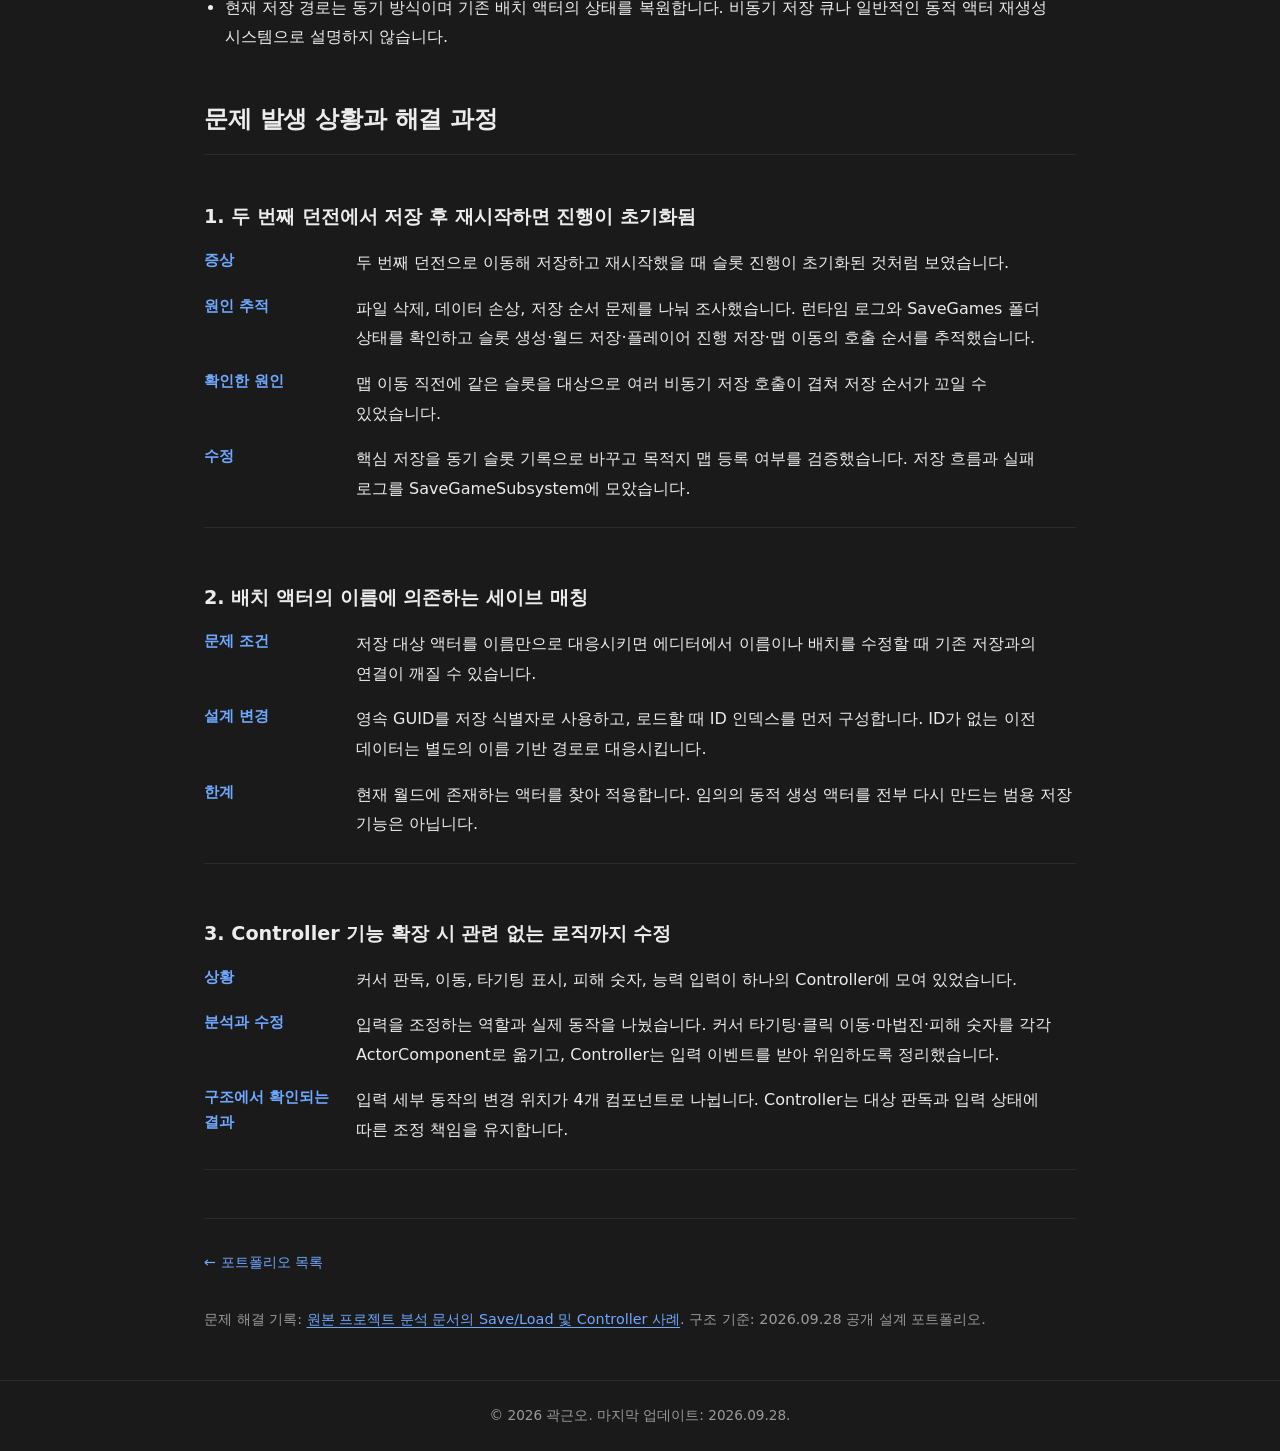
<file: projects/ue5-topdown-rpg.html>
<!DOCTYPE html>
<html lang="ko">
<head>
  <meta charset="UTF-8">
  <meta name="viewport" content="width=device-width, initial-scale=1">
  <title>Aura · UE5 Top-Down RPG · 곽근오 포트폴리오</title>
  <link rel="stylesheet" href="../assets/css/tokens.css">
  <link rel="stylesheet" href="../assets/css/main.css">
  <script>
    (function() {
      const THEME_KEY = 'theme';
      const DARK_THEME = 'dark';
      const LIGHT_THEME = 'light';
      const stored = localStorage.getItem(THEME_KEY);
      const theme = stored || DARK_THEME;
      if (theme === LIGHT_THEME) {
        document.documentElement.removeAttribute('data-theme');
      } else {
        document.documentElement.setAttribute('data-theme', DARK_THEME);
      }
    })();
  </script>
</head>
<body>
  <header>
    <a href="../index.html" class="brand">곽근오 · Game Programmer</a>
    <button class="theme-toggle" type="button" aria-label="테마 전환">
      <svg class="icon icon-sun" viewBox="0 0 24 24" fill="none" stroke="currentColor" stroke-width="2" stroke-linecap="round" stroke-linejoin="round" aria-hidden="true">
        <circle cx="12" cy="12" r="4"/>
        <path d="M12 2v2M12 20v2M4.93 4.93l1.41 1.41M17.66 17.66l1.41 1.41M2 12h2M20 12h2M4.93 19.07l1.41-1.41M17.66 6.34l1.41-1.41"/>
      </svg>
      <svg class="icon icon-moon" viewBox="0 0 24 24" fill="none" stroke="currentColor" stroke-width="2" stroke-linecap="round" stroke-linejoin="round" aria-hidden="true">
        <path d="M21 12.79A9 9 0 1 1 11.21 3 7 7 0 0 0 21 12.79z"/>
      </svg>
    </button>
  </header>

  <main class="design-portfolio">
    <div class="breadcrumb"><a href="../portfolio.html">← 포트폴리오 목록</a>
    </div>
    <article class="project-hero">
    <p class="eyebrow">GAMEPLAY PROGRAMMING</p>
    <h1>Aura · UE5 Top-Down RPG</h1>
    <p class="project-tagline">GAS 전투에서 입력·UI·체크포인트 저장까지 이어지는 RPG 구조</p>
    <p class="project-meta">개인 학습 프로젝트 · 2026.03 ~ 05 · Unreal Engine 5.7 · C++ · GAS</p><a class="portfolio-source" href="https://github.com/Hato-1998/UE5TopDownRPG-Portfolio">GitHub 구조·설계 포트폴리오 ↗</a>
    </article>
    <nav class="project-nav" aria-label="프로젝트 목차"><a href="#overview">개요</a><a href="#work">담당 작업</a><a href="#process">핵심 설계</a><a href="#troubleshooting">트러블슈팅</a>
    </nav>
    <section id="overview">
    <h2>개요</h2>
    <p>GAS 기반 전투와 캐릭터 성장, 스킬 메뉴, 체크포인트 저장을 연결한 탑다운 RPG입니다.</p>
    <div class="project-demo"><iframe loading="lazy" src="https://www.youtube-nocookie.com/embed/M6sWZnHQJJM" title="Aura RPG 플레이 데모" allow="accelerometer; autoplay; clipboard-write; encrypted-media; gyroscope; picture-in-picture" allowfullscreen></iframe><a href="https://youtu.be/M6sWZnHQJJM">플레이 영상 보기 ↗</a>
    </div>
    </section>

    <section id="work">
    <h2>담당 작업과 학습 기반</h2>
<ul class="design-list">
    <li><strong>강의 기반 전투·성장 연결</strong> — GAS 전투, 속성·경험치·스킬 진행, HUD·성장 메뉴와 체크포인트를 학습하고 프로젝트에 연결했습니다.</li>
    <li><strong>저장 책임 분리</strong> — GameMode·Character에 흩어진 슬롯·진행·월드 저장 흐름을 SaveGameSubsystem으로 모으고, GUID 식별과 목적지 맵 검증을 추가했습니다.</li>
    <li><strong>입력 기능 분리</strong> — 커서 타기팅·클릭 이동·마법진·피해 숫자를 4개의 ActorComponent로 분리하고 PlayerController에 입력 조정 역할을 남겼습니다.</li>
    <li><strong>데이터와 화면 경계 정리</strong> — 공통 데이터 조회·캐싱을 GameDataSubsystem으로 모으고, HUD의 WidgetController와 로드 화면 MVVM의 역할을 나눴습니다.</li>
    </ul>
    </section>

    <section id="process">
    <h2>핵심 설계와 처리 과정</h2>
<article class="contribution-section">
    <h3>1. 전투 상태의 소유자와 행동 주체 구분</h3>
    <dl class="case-record">
    <dt>설계 과제</dt>
    <dd>현재 월드에서 움직이는 캐릭터와 플레이어의 성장 상태는 역할이 다릅니다. 피해 공식과 화면 표시가 여러 스킬에 흩어지지 않도록 공통 경로도 필요했습니다.</dd>
    <dt>구성과 순서</dt>
    <dd>PlayerState가 ASC·AttributeSet을 소유하고 Character를 행동 주체로 연결합니다. 입력 태그를 능력에 전달한 뒤 GameplayAbility가 대상·피해 매개변수를 구성하고, GameplayEffect·ExecCalc가 피해를 계산합니다. AttributeSet의 상태 변경을 UI와 연출에 전달합니다.</dd>
    <dt>초기화 경계</dt>
    <dd>서버 빙의 시점과 클라이언트의 PlayerState 수신 시점에서 Owner·Avatar 연결을 확인해야 합니다. 상태가 준비되기 전에 UI가 구독하면 최초 값이나 알림을 놓칠 수 있습니다.</dd>
    <dt>대가</dt>
    <dd>태그·데이터·효과 간 연결이 늘어납니다. 계수 누락 시 로그를 남기고 기본값으로 계속 동작하더라도 의도한 밸런스까지 보장하지는 않습니다.</dd>
    </dl>
    </article>
    <article class="contribution-section">
    <h3>2. 저장 요청과 파일·월드 처리를 분리</h3>
    <dl class="case-record">
    <dt>변경 전</dt>
    <dd>GameMode와 Character에 슬롯 처리, 진행 저장, 월드 직렬화, 맵 이동 흐름이 모여 있었습니다. 로드 화면에서의 저장과 플레이 중 저장에 같은 정책을 적용하기 어려웠습니다.</dd>
    <dt>변경 과정</dt>
    <dd>슬롯 생성·조회·삭제와 진행 저장을 GameInstanceSubsystem으로 이동했습니다. SaveInterface를 구현한 액터만 수집해 맵별 ID·이름·Transform·저장 속성을 기록합니다. 로드 시 ID 인덱스를 만들고 기존 월드 액터와 대응시킨 뒤 선택적 위치 복원, 역직렬화, 복원 콜백 순으로 처리합니다.</dd>
    <dt>호환 경로</dt>
    <dd>GUID 기반 매칭을 우선하고, ID가 없는 이전 저장 데이터에는 이름 조회를 남겼습니다. 위치를 복원할지는 액터가 인터페이스로 결정합니다.</dd>
    <dt>대가</dt>
    <dd>GameMode의 저장 클래스·맵 목록 설정에 대한 의존성은 남아 있습니다. 동기 파일 기록은 순서를 단순화하지만 저장량이 커지면 프레임 처리가 일시적으로 멈출 수 있습니다.</dd>
    </dl>
    </article>
    <article class="contribution-section">
    <h3>3. 입력 컴포넌트와 화면별 UI 연결</h3>
    <dl class="case-record">
    <dt>변경 전</dt>
    <dd>한 Controller가 커서 Trace, 자동 이동, 마법진, 피해 숫자, 능력 입력까지 처리해 한 기능 수정의 영향 범위가 넓었습니다.</dd>
    <dt>변경 과정</dt>
    <dd>클릭 이동·커서 대상·마법진·피해 숫자를 분리했습니다. Controller는 입력 상태와 대상에 따라 이동을 중단하거나 능력 입력을 전달합니다. WidgetController는 전투 HUD와 성장 메뉴에 값·이벤트를 전달하고, 로드 화면 ViewModel은 슬롯 표시·선택을 관리합니다.</dd>
    <dt>저장 연결</dt>
    <dd>ViewModel은 파일을 직접 쓰지 않고 SaveGameSubsystem에 슬롯 작업과 이동을 요청합니다. 화면 표시와 저장 정책의 변경 위치를 구분했습니다.</dd>
    <dt>대가</dt>
    <dd>컴포넌트 수와 연결 지점은 늘어납니다. Controller의 조정 책임과 UI 초기 바인딩·구독 해제·재진입 검증이 여전히 필요합니다.</dd>
    </dl>
    </article>
    </section>

    <section id="premises">
    <h2>설계 전제</h2>
    <ul class="design-list">
    <li>스킬 실행은 GameplayAbility, 수치 변화는 GameplayEffect·AttributeSet을 중심으로 구성합니다.</li>
    <li>캐릭터 기본값·스킬 정보·레벨별 계수는 DataAsset과 테이블로 관리합니다.</li>
    <li>HUD와 로드 화면은 목적에 맞춰 WidgetController와 MVVM을 각각 사용합니다.</li>
    <li>현재 저장 경로는 동기 방식이며 기존 배치 액터의 상태를 복원합니다. 비동기 저장 큐나 일반적인 동적 액터 재생성 시스템으로 설명하지 않습니다.</li>
    </ul>
    </section>

    <section id="troubleshooting">
    <h2>문제 발생 상황과 해결 과정</h2>
    <article class="contribution-section">
    <h3>1. 두 번째 던전에서 저장 후 재시작하면 진행이 초기화됨</h3>
    <dl class="case-record">
    <dt>증상</dt>
    <dd>두 번째 던전으로 이동해 저장하고 재시작했을 때 슬롯 진행이 초기화된 것처럼 보였습니다.</dd>
    <dt>원인 추적</dt>
    <dd>파일 삭제, 데이터 손상, 저장 순서 문제를 나눠 조사했습니다. 런타임 로그와 SaveGames 폴더 상태를 확인하고 슬롯 생성·월드 저장·플레이어 진행 저장·맵 이동의 호출 순서를 추적했습니다.</dd>
    <dt>확인한 원인</dt>
    <dd>맵 이동 직전에 같은 슬롯을 대상으로 여러 비동기 저장 호출이 겹쳐 저장 순서가 꼬일 수 있었습니다.</dd>
    <dt>수정</dt>
    <dd>핵심 저장을 동기 슬롯 기록으로 바꾸고 목적지 맵 등록 여부를 검증했습니다. 저장 흐름과 실패 로그를 SaveGameSubsystem에 모았습니다.</dd>
    </dl>
    </article>
    <article class="contribution-section">
    <h3>2. 배치 액터의 이름에 의존하는 세이브 매칭</h3>
    <dl class="case-record">
    <dt>문제 조건</dt>
    <dd>저장 대상 액터를 이름만으로 대응시키면 에디터에서 이름이나 배치를 수정할 때 기존 저장과의 연결이 깨질 수 있습니다.</dd>
    <dt>설계 변경</dt>
    <dd>영속 GUID를 저장 식별자로 사용하고, 로드할 때 ID 인덱스를 먼저 구성합니다. ID가 없는 이전 데이터는 별도의 이름 기반 경로로 대응시킵니다.</dd>
    <dt>한계</dt>
    <dd>현재 월드에 존재하는 액터를 찾아 적용합니다. 임의의 동적 생성 액터를 전부 다시 만드는 범용 저장 기능은 아닙니다.</dd>
    </dl>
    </article>
    <article class="contribution-section">
    <h3>3. Controller 기능 확장 시 관련 없는 로직까지 수정</h3>
    <dl class="case-record">
    <dt>상황</dt>
    <dd>커서 판독, 이동, 타기팅 표시, 피해 숫자, 능력 입력이 하나의 Controller에 모여 있었습니다.</dd>
    <dt>분석과 수정</dt>
    <dd>입력을 조정하는 역할과 실제 동작을 나눴습니다. 커서 타기팅·클릭 이동·마법진·피해 숫자를 각각 ActorComponent로 옮기고, Controller는 입력 이벤트를 받아 위임하도록 정리했습니다.</dd>
    <dt>구조에서 확인되는 결과</dt>
    <dd>입력 세부 동작의 변경 위치가 4개 컴포넌트로 나뉩니다. Controller는 대상 판독과 입력 상태에 따른 조정 책임을 유지합니다.</dd>
    </dl>
    </article>
    </section>

    <div class="breadcrumb breadcrumb-bottom"><a href="../portfolio.html">← 포트폴리오 목록</a>
    </div>
    <p class="source-note">문제 해결 기록: <a href="https://github.com/Hato-1998/UE5TopDownRPG/blob/1f489ab7385920c76c3d870eaf12aca88389d325/Docs/Aura_Project_Portfolio_Analysis.md">원본 프로젝트 분석 문서의 Save/Load 및 Controller 사례</a>. 구조 기준: 2026.09.28 공개 설계 포트폴리오.</p>
  </main>
  <footer>
    <p>&copy; 2026 곽근오. 마지막 업데이트: 2026.09.28.</p>
    </footer>
  <script src="../assets/js/theme-toggle.js"></script>
</body>
</html>
</file>
<file: assets/css/tokens.css>
/* CSS 색상 및 타이포그래피 변수 */

:root {
  /* 라이트 모드 */
  --bg: #ffffff;
  --fg: #1f1f1f;
  --muted: #6b6b6b;
  --border: #e8e8e8;
  --accent: #2d6cdf;
  --card: #fafafa;

  /* 타이포그래피 */
  --font-sans: system-ui, "Segoe UI", Roboto, "Helvetica Neue", "Pretendard", "Noto Sans KR", sans-serif;
  --font-serif: "Nanum Myeongjo", Georgia, serif;

  /* 스페이싱 */
  --space-xs: 0.25rem;
  --space-sm: 0.5rem;
  --space-md: 1rem;
  --space-lg: 1.5rem;
  --space-xl: 2rem;
  --space-2xl: 3rem;

  /* 보더 */
  --radius-sm: 4px;
  --radius-md: 8px;
  --radius-lg: 12px;
}

:root[data-theme="dark"] {
  /* 다크 모드 */
  --bg: #1a1a1a;
  --fg: #ececec;
  --muted: #9a9a9a;
  --border: #2a2a2a;
  --accent: #6ea8ff;
  --card: #222222;
}
</file>
<file: assets/css/main.css>
/* 메인 스타일시트 */

@import url("tokens.css");

* {
  margin: 0;
  padding: 0;
  box-sizing: border-box;
}

html {
  color-scheme: light dark;
}

body {
  font-family: var(--font-sans);
  background-color: var(--bg);
  color: var(--fg);
  line-height: 1.6;
  transition: background-color 0.3s, color 0.3s;
}

/* 헤더 & 토글 */
header {
  display: flex;
  justify-content: space-between;
  align-items: center;
  padding: var(--space-lg);
  border-bottom: 1px solid var(--border);
  max-width: 760px;
  margin: 0 auto;
}

.brand {
  font-size: 1rem;
  font-weight: 600;
  font-family: var(--font-serif);
  letter-spacing: -0.01em;
  color: var(--fg);
  text-decoration: none;
}

.brand:hover {
  opacity: 0.8;
}

.theme-toggle {
  background: none;
  border: 1px solid var(--border);
  border-radius: var(--radius-sm);
  cursor: pointer;
  padding: var(--space-xs) var(--space-sm);
  color: var(--fg);
  transition: opacity 0.2s, border-color 0.2s;
  width: 2.25rem;
  height: 2.25rem;
  display: inline-flex;
  align-items: center;
  justify-content: center;
}

.theme-toggle:hover {
  border-color: var(--accent);
}

.theme-toggle svg {
  width: 1.1rem;
  height: 1.1rem;
}

/* 테마별 아이콘 토글: 다크일 때 sun, 라이트일 때 moon */
:root[data-theme="dark"] .theme-toggle .icon-moon { display: none; }
:root[data-theme="dark"] .theme-toggle .icon-sun  { display: inline; }
:root:not([data-theme="dark"]) .theme-toggle .icon-sun  { display: none; }
:root:not([data-theme="dark"]) .theme-toggle .icon-moon { display: inline; }

.theme-toggle:focus-visible {
  outline: 2px solid var(--accent);
  outline-offset: 2px;
  border-radius: var(--radius-sm);
}

/* 메인 컨테이너 */
main {
  max-width: 760px;
  margin: 0 auto;
  padding: 0 var(--space-lg);
}

/* 섹션 */
section {
  margin: var(--space-2xl) 0;
}

section > h2 {
  font-family: var(--font-serif);
  font-size: 1.5rem;
  font-weight: 600;
  margin-bottom: var(--space-lg);
  letter-spacing: -0.01em;
  border-bottom: 1px solid var(--border);
  padding-bottom: var(--space-md);
}

/* Hero 섹션 */
.hero {
  margin: var(--space-2xl) 0;
}

.hero h1 {
  font-family: var(--font-serif);
  font-size: 2.5rem;
  font-weight: 700;
  margin-bottom: var(--space-md);
  letter-spacing: -0.02em;
  line-height: 1.2;
}

.hero-meta {
  color: var(--muted);
  margin-bottom: var(--space-lg);
  font-size: 0.95rem;
}

.hero-meta span {
  margin-right: var(--space-md);
}

.hero-links {
  display: flex;
  gap: var(--space-lg);
  align-items: center;
  flex-wrap: wrap;
  margin-bottom: var(--space-lg);
}

.hero-links a {
  color: var(--accent);
  text-decoration: none;
  font-size: 0.95rem;
  transition: opacity 0.2s;
}

.hero-links a:hover {
  opacity: 0.8;
}

.hero-links a:focus-visible {
  outline: 2px solid var(--accent);
  outline-offset: 2px;
}

/* About 섹션 */
.about p {
  margin-bottom: var(--space-lg);
  color: var(--fg);
}

/* 기술 스택 */
.tech-stack {
  margin-top: var(--space-lg);
}

.tech-category {
  margin-bottom: var(--space-lg);
}

.tech-category-title {
  font-weight: 600;
  margin-bottom: var(--space-sm);
  color: var(--fg);
}

.tech-category-desc {
  color: var(--muted);
  font-size: 0.9rem;
  margin-bottom: var(--space-sm);
}

.tech-tags {
  display: flex;
  gap: var(--space-sm);
  flex-wrap: wrap;
}

.tech-tag {
  display: inline-block;
  background-color: var(--card);
  color: var(--fg);
  padding: var(--space-sm) var(--space-md);
  border-radius: var(--radius-sm);
  font-size: 0.85rem;
  border: 1px solid var(--border);
}

/* 섹션 헤더 (제목 + 우측 링크) */
.section-header {
  display: flex;
  justify-content: space-between;
  align-items: baseline;
  margin-bottom: var(--space-lg);
  border-bottom: 1px solid var(--border);
  padding-bottom: var(--space-md);
  gap: var(--space-md);
  flex-wrap: wrap;
}

.section-header h2 {
  margin-bottom: 0;
  border-bottom: none;
  padding-bottom: 0;
  font-family: var(--font-serif);
  font-size: 1.5rem;
  font-weight: 600;
  letter-spacing: -0.01em;
}

.section-link {
  color: var(--accent);
  text-decoration: none;
  font-size: 0.9rem;
  transition: opacity 0.2s;
}

.section-link:hover {
  opacity: 0.8;
}

/* 경력 표 (definition list 2열 grid) */
.career-table {
  display: grid;
  grid-template-columns: 140px 1fr;
  gap: 0;
  border: 1px solid var(--border);
  border-radius: var(--radius-md);
  overflow: hidden;
}

.career-table dt {
  background-color: var(--card);
  padding: var(--space-md) var(--space-lg);
  font-weight: 600;
  color: var(--fg);
  border-bottom: 1px solid var(--border);
  font-size: 0.95rem;
}

.career-table dd {
  padding: var(--space-md) var(--space-lg);
  color: var(--fg);
  border-bottom: 1px solid var(--border);
  font-size: 0.95rem;
  line-height: 1.7;
}

.career-table dt:last-of-type,
.career-table dd:last-of-type {
  border-bottom: none;
}

/* 포트폴리오 메인 링크 카드 */
.portfolio-link-section {
  margin-top: var(--space-2xl);
}

.portfolio-link-card {
  display: flex;
  flex-direction: column;
  gap: var(--space-xs);
  padding: var(--space-xl);
  background-color: var(--card);
  border: 1px solid var(--border);
  border-radius: var(--radius-md);
  text-decoration: none;
  color: inherit;
  position: relative;
  transition: border-color 0.2s, box-shadow 0.2s, transform 0.2s;
  cursor: pointer;
}

.portfolio-link-card:hover {
  border-color: var(--accent);
  box-shadow: 0 2px 12px rgba(0, 0, 0, 0.08);
  transform: translateY(-1px);
}

.portfolio-link-card:focus-visible {
  outline: 2px solid var(--accent);
  outline-offset: 2px;
}

.portfolio-link-title {
  font-family: var(--font-serif);
  font-size: 1.5rem;
  font-weight: 600;
  letter-spacing: -0.01em;
  color: var(--fg);
}

.portfolio-link-sub {
  color: var(--muted);
  font-size: 0.95rem;
}

.portfolio-link-arrow {
  position: absolute;
  top: var(--space-xl);
  right: var(--space-xl);
  color: var(--accent);
  font-size: 1.25rem;
  transition: transform 0.2s;
}

.portfolio-link-card:hover .portfolio-link-arrow {
  transform: translateX(3px);
}

/* 포트폴리오 그룹 (portfolio.html) */
.portfolio-group {
  margin-bottom: var(--space-2xl);
}

.portfolio-group-title {
  font-family: var(--font-serif);
  font-size: 1.25rem;
  font-weight: 600;
  letter-spacing: -0.01em;
  margin-bottom: var(--space-lg);
  padding-bottom: var(--space-sm);
  border-bottom: 1px solid var(--border);
}

/* 링크 없는 카드는 포인터/호버 제거 */
.project-card-static {
  cursor: default;
}

.project-card-static:hover {
  border-color: var(--border);
  box-shadow: none;
}

/* 경력기술서 페이지 프로젝트 불렛 리스트 */
.contribution-list {
  list-style: none;
  padding-left: 0;
}

.contribution-list li {
  position: relative;
  padding-left: var(--space-lg);
  margin-bottom: var(--space-md);
  color: var(--fg);
  line-height: 1.7;
}

.contribution-list li:before {
  content: "•";
  position: absolute;
  left: var(--space-sm);
  color: var(--accent);
  font-weight: bold;
}

.contribution-section h3 a {
  color: var(--fg);
  text-decoration: none;
  transition: color 0.2s;
}

.contribution-section h3 a:hover {
  color: var(--accent);
}

/* Career 섹션 */
.career-item {
  margin-bottom: var(--space-lg);
}

.career-header {
  font-weight: 600;
  font-size: 1.05rem;
  margin-bottom: var(--space-sm);
}

.career-meta {
  color: var(--muted);
  font-size: 0.9rem;
  margin-bottom: var(--space-md);
}

.career-item ul {
  list-style: none;
  padding-left: var(--space-md);
}

.career-item li {
  color: var(--fg);
  margin-bottom: var(--space-sm);
  position: relative;
  padding-left: var(--space-md);
}

.career-item li:before {
  content: "•";
  position: absolute;
  left: 0;
  color: var(--accent);
}

/* 프로젝트 그리드 */
.projects-grid {
  display: grid;
  grid-template-columns: repeat(2, 1fr);
  gap: var(--space-lg);
  margin-top: var(--space-lg);
}

.project-card {
  background-color: var(--card);
  border: 1px solid var(--border);
  border-radius: var(--radius-md);
  padding: var(--space-lg);
  transition: border-color 0.2s, box-shadow 0.2s;
  text-decoration: none;
  color: inherit;
  display: flex;
  flex-direction: column;
}

a.project-card {
  cursor: pointer;
}

a.project-card:hover {
  border-color: var(--accent);
  box-shadow: 0 2px 8px rgba(0, 0, 0, 0.1);
}

.project-card:focus-visible {
  outline: 2px solid var(--accent);
  outline-offset: 2px;
}

.project-card h3 {
  font-family: var(--font-serif);
  font-size: 1.1rem;
  font-weight: 600;
  margin-bottom: var(--space-sm);
  letter-spacing: -0.01em;
}

.project-card .tagline {
  color: var(--muted);
  font-size: 0.9rem;
  margin-bottom: var(--space-md);
}

.project-meta {
  color: var(--muted);
  font-size: 0.85rem;
  margin-bottom: var(--space-md);
  display: flex;
  flex-wrap: wrap;
  gap: var(--space-sm);
}

.project-meta span {
  display: flex;
  align-items: center;
}

.project-description {
  color: var(--fg);
  font-size: 0.9rem;
  line-height: 1.5;
}

.project-image {
  width: 100%;
  height: auto;
  margin-top: var(--space-md);
  border-radius: var(--radius-sm);
}

/* 교육 섹션 */
.education-item {
  margin-bottom: var(--space-lg);
}

.education-item h3 {
  font-weight: 600;
  margin-bottom: var(--space-sm);
}

.education-meta {
  color: var(--muted);
  font-size: 0.9rem;
}

/* 푸터 */
footer {
  border-top: 1px solid var(--border);
  padding: var(--space-lg) 0;
  margin-top: var(--space-2xl);
  color: var(--muted);
  font-size: 0.85rem;
  text-align: center;
}

/* 상세 페이지 공통 */
.breadcrumb {
  font-size: 0.9rem;
  margin-bottom: var(--space-xl);
}

.breadcrumb-bottom {
  margin-top: var(--space-2xl);
  padding-top: var(--space-xl);
  border-top: 1px solid var(--border);
}

.breadcrumb a {
  color: var(--accent);
  text-decoration: none;
}

.breadcrumb a:hover {
  opacity: 0.8;
}

.breadcrumb a:focus-visible {
  outline: 2px solid var(--accent);
  outline-offset: 2px;
}

.project-hero {
  margin-bottom: var(--space-2xl);
}

.project-hero h1 {
  font-family: var(--font-serif);
  font-size: 2rem;
  font-weight: 700;
  margin-bottom: var(--space-md);
  letter-spacing: -0.02em;
}

.project-tagline {
  color: var(--muted);
  font-size: 1.05rem;
  margin-bottom: var(--space-lg);
  font-style: italic;
}

.project-meta-detail {
  display: flex;
  gap: var(--space-lg);
  flex-wrap: wrap;
  margin-bottom: var(--space-lg);
  font-size: 0.9rem;
}

.project-meta-item {
  display: flex;
  flex-direction: column;
}

.project-meta-label {
  color: var(--muted);
  font-size: 0.85rem;
  margin-bottom: var(--space-xs);
}

.project-overview {
  margin-bottom: var(--space-xl);
}

.project-overview p {
  margin-bottom: var(--space-lg);
  color: var(--fg);
}

.key-contributions {
  margin-bottom: var(--space-xl);
}

.contribution-section {
  margin-bottom: var(--space-xl);
}

.contribution-section h3 {
  font-weight: 600;
  margin-bottom: var(--space-md);
}

.contribution-section p {
  margin-bottom: var(--space-md);
  color: var(--fg);
}

.contribution-section p.aux {
  color: var(--muted);
  font-size: 0.95rem;
  font-style: italic;
}

.tech-used {
  display: flex;
  gap: var(--space-sm);
  flex-wrap: wrap;
  margin-bottom: var(--space-xl);
}

.tech-chip {
  background-color: var(--card);
  color: var(--fg);
  padding: var(--space-sm) var(--space-md);
  border-radius: var(--radius-sm);
  font-size: 0.85rem;
  border: 1px solid var(--border);
}

/* 반응형 */
@media (max-width: 640px) {
  body {
    font-size: 16px;
  }

  main {
    padding: 0 var(--space-md);
  }

  header {
    padding: var(--space-md) 0;
  }

  .hero h1 {
    font-size: 1.8rem;
  }

  section > h2 {
    font-size: 1.3rem;
  }

  .projects-grid {
    grid-template-columns: 1fr;
    gap: var(--space-md);
  }

  .project-card {
    padding: var(--space-md);
  }

  .hero-links {
    flex-direction: column;
    align-items: flex-start;
  }

  .project-hero h1 {
    font-size: 1.5rem;
  }

  .project-meta-detail {
    flex-direction: column;
    gap: var(--space-md);
  }

  .career-table {
    grid-template-columns: 100px 1fr;
  }

  .career-table dt,
  .career-table dd {
    padding: var(--space-sm) var(--space-md);
    font-size: 0.9rem;
  }

  .portfolio-link-card {
    padding: var(--space-lg);
  }

  .portfolio-link-arrow {
    top: var(--space-lg);
    right: var(--space-lg);
  }

  .portfolio-link-title {
    font-size: 1.2rem;
  }

  .section-header {
    flex-direction: row;
    align-items: baseline;
  }
}

/* 포커스 아웃라인 공통 */
a:focus-visible,
button:focus-visible {
  outline: 2px solid var(--accent);
  outline-offset: 2px;
}

/* 설계 포트폴리오: 긴 한글 설명과 모바일 열람 */
.design-portfolio { max-width: 920px; }
.design-portfolio p, .design-list { line-height: 1.85; word-break: keep-all; overflow-wrap: anywhere; }
.design-portfolio .project-tagline { font-style: normal; max-width: 44rem; }
.design-portfolio h1, .design-portfolio h2, .project-card h3 { font-family: var(--font-sans); }
.design-portfolio a:not(.portfolio-source) { color: var(--accent); text-underline-offset: 0.22em; }
.eyebrow, .project-category { color: var(--accent); font-size: .8rem; font-weight: 650; letter-spacing: .07em; margin-bottom: 1rem; }
.portfolio-source { display: inline-block; color: var(--accent); font-weight: 650; text-underline-offset: .25em; }
.project-nav { display: flex; gap: .75rem 1.5rem; flex-wrap: wrap; border-block: 1px solid var(--border); padding: 1rem 0; }
.project-nav a { text-decoration: none; font-size: .95rem; }
.design-case { padding: 1.5rem 0; border-bottom: 1px solid var(--border); }
.design-case:first-child { padding-top: 0; }
.design-case h3 { font-size: 1.15rem; margin-bottom: 1rem; }
.design-case p { margin-bottom: .85rem; }
.design-case p strong { color: var(--accent); margin-right: .5rem; }
.design-list { padding-left: 1.3rem; }
.design-list li { margin-bottom: .9rem; }
.architecture-flow { padding-left: 1.5rem; }
.architecture-flow li { padding: .7rem 0 .9rem .5rem; }
.architecture-flow strong, .architecture-flow span { display: block; }
.architecture-flow span { color: var(--muted); margin-top: .25rem; line-height: 1.7; }
.source-note { color: var(--muted); font-size: .9rem; margin-top: 1rem; }
.project-demo { max-width: 640px; margin: 1.5rem 0; }
.project-demo iframe { display: block; width: 100%; aspect-ratio: 16 / 9; border: 0; border-radius: var(--radius-md); margin-bottom: .6rem; }
.project-card .project-category { margin-top: 0; padding-top: .5rem; }
.project-card .project-description { line-height: 1.7; word-break: keep-all; }
a:focus-visible { outline: 2px solid var(--accent); outline-offset: 4px; }
@media (max-width: 600px) {
  .design-portfolio .project-hero h1 { font-size: 1.8rem; line-height: 1.3; }
  .design-portfolio section { margin: 2.25rem 0; }
  .design-portfolio .project-nav { gap: .7rem 1.1rem; }
}

/* 한 페이지 사례 설명: 과정, 근거, 한계를 동일한 읽기 순서로 표시 */
.design-portfolio .contribution-section { padding: 1.5rem 0; border-bottom: 1px solid var(--border); }
.design-portfolio .contribution-section h3 { font-size: 1.2rem; line-height: 1.5; word-break: keep-all; }
.case-record { display: grid; grid-template-columns: 8rem minmax(0, 1fr); gap: 1rem 1.5rem; }
.case-record dt { color: var(--accent); font-size: .95rem; font-weight: 600; }
.case-record dd { margin: 0; line-height: 1.85; word-break: keep-all; overflow-wrap: anywhere; }
.design-portfolio section { scroll-margin-top: 1.5rem; }
.design-portfolio section > p { margin-bottom: 1rem; }
@media (max-width: 600px) {
  .case-record { grid-template-columns: minmax(0, 1fr); gap: .35rem; }
  .case-record dd { margin-bottom: 1.1rem; }
  .design-portfolio .contribution-section { padding: 1rem 0; }
}
</file>
